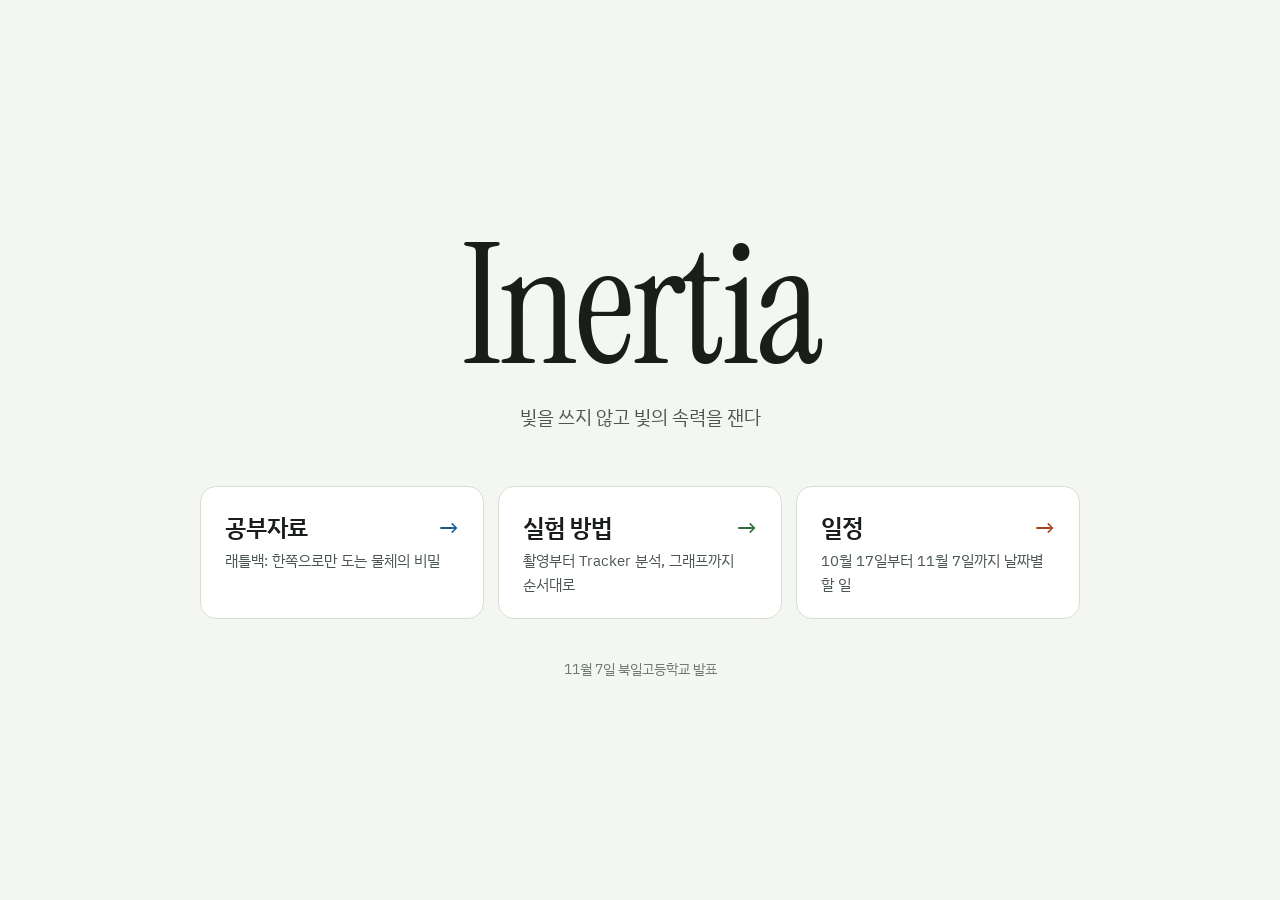
<file: index.html>
<!DOCTYPE html>
<html lang="ko">
<head>
<meta charset="utf-8">
<meta name="viewport" content="width=device-width,initial-scale=1,viewport-fit=cover">
<title>Inertia</title>
<meta name="description" content="빛을 쓰지 않고 빛의 속력을 잰다. Inertia의 학술교류 포럼 공부자료와 준비 일정.">
<meta property="og:title" content="Inertia">
<meta property="og:description" content="빛을 쓰지 않고 빛의 속력을 잰다. 공부자료와 준비 일정.">
<meta property="og:type" content="website">
<meta name="theme-color" content="#F4F6F1" media="(prefers-color-scheme: light)">
<meta name="theme-color" content="#111510" media="(prefers-color-scheme: dark)">
<link rel="icon" href="favicon.svg" type="image/svg+xml">
<link rel="preconnect" href="https://fonts.googleapis.com">
<link rel="preconnect" href="https://fonts.gstatic.com" crossorigin>
<link rel="stylesheet" href="https://fonts.googleapis.com/css2?family=Instrument+Serif&family=IBM+Plex+Sans+KR:wght@300;400;500;600&display=swap">
<script>
  // 다른 페이지에서 고른 화면 모드(라이트/다크)를 그대로 따른다
  try { var m = localStorage.getItem('inertia-theme'); if (m) document.documentElement.setAttribute('data-theme', m); } catch (e) {}
</script>
<style>
/* 이 페이지는 다른 파일 없이 혼자 그려진다. 배경색과 글자색을 한곳에서 정한다. */
:root{
  --bg:#F4F6F1; --card:#FFFFFF; --ink:#191E1A; --ink2:#4B564F; --ink3:#6F7A72; --rule:#D9DED5;
  --blue:#1B5A8B; --rust:#A6411B; --green:#2F6B3A;
  --sans:'IBM Plex Sans KR',system-ui,-apple-system,'Apple SD Gothic Neo','Malgun Gothic',sans-serif;
  --display:'Instrument Serif','Times New Roman',serif;
}
@media (prefers-color-scheme:dark){
  :root:not([data-theme="light"]){
    --bg:#111510; --card:#191E1A; --ink:#ECEFE9; --ink2:#B4BDB6; --ink3:#8E978F; --rule:#2E352F;
    --blue:#7DBBE8; --rust:#EE9A76; --green:#8FCB95;
  }
}
:root[data-theme="dark"]{
  --bg:#111510; --card:#191E1A; --ink:#ECEFE9; --ink2:#B4BDB6; --ink3:#8E978F; --rule:#2E352F;
  --blue:#7DBBE8; --rust:#EE9A76; --green:#8FCB95;
}
*{box-sizing:border-box}
html,body{margin:0;background:var(--bg);color:var(--ink)}
body{font-family:var(--sans);font-weight:400;-webkit-text-size-adjust:100%;word-break:keep-all}

.home{min-height:100vh;min-height:100svh;display:flex;flex-direction:column;align-items:center;justify-content:center;text-align:center;padding:48px 20px}
.wordmark{font-family:var(--display);font-weight:400;font-size:clamp(84px,17vw,168px);line-height:1;letter-spacing:-.02em;margin:0;color:var(--ink)}
.tag{margin:14px 0 0;font-size:clamp(16px,2.4vw,19px);color:var(--ink2)}

.choices{display:grid;grid-template-columns:repeat(3,minmax(0,1fr));gap:14px;width:100%;max-width:880px;margin-top:clamp(36px,7vh,56px)}
.choice{
  --ac:var(--blue);
  display:flex;flex-direction:column;align-items:flex-start;gap:6px;
  padding:24px 24px 22px;text-align:left;
  background:var(--card);border:1px solid var(--rule);border-radius:16px;
  color:var(--ink);text-decoration:none;
  transition:border-color .2s ease,transform .2s ease;
}
.choice.plan{--ac:var(--rust)}
.choice.exp{--ac:var(--green)}
.choice:hover,.choice:focus-visible{border-color:var(--ac);transform:translateY(-2px)}
.choice:focus-visible{outline:2px solid var(--ac);outline-offset:3px}
.choice .t{display:flex;align-items:center;justify-content:space-between;width:100%;font-size:24px;font-weight:600;letter-spacing:-.01em}
.choice .t::after{content:"\2192";font-weight:400;color:var(--ac);transition:transform .2s ease}
.choice:hover .t::after,.choice:focus-visible .t::after{transform:translateX(4px)}
.choice .d{font-size:15px;line-height:1.55;color:var(--ink2)}

.meta{margin:clamp(28px,5vh,40px) 0 0;font-size:14px;color:var(--ink3)}
.meta b{font-weight:600;color:var(--ink)}

.home>*{animation:in .6s ease both}
.home>.tag{animation-delay:.08s}
.home>.choices{animation-delay:.16s}
.home>.meta{animation-delay:.24s}
@keyframes in{from{opacity:0;transform:translateY(8px)}to{opacity:1;transform:none}}
@media (prefers-reduced-motion:reduce){.home>*{animation:none}.choice,.choice .t::after{transition:none}}
@media (max-width:760px){
  .choices{grid-template-columns:1fr;max-width:600px}
}
@media (max-width:520px){
  .choices{grid-template-columns:1fr}
  .choice{padding:20px}
}
</style>
</head>
<body>
<main class="home">
  <h1 class="wordmark">Inertia</h1>
  <p class="tag">빛을 쓰지 않고 빛의 속력을 잰다</p>

  <nav class="choices" aria-label="보고 싶은 자료 고르기">
    <a class="choice study" href="study.html">
      <span class="t">공부자료</span>
      <span class="d">래틀백: 한쪽으로만 도는 물체의 비밀</span>
    </a>
    <a class="choice exp" href="experiment.html">
      <span class="t">실험 방법</span>
      <span class="d">촬영부터 Tracker 분석, 그래프까지 순서대로</span>
    </a>
    <a class="choice plan" href="schedule.html">
      <span class="t">일정</span>
      <span class="d">10월 17일부터 11월 7일까지 날짜별 할 일</span>
    </a>
  </nav>

  <p class="meta">11월 7일 북일고등학교 발표 <b id="dday"></b></p>
</main>
<script>
  (function () {
    var t = new Date(), a = Date.UTC(t.getFullYear(), t.getMonth(), t.getDate()), b = Date.UTC(2026, 10, 7);
    var n = Math.round((b - a) / 864e5);
    document.getElementById('dday').textContent = n > 0 ? '· D-' + n : (n === 0 ? '· 오늘' : '');
  })();
</script>
</body>
</html>
</file>
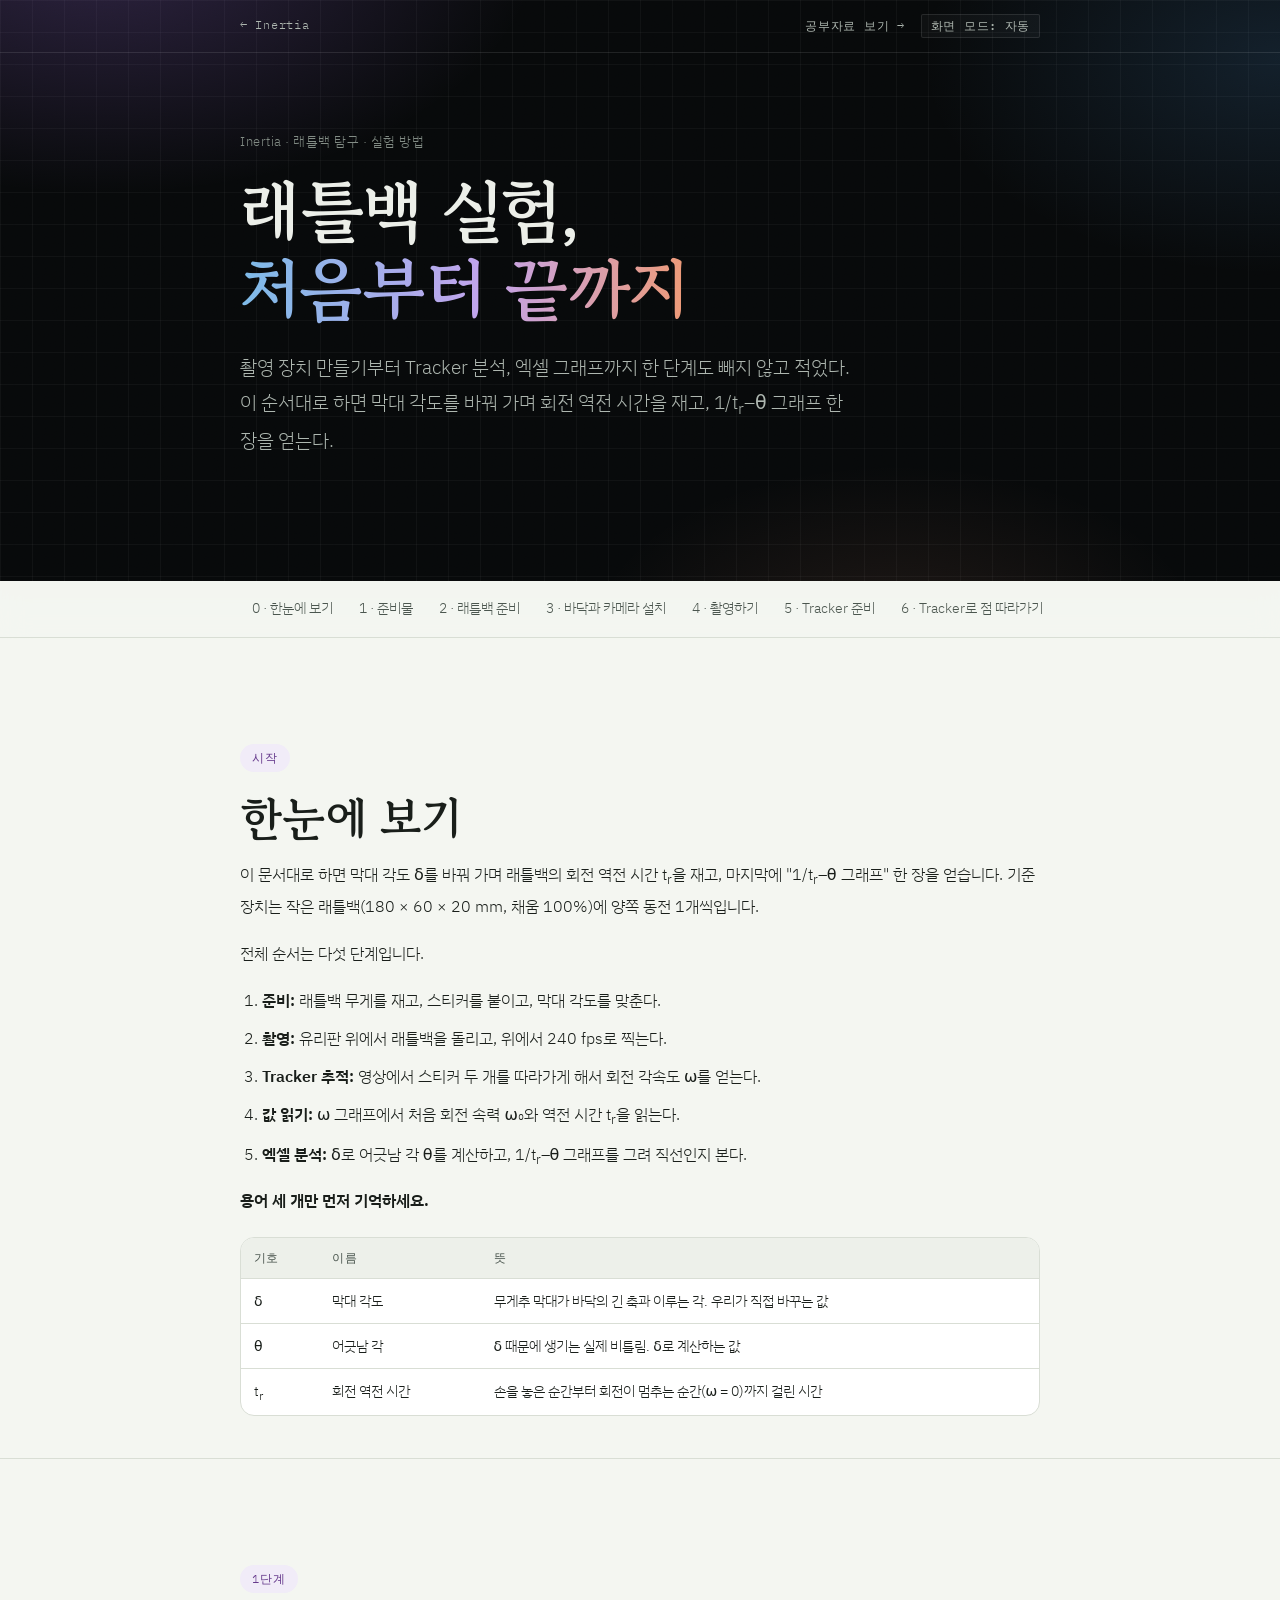
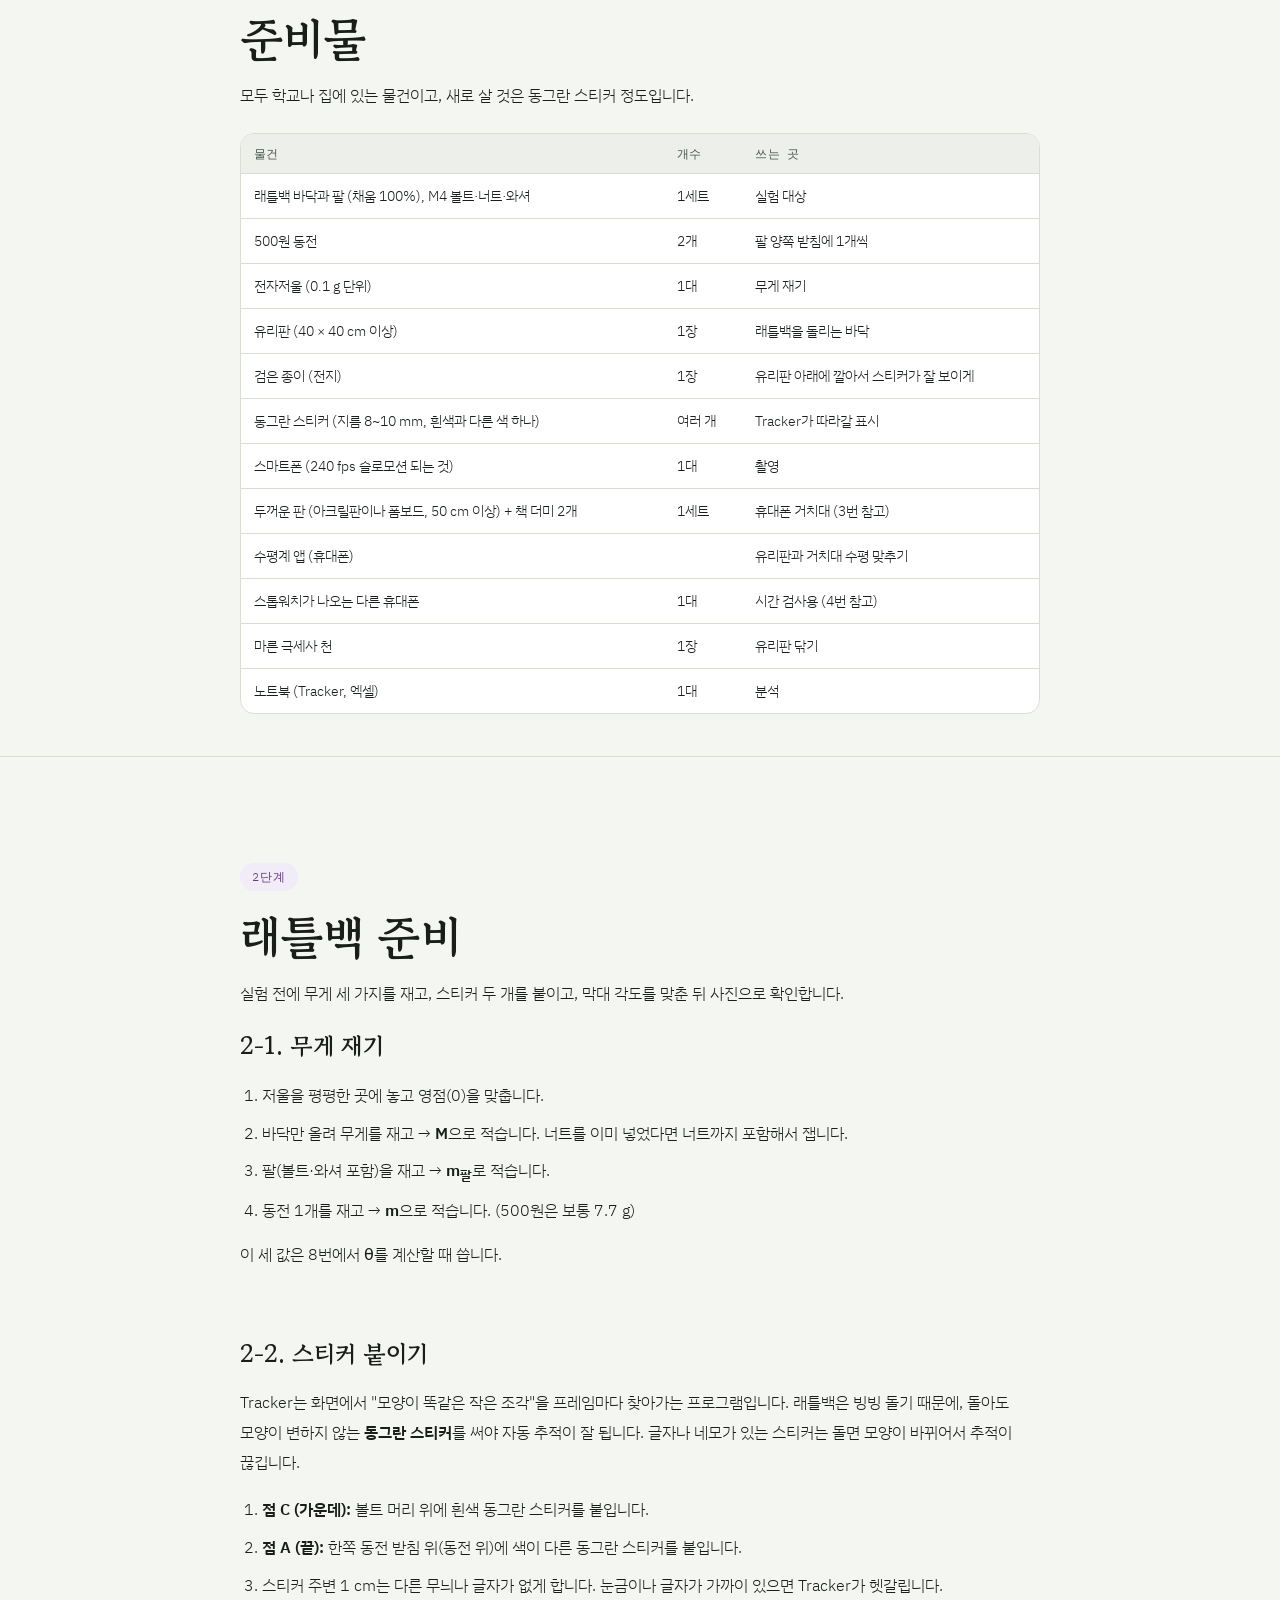
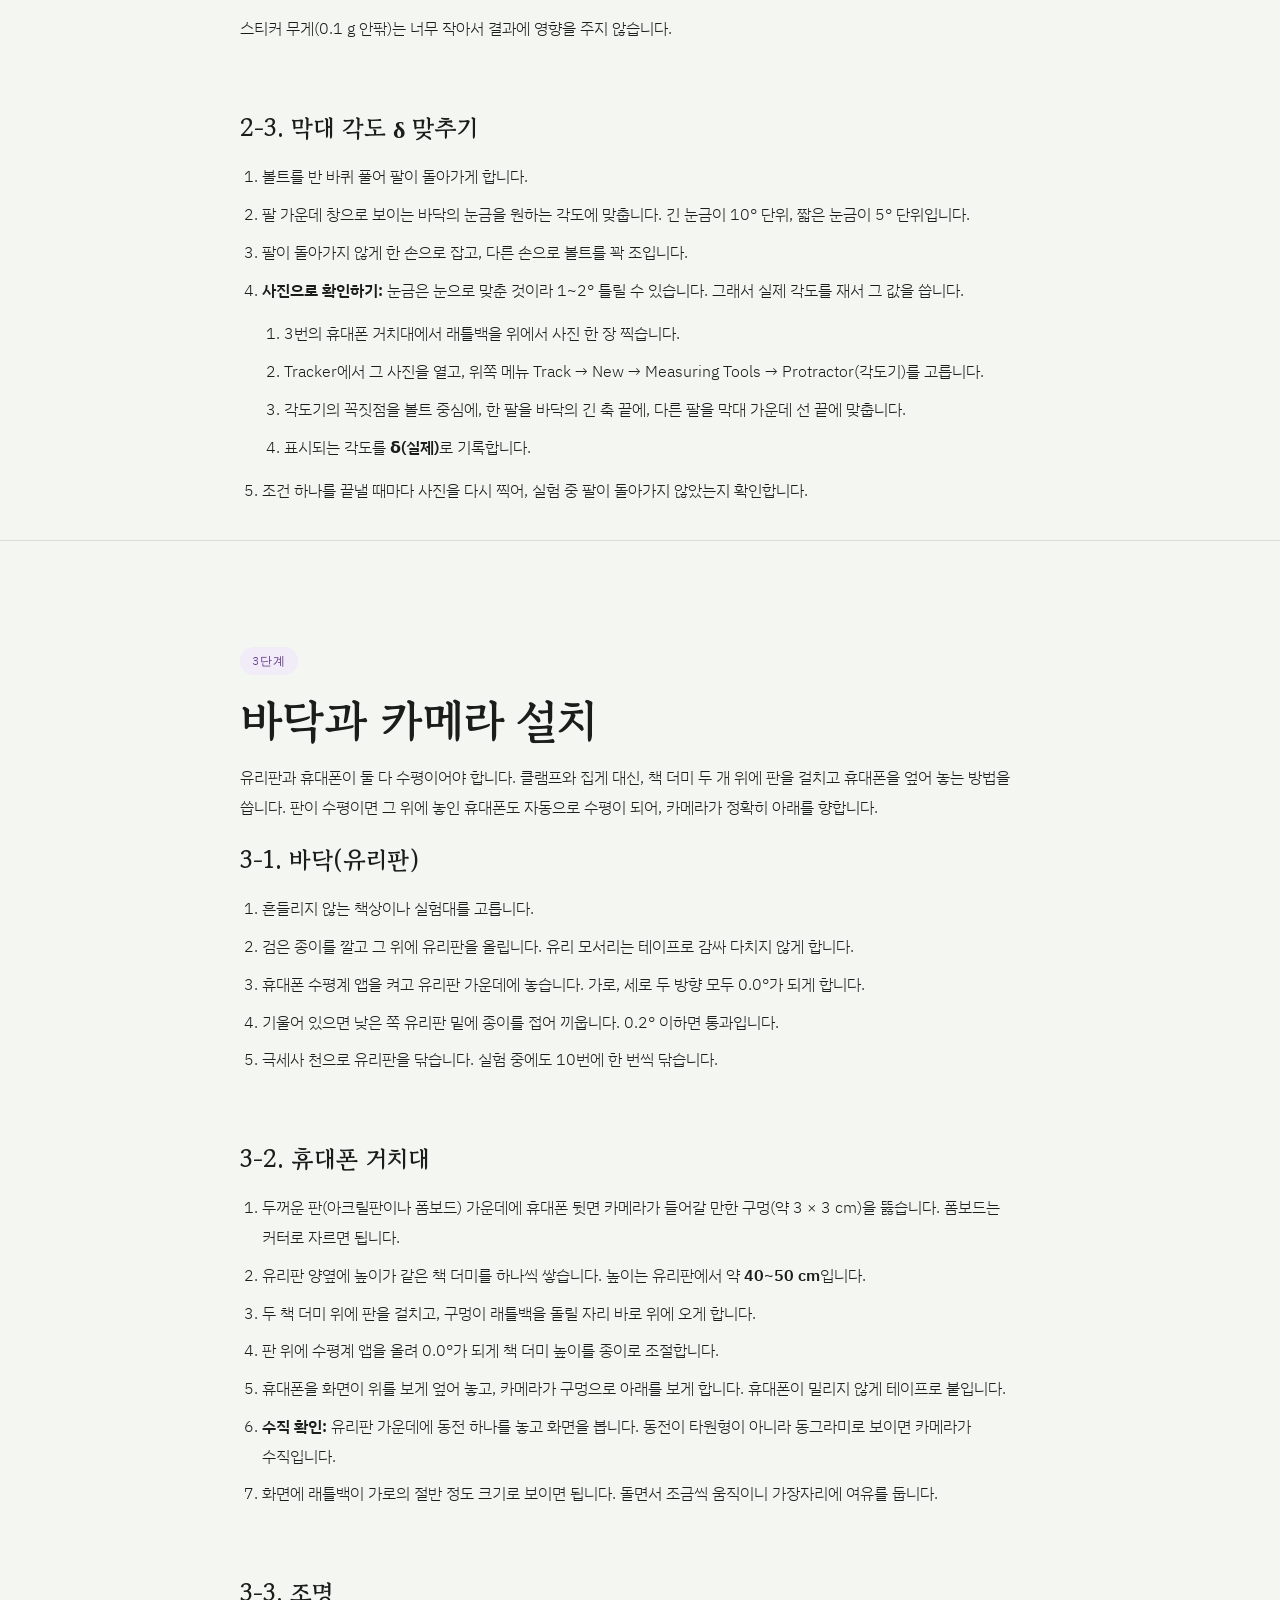
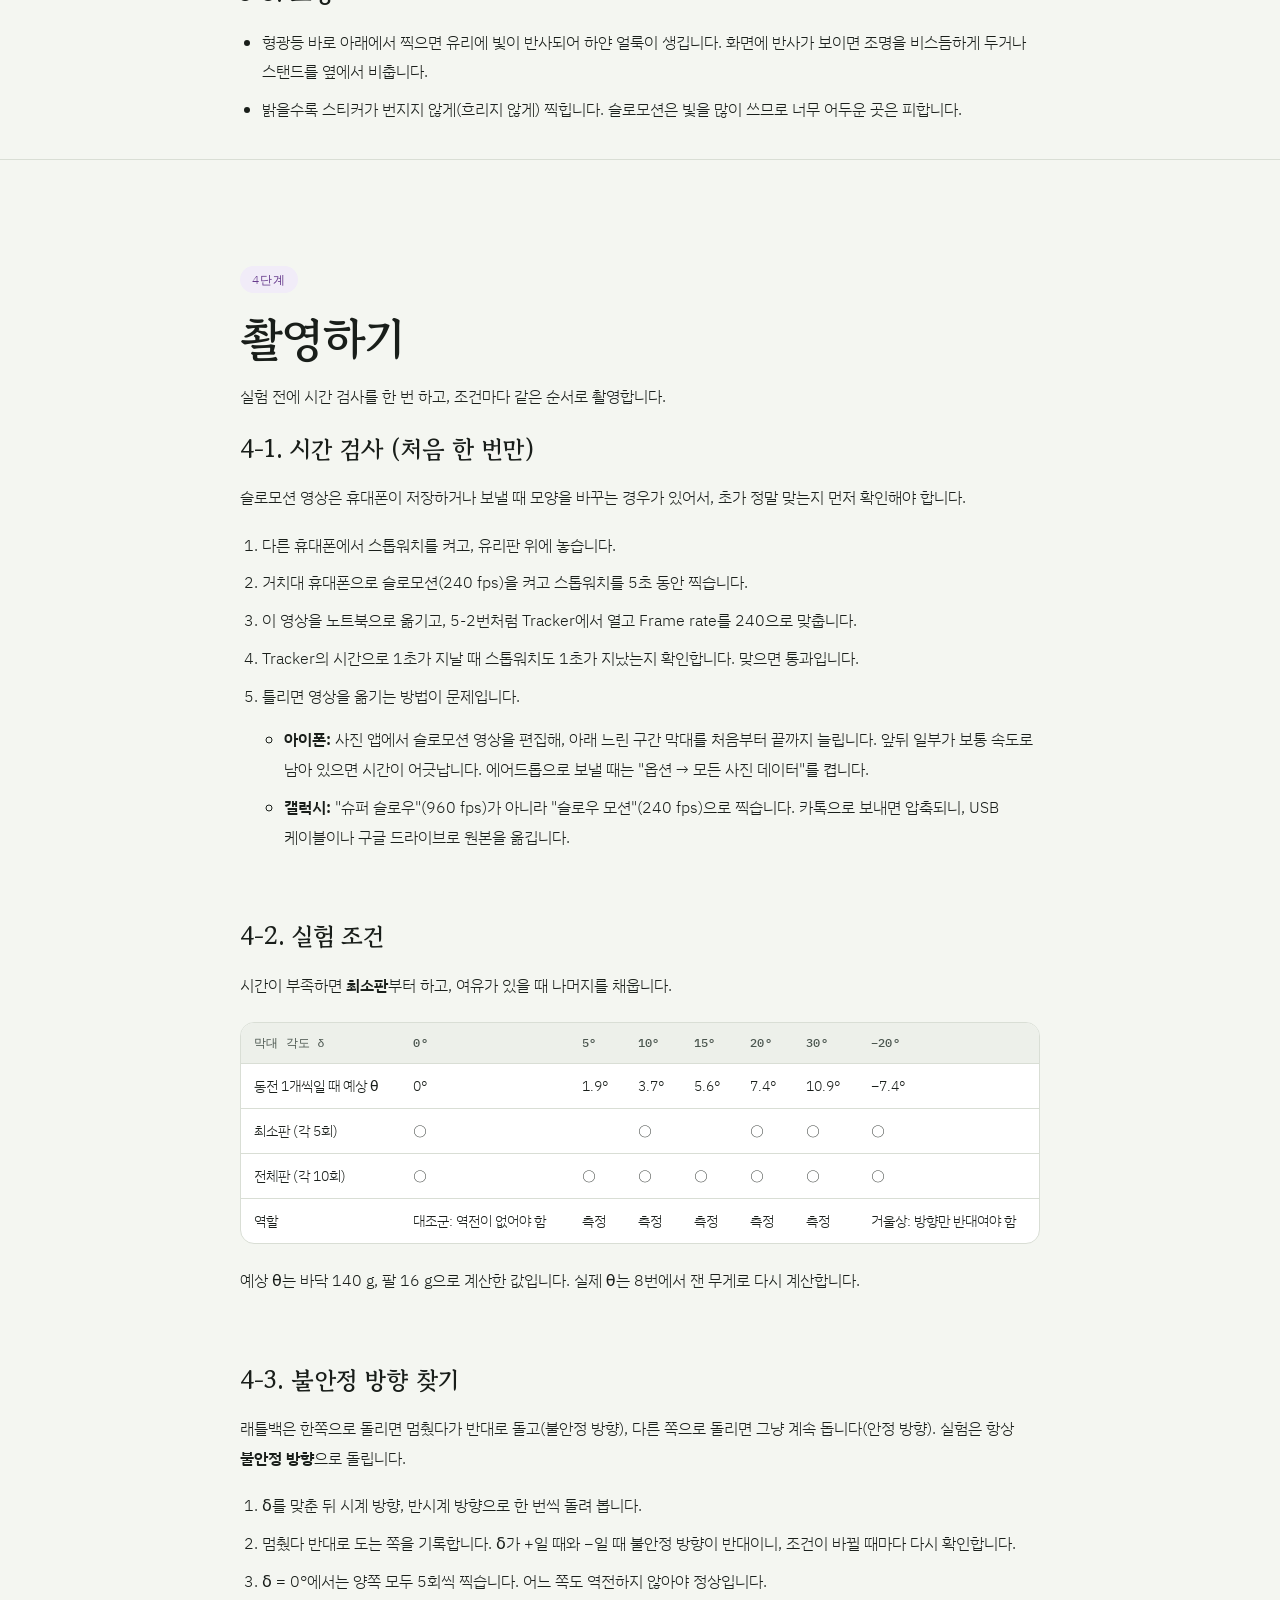
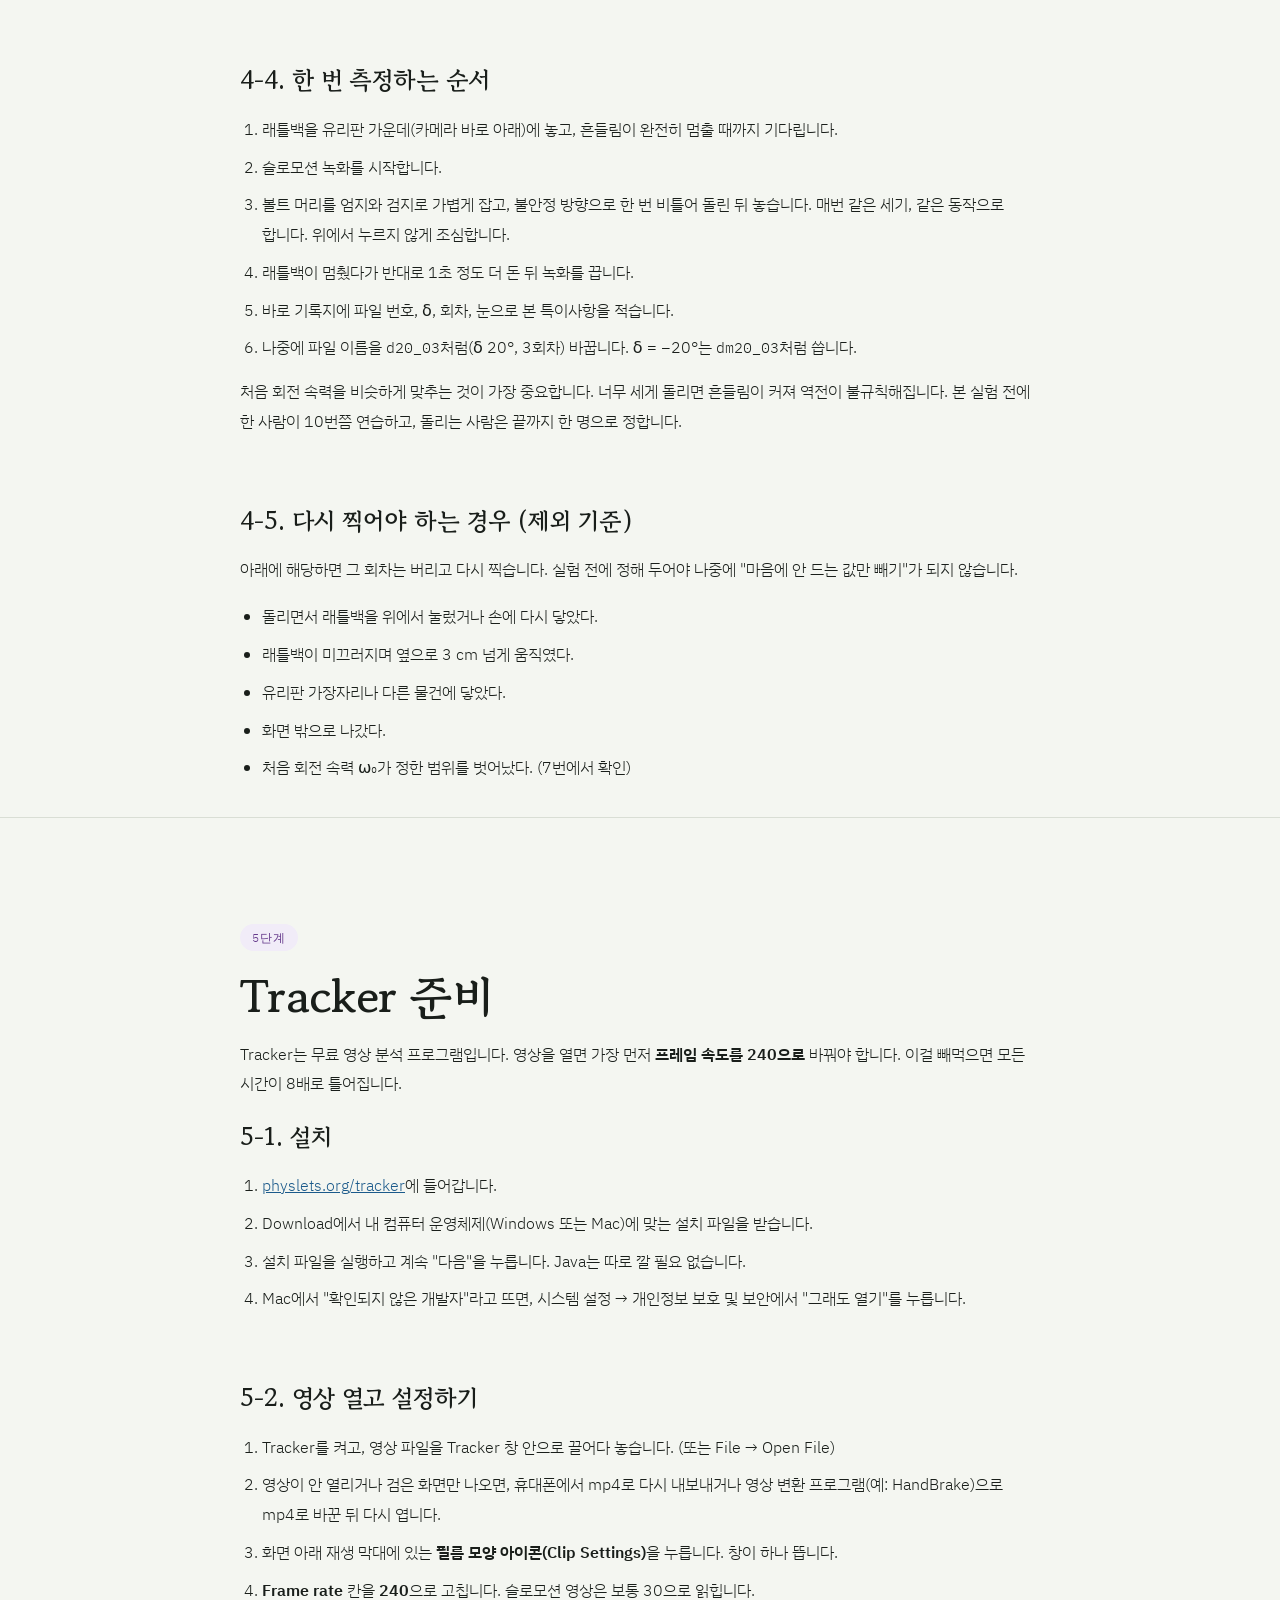
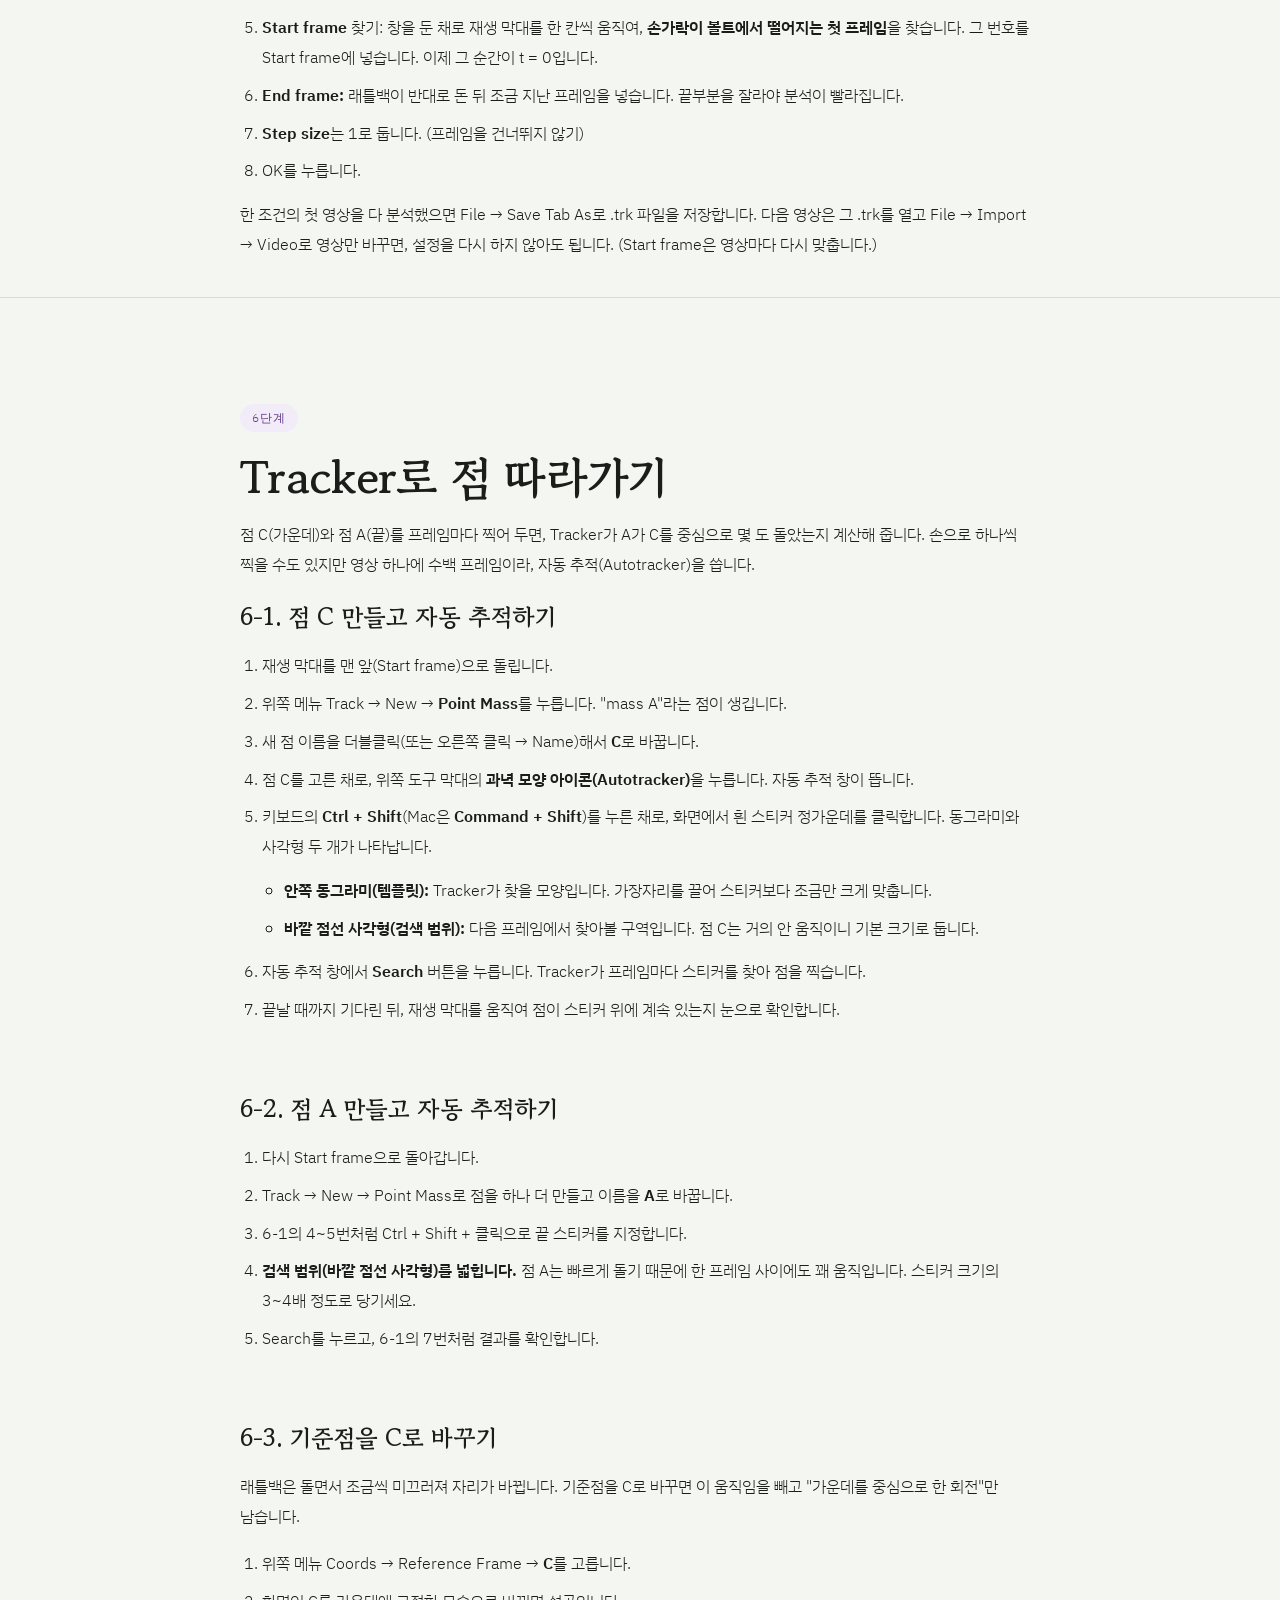
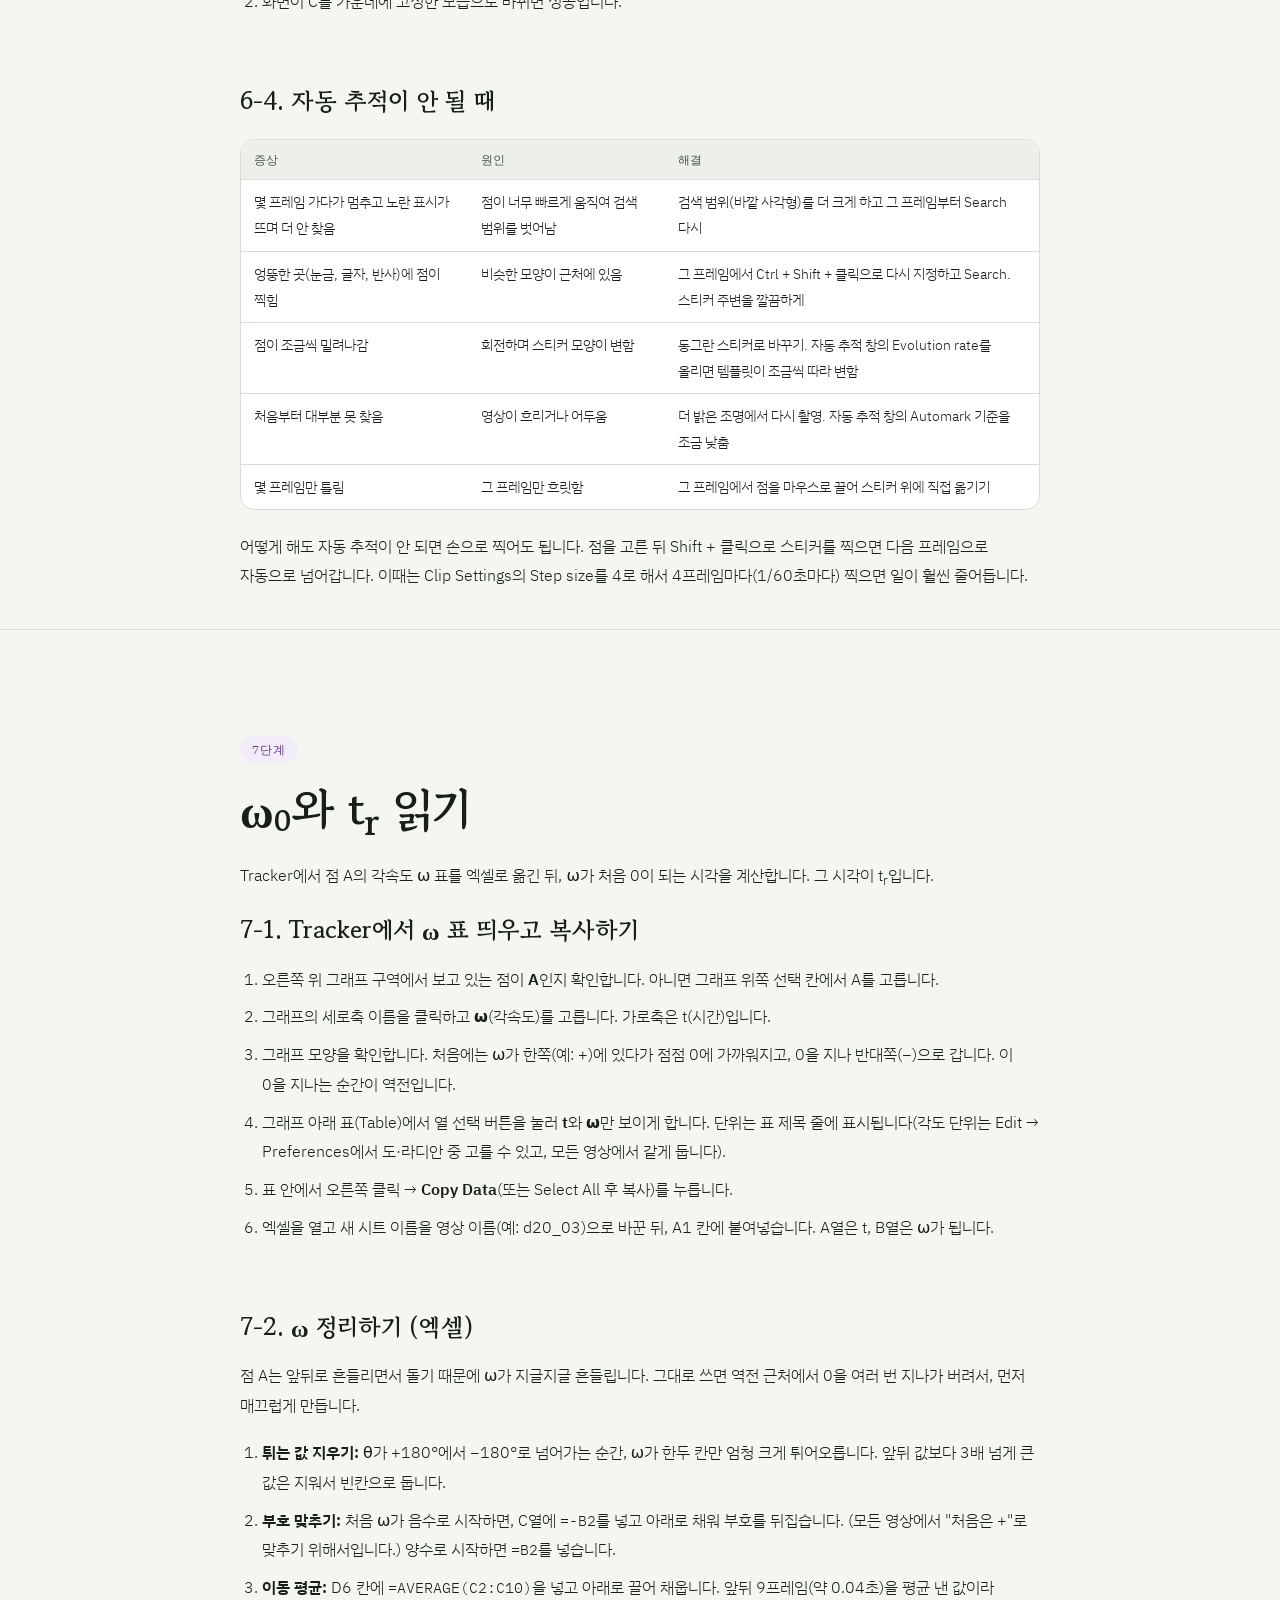
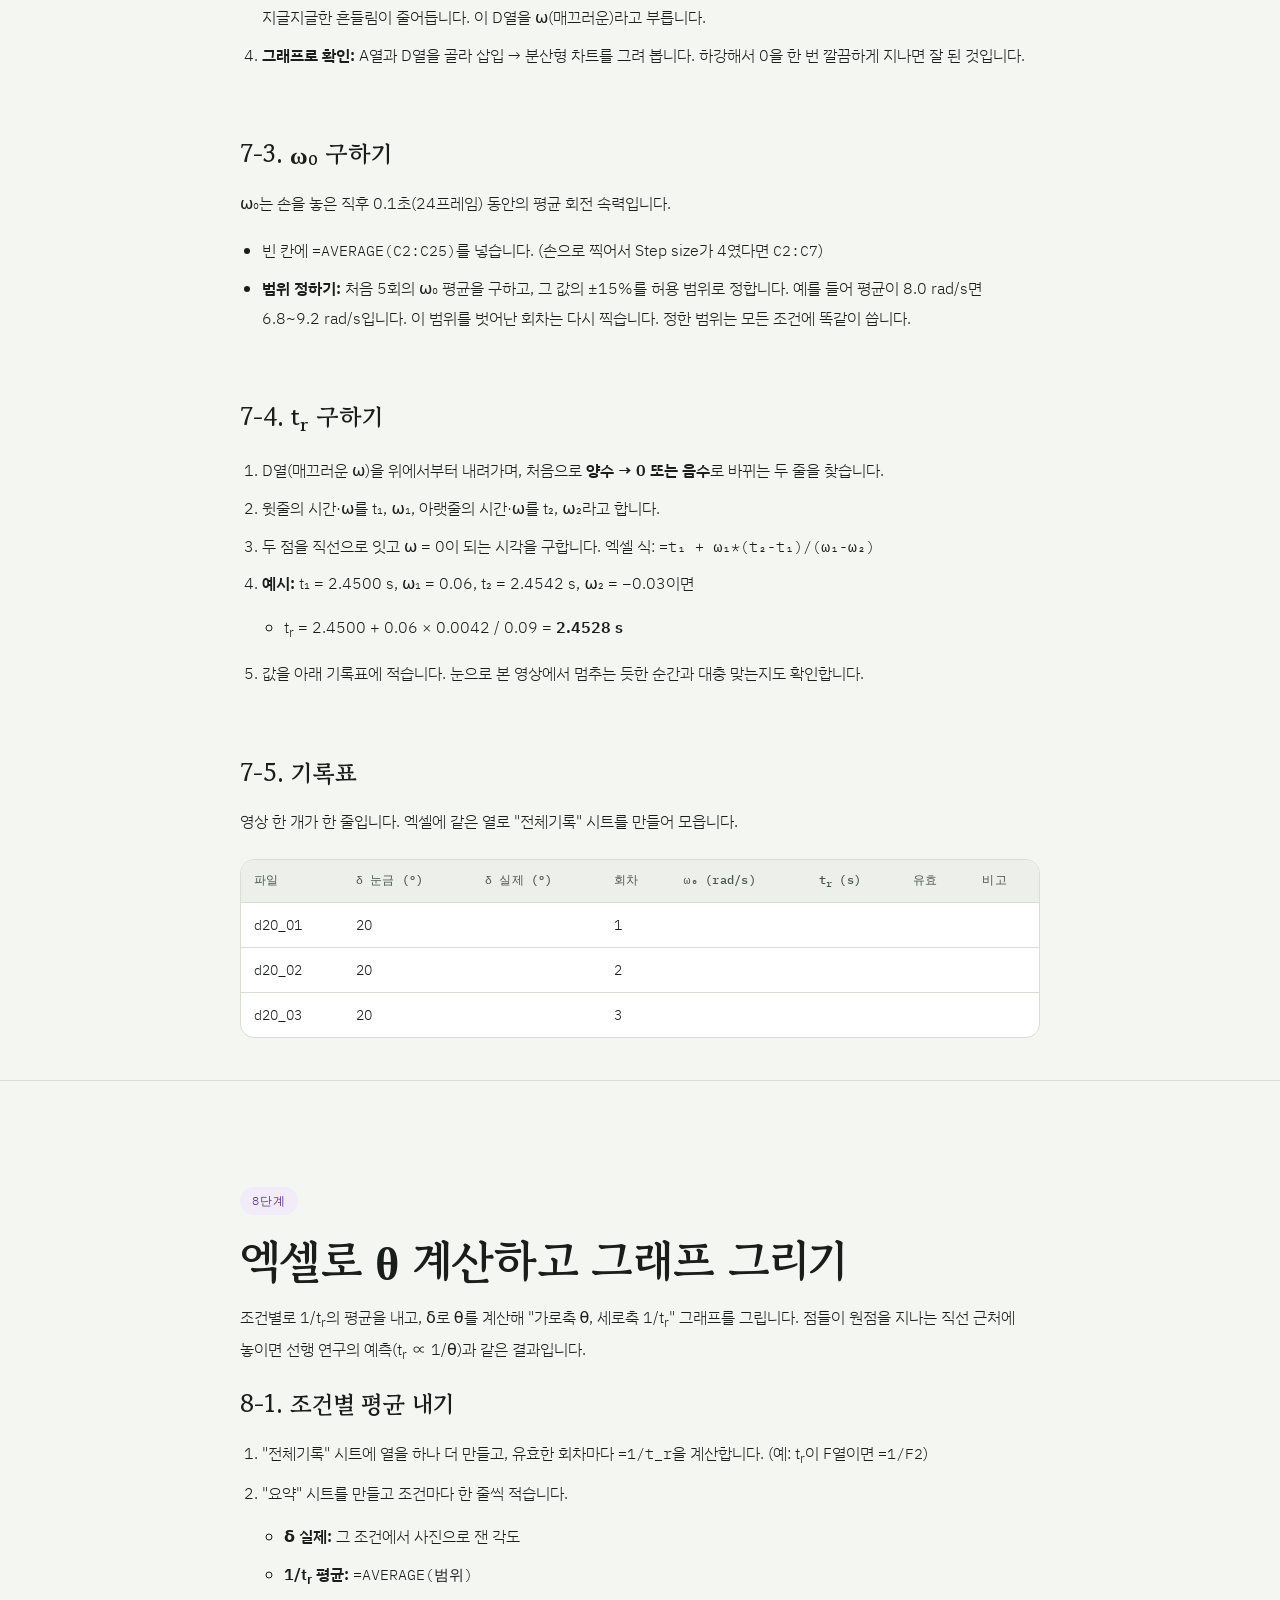
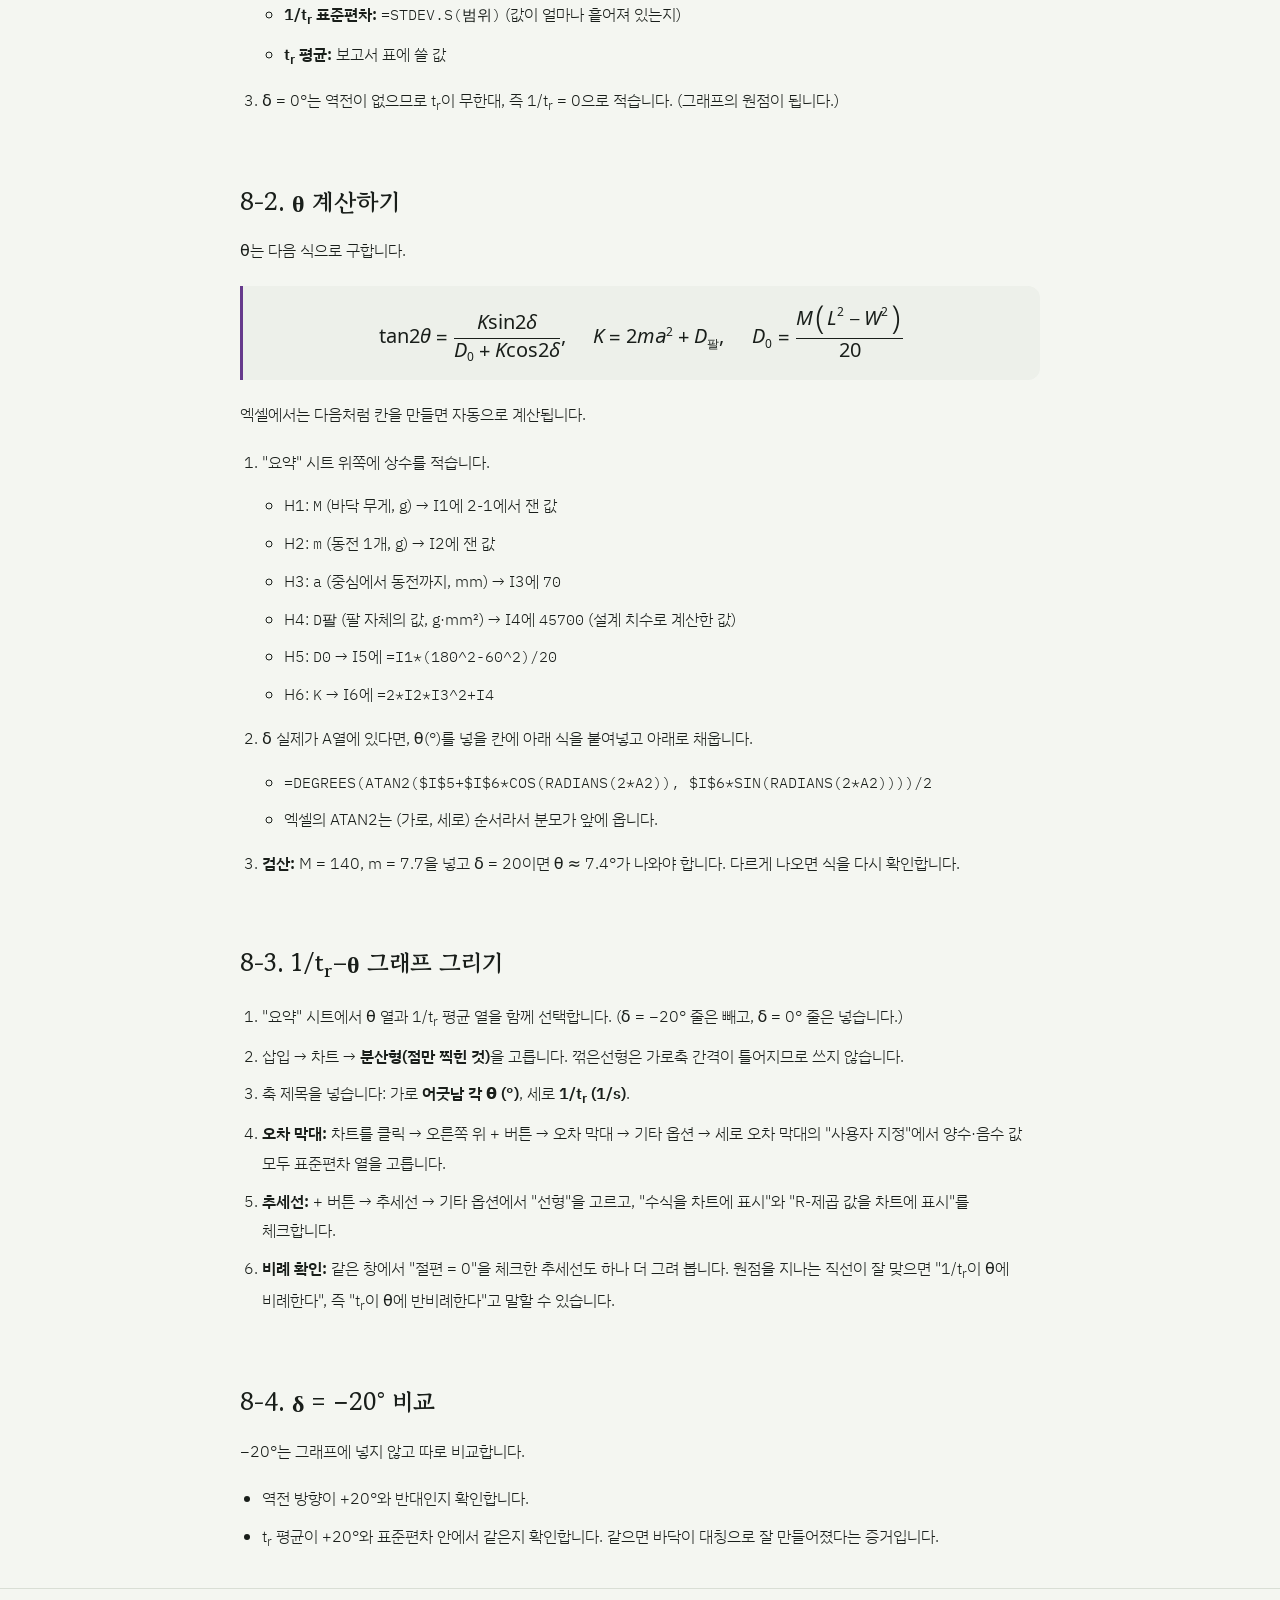
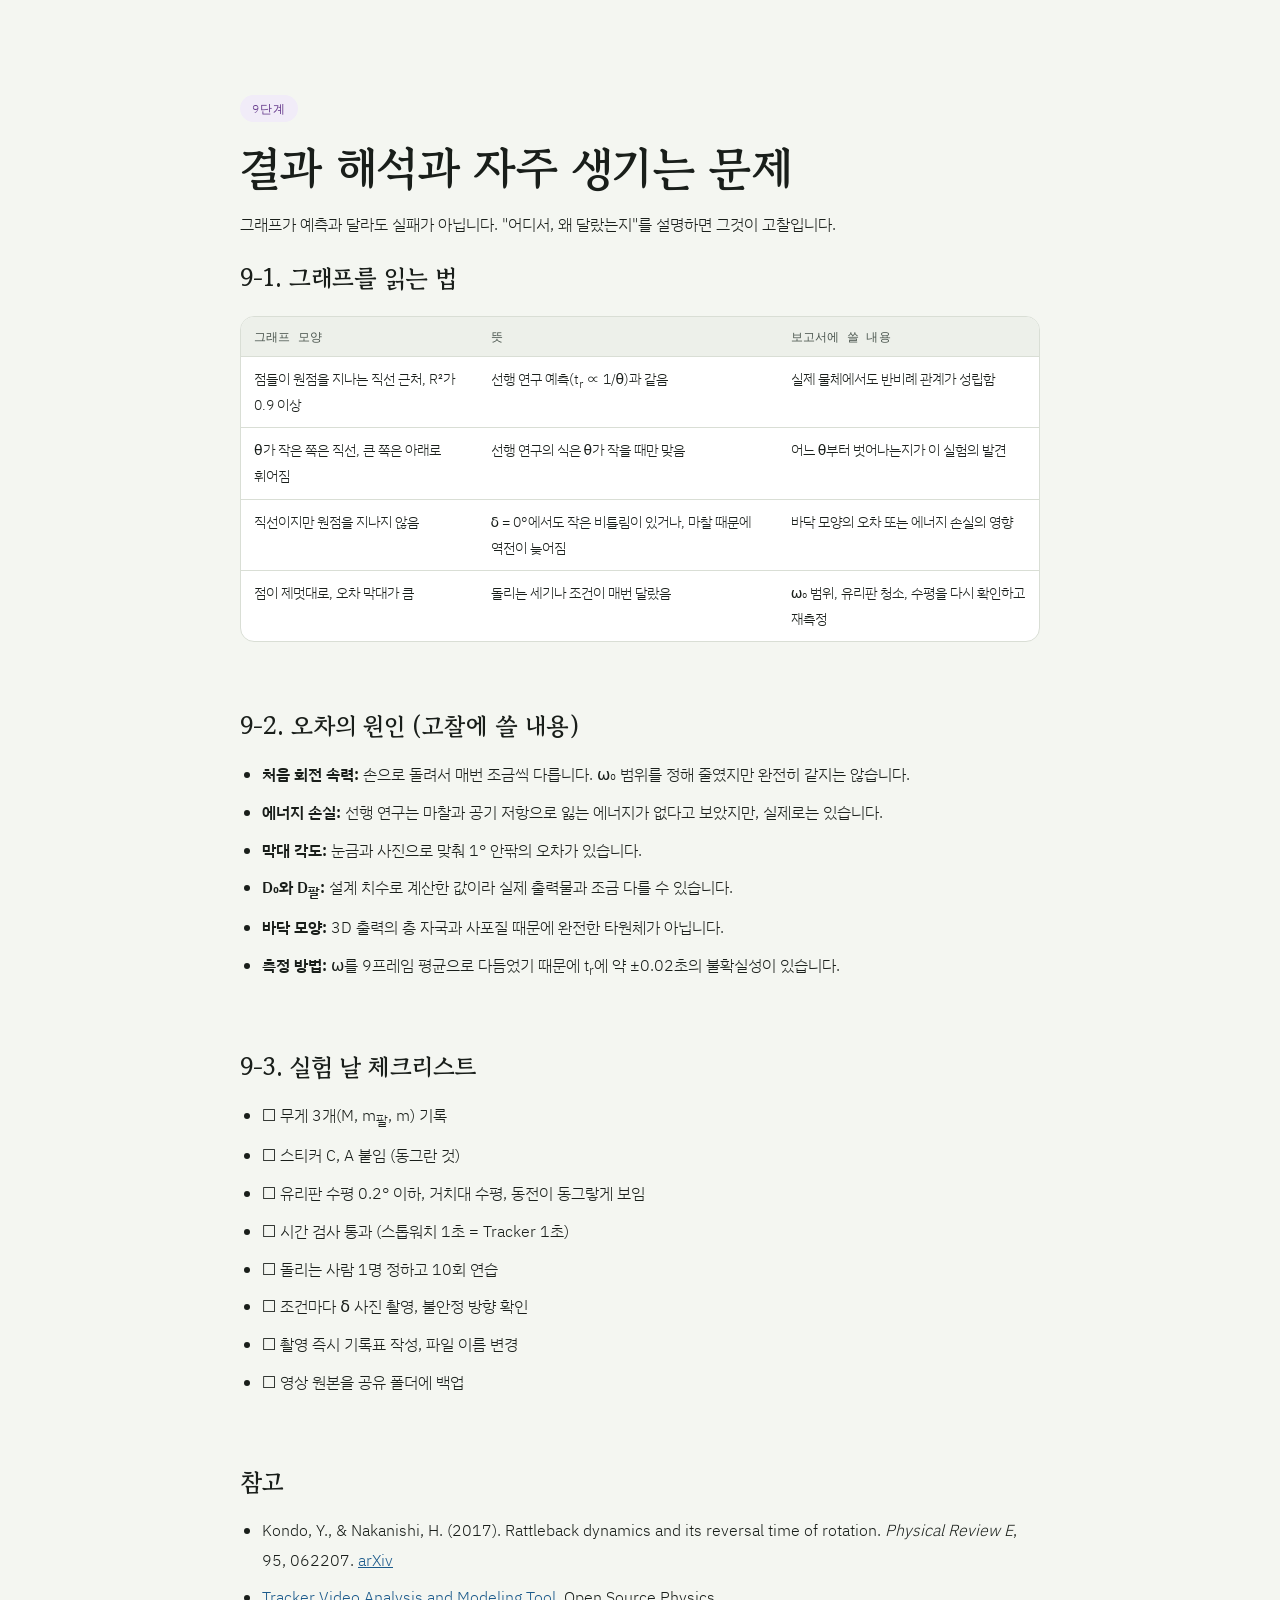
<file: experiment.html>
<!DOCTYPE html>
<html lang="ko">
<head>
<meta charset="utf-8">
<meta name="viewport" content="width=device-width,initial-scale=1">
<link rel="icon" href="favicon.svg" type="image/svg+xml">
<script src="site.js?v=20261001b"></script>
<title>실험 방법 · Inertia</title>
<meta name="theme-color" content="#07090A">
<link rel="preconnect" href="https://fonts.googleapis.com">
<link rel="preconnect" href="https://fonts.gstatic.com" crossorigin>
<link rel="stylesheet" href="https://fonts.googleapis.com/css2?family=Instrument+Serif&family=Noto+Sans+Math&family=Gowun+Batang:wght@400;700&family=IBM+Plex+Sans+KR:wght@300;400;500;600&family=IBM+Plex+Mono:wght@400;500&display=swap">
<link rel="stylesheet" href="site.css?v=20261001b">
<style>
*{box-sizing:border-box}
:root{
  --paper:#F4F6F1; --card:#FFFFFF; --sunk:#EDF0EA;
  --ink:#191E1A; --ink2:#4B564F; --ink3:#7E8880;
  --rule:#D9DED5; --grid:#E4E9DF;
  --elec:#1B5A8B; --mag:#A6411B; --light:#663A8C;
  --elecw:#E9F1F7; --magw:#FAEEE8; --lightw:#F1ECF8;
  --warn:#7E5806; --warnw:#FAF3E0;
  --sans:'IBM Plex Sans KR',system-ui,-apple-system,'Apple SD Gothic Neo','Malgun Gothic',sans-serif;
  --serif:'Gowun Batang','Apple SD Gothic Neo',serif;
  --mono:'IBM Plex Mono',SFMono-Regular,Consolas,monospace;
}
@media (prefers-color-scheme:dark){
  :root:not([data-theme="light"]){
    color-scheme:dark;
    --paper:#111510; --card:#191E1A; --sunk:#141813;
    --ink:#E9ECE6; --ink2:#A7B1A9; --ink3:#78827B;
    --rule:#2A312B; --grid:#1D231D;
    --elec:#78B6E3; --mag:#E79471; --light:#B998DF;
    --elecw:#15232E; --magw:#2B1C14; --lightw:#221B2F;
    --warn:#D6A63C; --warnw:#28210F;
  }
}
:root[data-theme="dark"]{
  color-scheme:dark;
  --paper:#111510; --card:#191E1A; --sunk:#141813;
  --ink:#E9ECE6; --ink2:#A7B1A9; --ink3:#78827B;
  --rule:#2A312B; --grid:#1D231D;
  --elec:#78B6E3; --mag:#E79471; --light:#B998DF;
  --elecw:#15232E; --magw:#2B1C14; --lightw:#221B2F;
  --warn:#D6A63C; --warnw:#28210F;
}
body{margin:0;background:var(--paper);color:var(--ink);font-family:var(--sans);font-weight:300;font-size:16px;line-height:1.78;-webkit-text-size-adjust:100%}
.wrap{max-width:840px;margin:0 auto;padding-inline:20px}
p{margin:0 0 1em}
a{color:var(--elec)}
strong{font-weight:600}
h1,h2,h3,h4{font-family:var(--serif);font-weight:700;text-wrap:balance;line-height:1.35;margin:0}
code,.num{font-family:var(--mono);font-size:.92em;font-variant-numeric:tabular-nums}

/* ---------- hero ---------- */
.hero{padding-block:0 clamp(52px,8vw,88px)}
.eyebrow{font-family:var(--mono);font-size:11.5px;letter-spacing:.16em;text-transform:uppercase;color:var(--ink3);margin:0 0 14px}
.hero h1{font-size:clamp(28px,6.4vw,46px);letter-spacing:-.01em;margin-bottom:16px}
.hero .lede{font-size:clamp(16px,2.6vw,18.5px);color:var(--ink2);max-width:36em;margin-bottom:26px}
.formula-hero{display:inline-block;font-family:var(--mono);font-size:clamp(17px,4.2vw,25px);color:var(--light);border:1px solid var(--light);border-radius:2px;padding:11px 20px;background:var(--lightw)}
.howto{margin-top:30px;border-top:1px solid var(--rule);padding-top:22px;display:grid;gap:14px;grid-template-columns:repeat(auto-fit,minmax(210px,1fr))}
.howto div{font-size:14px;color:var(--ink2)}
.howto b{display:block;font-family:var(--mono);font-size:11.5px;letter-spacing:.1em;color:var(--ink);text-transform:uppercase;margin-bottom:3px;font-weight:500}

/* ---------- nav ---------- */
nav{position:sticky;top:env(safe-area-inset-top,0px);z-index:20;background:var(--paper);border-bottom:1px solid var(--rule)}
nav .wrap{display:flex;gap:2px;overflow-x:auto;scrollbar-width:none;padding-block:0}
nav .wrap::-webkit-scrollbar{display:none}
nav a{flex:0 0 auto;padding:12px 11px;font-size:13px;color:var(--ink2);text-decoration:none;border-bottom:2px solid transparent;white-space:nowrap}
nav a:hover{color:var(--ink);border-bottom-color:var(--rule)}

/* ---------- sections ---------- */
section{padding-block:52px 8px;border-bottom:1px solid var(--rule)}
section:last-of-type{border-bottom:none}
.part{font-family:var(--mono);font-size:11.5px;letter-spacing:.16em;color:var(--ink3);text-transform:uppercase;margin-bottom:10px}
section>.wrap>h2{font-size:clamp(23px,4.6vw,31px);margin-bottom:8px}
.sub{color:var(--ink2);font-size:15px;margin-bottom:34px;max-width:38em}
h3{font-size:clamp(18px,3.4vw,21px);margin:42px 0 14px;padding-top:4px}
h3:first-of-type{margin-top:0}
h4{font-size:16px;font-family:var(--sans);font-weight:600;margin:26px 0 8px}

/* ---------- blocks ---------- */
.eq{font-family:var(--mono);font-size:clamp(14px,3.4vw,17px);background:var(--sunk);border-left:2px solid var(--ink3);padding:15px 18px;margin:20px 0;overflow-x:auto;line-height:1.9}
.eq .c{color:var(--ink3);font-size:.85em}
.chain{margin:22px 0;padding:0;list-style:none;counter-reset:st}
.chain li{position:relative;padding:0 0 16px 40px;border-left:1px solid var(--rule);margin-left:11px}
.chain li:last-child{border-left-color:transparent;padding-bottom:0}
.chain li::before{counter-increment:st;content:counter(st);position:absolute;left:-11px;top:1px;width:22px;height:22px;border-radius:50%;background:var(--card);border:1px solid var(--rule);font-family:var(--mono);font-size:11px;display:grid;place-items:center;color:var(--ink2)}
.chain li>.eqi{font-family:var(--mono);font-size:14.5px;display:block;margin-top:3px;color:var(--ink)}
.note{border:1px solid var(--rule);border-radius:2px;background:var(--card);padding:16px 18px;margin:22px 0;font-size:14.5px;color:var(--ink2)}
.note b{color:var(--ink)}
.note.w{background:var(--warnw);border-color:var(--warn)}
.note.w b{color:var(--warn)}
.note.e{background:var(--elecw);border-color:var(--elec)}
.note.e b{color:var(--elec)}
.note.m{background:var(--magw);border-color:var(--mag)}
.note.m b{color:var(--mag)}
.tagline{font-family:var(--mono);font-size:11px;letter-spacing:.1em;text-transform:uppercase;display:block;margin-bottom:6px}
ul.plain,ol.plain{margin:14px 0;padding-left:22px}
ul.plain li,ol.plain li{margin-bottom:8px}
.kv{display:grid;grid-template-columns:auto 1fr;gap:6px 16px;font-size:14.5px;margin:18px 0}
.kv dt{font-family:var(--mono);color:var(--ink2);white-space:nowrap}
.kv dd{margin:0}

/* ---------- table ---------- */
.tw{overflow-x:auto;margin:22px 0;border:1px solid var(--rule);border-radius:2px;background:var(--card)}
table{border-collapse:collapse;width:100%;font-size:14px;min-width:min(100%,420px)}
th,td{text-align:left;padding:9px 13px;border-bottom:1px solid var(--rule);vertical-align:top}
thead th{font-family:var(--mono);font-size:11.5px;letter-spacing:.06em;text-transform:uppercase;color:var(--ink2);font-weight:500;background:var(--sunk);white-space:nowrap}
tbody tr:last-child td{border-bottom:none}
td.n,th.n{font-family:var(--mono);font-variant-numeric:tabular-nums;text-align:right}

/* ---------- figures ---------- */
figure{margin:30px 0;padding:0}
figure svg{display:block;width:100%;max-width:100%;height:auto;
  background-color:var(--card);
  background-image:linear-gradient(var(--grid) 1px,transparent 1px),linear-gradient(90deg,var(--grid) 1px,transparent 1px);
  background-size:22px 22px;
  border:1px solid var(--rule);border-radius:2px}
figcaption{font-size:13.5px;color:var(--ink3);margin-top:9px;line-height:1.65}
figcaption b{color:var(--ink2);font-family:var(--mono);font-size:11.5px;letter-spacing:.06em;margin-right:6px}
svg text{fill:var(--ink);font-family:var(--mono);font-size:12px}
svg .sm{font-size:10.5px;fill:var(--ink3)}
svg .lb{font-size:12.5px}
svg .bg{fill:var(--card);stroke:var(--rule)}
svg .sunk{fill:var(--sunk);stroke:var(--rule)}
svg .k{stroke:var(--ink);fill:none;stroke-width:1.4}
svg .kt{stroke:var(--ink2);fill:none;stroke-width:1}
svg .kd{stroke:var(--ink3);fill:none;stroke-width:1;stroke-dasharray:4 3}
svg .fk{fill:var(--ink)}
svg .E{stroke:var(--elec);fill:none;stroke-width:1.6}
svg .Ef{fill:var(--elec)}
svg .Eb{fill:var(--elecw);stroke:var(--elec);stroke-width:1.2}
svg .M{stroke:var(--mag);fill:none;stroke-width:1.6}
svg .Mf{fill:var(--mag)}
svg .Mb{fill:var(--magw);stroke:var(--mag);stroke-width:1.2}
svg .L{stroke:var(--light);fill:none;stroke-width:1.6}
svg .Lf{fill:var(--light)}
svg .Lb{fill:var(--lightw);stroke:var(--light);stroke-width:1.2}

/* ---------- qa ---------- */
.qa{border-top:1px solid var(--rule);padding:18px 0}
.qa:last-child{border-bottom:1px solid var(--rule)}
.qa .q{font-weight:500;font-size:15.5px;display:flex;gap:11px;align-items:baseline}
.qa .q i{font-family:var(--mono);font-style:normal;font-size:12px;color:var(--ink3);flex:0 0 auto}
.qa .a{font-size:14.5px;color:var(--ink2);margin:8px 0 0 27px}
.lvl{font-family:var(--mono);font-size:11px;letter-spacing:.14em;text-transform:uppercase;color:var(--ink3);margin:34px 0 4px;padding-bottom:6px}

/* ---------- checklist ---------- */
.days{display:grid;gap:0;margin:22px 0;border:1px solid var(--rule);border-radius:2px;background:var(--card)}
.day{display:grid;grid-template-columns:76px 1fr;gap:0;border-bottom:1px solid var(--rule)}
.day:last-child{border-bottom:none}
.day>b{font-family:var(--mono);font-size:12px;font-weight:500;color:var(--ink2);background:var(--sunk);padding:13px 12px;border-right:1px solid var(--rule)}
.day>div{padding:13px 15px;font-size:14.5px}
.day em{font-style:normal;color:var(--ink3);font-size:13px;display:block;margin-top:3px}

pre{font-family:var(--mono);font-size:12.5px;line-height:1.66;background:var(--sunk);border:1px solid var(--rule);border-radius:2px;padding:15px 17px;overflow-x:auto;margin:20px 0;white-space:pre;color:var(--ink);tab-size:2}
pre .cm{color:var(--ink3)}
footer{padding-block:40px 60px;color:var(--ink3);font-size:13.5px;border-top:1px solid var(--rule)}
@media (max-width:560px){
  body{font-size:15.5px}
  .day{grid-template-columns:1fr}
  .day>b{border-right:none;border-bottom:1px solid var(--rule)}
}

/* ---------- 개정판 추가 ---------- */
.new{display:inline-block;font-family:var(--mono);font-size:10.5px;letter-spacing:.06em;line-height:1.5;color:var(--light);border:1px solid var(--light);border-radius:2px;padding:0 6px;margin-left:8px;vertical-align:.2em;font-weight:500;white-space:nowrap;text-transform:none}
.note.l{background:var(--lightw);border-color:var(--light)}
.note.l b{color:var(--light)}
.formulas{display:flex;flex-wrap:wrap;gap:12px;align-items:stretch}
.formulas .formula-hero{min-width:0;max-width:100%}
.formula-hero small{display:block;font-family:var(--sans);font-size:12.5px;color:var(--ink2);margin-top:5px;letter-spacing:0}
.question{font-family:var(--serif);font-weight:700;font-size:clamp(19px,3.8vw,24px);line-height:1.5;color:var(--light);border-top:1px solid var(--light);border-bottom:1px solid var(--light);padding:18px 0;margin:22px 0;text-wrap:balance}
table.mx td:not(:first-child),table.mx th:not(:first-child){text-align:center}
table.mx td.gone{color:var(--light);font-weight:500}
table.mx td.none{color:var(--ink3)}
.qa .q>span{min-width:0}
.day{grid-template-columns:96px 1fr}
thead th{text-transform:none;letter-spacing:.02em}

/* ---------- 사이트 상단 바 ---------- */
.sitebar{background:var(--paper);border-bottom:1px solid var(--rule);font-family:var(--mono);font-size:12px;letter-spacing:.06em}
.sitebar .wrap{display:flex;justify-content:space-between;gap:16px;padding-block:10px}
.sitebar a{color:var(--ink2);text-decoration:none}
.sitebar a:hover,.sitebar a:focus-visible{color:var(--ink);text-decoration:underline}
.sitebar .r{display:flex;align-items:center;gap:16px}
.tbtn{font:500 11.5px var(--mono);letter-spacing:.06em;color:var(--ink2);background:transparent;border:1px solid var(--rule);border-radius:2px;padding:3px 9px;cursor:pointer}
.tbtn:hover{color:var(--ink);border-color:var(--ink3)}

/* ---------- 2026.10 디자인 손질 ---------- */
body{line-height:1.86;word-break:keep-all;overflow-wrap:break-word}
p{margin:0 0 1.1em}
::selection{background:var(--lightw)}

/* 머리 */
.hero .wave{top:var(--wt,40%);height:var(--wh,200px);opacity:.75}
.hero .sitebar{background:transparent;border-bottom:1px solid var(--rule);margin-bottom:clamp(40px,7vw,76px)}
.hero .sitebar .wrap{padding-block:14px}
.hero .eyebrow{letter-spacing:.08em;text-transform:none;margin-bottom:18px}
.hero h1{font-size:clamp(36px,7.2vw,68px);line-height:1.14;letter-spacing:-.02em;margin-bottom:24px}
.hero h1 .accent{background:linear-gradient(92deg,var(--elec),var(--light) 55%,var(--mag));-webkit-background-clip:text;background-clip:text;color:transparent}
.hero .lede{font-size:clamp(16px,2.2vw,19px);line-height:1.85;color:var(--ink2);max-width:33em;margin-bottom:34px}
.hero .formulas{gap:14px}
.hero .formula-hero{background:rgba(195,164,236,.07);border:1px solid rgba(195,164,236,.34);border-radius:16px;padding:16px 22px 14px;-webkit-backdrop-filter:blur(10px);backdrop-filter:blur(10px);box-shadow:0 22px 50px -26px rgba(195,164,236,.6)}
.hero .formula-hero small{color:var(--ink2)}
.hero .howto{border-top:0;padding-top:0;margin-top:34px;gap:12px;grid-template-columns:repeat(auto-fit,minmax(230px,1fr))}
.hero .howto div{background:rgba(255,255,255,.03);border:1px solid var(--rule);border-radius:14px;padding:14px 16px;line-height:1.65;color:var(--ink2)}
.hero .howto b{font:600 14px var(--sans);letter-spacing:0;text-transform:none;color:var(--ink);margin-bottom:4px}

/* 목차 막대 */
nav{background:var(--paper);background:color-mix(in srgb,var(--paper) 84%,transparent);-webkit-backdrop-filter:saturate(1.5) blur(14px);backdrop-filter:saturate(1.5) blur(14px)}
nav a{font-size:13.5px;padding:14px 12px 12px;transition:color .2s ease,border-color .2s ease}
nav a.on{color:var(--ink);font-weight:500;border-bottom-color:var(--light)}

/* 부와 절 */
section{padding-block:clamp(60px,9vw,104px) 20px;scroll-margin-top:40px}
.part{display:inline-flex;align-items:center;gap:8px;letter-spacing:.1em;color:var(--light);background:var(--lightw);border-radius:999px;padding:3px 12px;margin-bottom:18px}
.part .new{margin-left:0}
section>.wrap>h2{font-size:clamp(29px,5.6vw,46px);line-height:1.18;letter-spacing:-.015em;margin-bottom:16px}
.sub{font-size:16.5px;line-height:1.8;margin-bottom:44px;max-width:36em}
h3{font-size:clamp(19.5px,3.4vw,24px);margin:64px 0 18px;scroll-margin-top:64px;position:relative}
h3 .no{display:inline-block;min-width:2.6em;margin-right:.35em;font:500 .74em var(--mono);color:var(--light);vertical-align:.08em}
h3 .anchor{margin-left:.4em;font:400 .8em var(--mono);color:var(--ink3);text-decoration:none;opacity:0;transition:opacity .2s ease}
h3:hover .anchor,h3 .anchor:focus-visible{opacity:1}
h4{font-size:16.5px}

/* 상자들 */
.eq{border-left:3px solid var(--light);border-radius:0 12px 12px 0;padding:16px 20px}
.note{border:1px solid transparent;border-left:3px solid var(--ink3);border-radius:0 14px 14px 0;background:var(--sunk);padding:18px 20px;line-height:1.75}
.note.w{border-color:transparent;border-left-color:var(--warn)}
.note.e{border-color:transparent;border-left-color:var(--elec)}
.note.m{border-color:transparent;border-left-color:var(--mag)}
.note.l{border-color:transparent;border-left-color:var(--light)}
.tagline{letter-spacing:.06em;margin-bottom:8px}
.question{font-size:clamp(22px,4.4vw,32px);line-height:1.45;border:0;padding:8px 0 8px 22px;margin:28px 0;border-left:3px solid var(--light);background:linear-gradient(90deg,var(--lightw),transparent 70%)}
.tw{border-radius:14px}
thead th{background:var(--sunk)}
tbody tr:hover td{background:var(--sunk)}
figure svg{border-radius:16px}
figcaption{margin-top:12px}
.days{border-radius:14px;overflow:hidden}
pre{border-radius:12px}
.chain li::before{background:var(--paper);border-color:var(--light);color:var(--light)}

/* 예상 질문: 눌러서 답 보기 */
.qa-tools{position:sticky;top:46px;z-index:5;display:flex;flex-wrap:wrap;gap:10px;align-items:center;padding:12px 0;margin:0 0 8px;background:var(--paper)}
.qa-tools input{flex:1 1 240px;min-width:0;padding:10px 14px;border:1px solid var(--rule);border-radius:12px;background:var(--card);color:var(--ink);font:400 15px var(--sans)}
.qa-tools input::placeholder{color:var(--ink3)}
.qa-tools button{padding:9px 14px;border:1px solid var(--rule);border-radius:12px;background:var(--card);color:var(--ink);font:400 14px var(--sans);cursor:pointer}
.qa-tools button:hover{border-color:var(--ink3)}
.qa-tools .cnt{font:400 13px var(--sans);color:var(--ink3)}
.qa{padding:0}
.qa .q{padding:16px 40px 16px 0;position:relative;line-height:1.6}
.js-qa .qa .q{cursor:pointer}
.js-qa .qa .q:hover{color:var(--light)}
.js-qa .qa .q::after{content:"";position:absolute;right:8px;top:23px;width:8px;height:8px;border-right:1.5px solid var(--ink3);border-bottom:1.5px solid var(--ink3);transform:rotate(45deg);transition:transform .25s ease}
.js-qa .qa.open .q::after{transform:rotate(-135deg);top:27px}
.js-qa .qa:not(.open) .a{display:none}
.qa .a{margin:0 0 18px 27px;padding:14px 18px;background:var(--sunk);border-radius:12px;line-height:1.8}
.qa.hit .q{color:var(--ink)}
.lvl{color:var(--light);font:500 13px var(--sans);letter-spacing:.02em;text-transform:none}
.tagline{font:600 12.5px var(--sans);letter-spacing:.02em;text-transform:none}
.hero .eyebrow{font-family:var(--sans);font-size:13px;letter-spacing:.04em}

/* 옆 목차 (넓은 화면) */
.toc{display:none}
@media (min-width:1320px){
  .toc{display:block;position:fixed;z-index:10;top:110px;left:max(20px,calc(50% - 420px - 260px));width:230px;max-height:calc(100vh - 150px);overflow:auto;scrollbar-width:none;font-size:13px;line-height:1.5;opacity:0;transform:translateX(-8px);transition:opacity .3s ease,transform .3s ease;pointer-events:none}
  .toc.on{opacity:1;transform:none;pointer-events:auto}
}
.toc .th{font:500 12px var(--sans);letter-spacing:.02em;color:var(--light);margin:0 0 10px}
.toc a .n{display:inline-block;min-width:2.4em;font:500 11.5px var(--mono);color:var(--ink3)}
.toc a.on .n{color:var(--light)}
.toc .th b{display:block;font:700 15px var(--serif);letter-spacing:0;color:var(--ink);margin-top:3px}
.toc ol{list-style:none;margin:0;padding:0;border-left:1px solid var(--rule)}
.toc a{display:block;padding:5px 0 5px 14px;margin-left:-1px;border-left:2px solid transparent;color:var(--ink3);text-decoration:none}
.toc a:hover{color:var(--ink)}
.toc a.on{color:var(--ink);border-left-color:var(--light)}

footer .fnav{display:flex;justify-content:space-between;gap:16px;flex-wrap:wrap;margin-bottom:22px;font:500 13px var(--mono);letter-spacing:.04em}
footer .fnav a{color:var(--ink2);text-decoration:none}
footer .fnav a:hover{color:var(--ink)}
@media print{.toc,.qa-tools,.hero .wave,.sitebar{display:none!important}.js-qa .qa .a{display:block!important}.hero{background:#fff!important}}
@media (max-width:560px){
  .hero .formula-hero{width:100%}
  .qa .a{margin-left:0}
  .qa-tools{top:44px}
}

/* ---------- 수식 (MathML) ---------- */
math{font-family:'Noto Sans Math','STIX Two Math','Cambria Math','Latin Modern Math',math;font-size:1.1em;math-style:normal;color:inherit}
math.d{font-size:1.18em}
math annotation{display:none}
.eq{font-family:var(--sans);line-height:2.1}
.eq math.d{margin:.15em 0}
.eq .c math{font-size:1em}
.chain li>.eqi{font-family:var(--sans);margin-top:6px}
.formula-hero math.d{font-size:1.25em}
td math,th math{font-size:1em}
.qa math{font-size:1.05em}
figure foreignObject>div{height:100%;display:flex;align-items:center;white-space:nowrap;font-family:var(--mono);line-height:1.15;color:var(--ink)}
figure foreignObject math{font-size:1.12em;math-style:compact}
figure foreignObject math.d{math-style:normal}
</style>
</head>
<body>
<a class="skip" href="#s0">본문으로 건너뛰기</a>
<header class="hero night">
  <div class="sitebar"><div class="wrap"><a href="./">&larr; Inertia</a><span class="r"><a href="study.html">공부자료 보기 &rarr;</a><button class="tbtn" type="button" data-theme-toggle></button></span></div></div>
  <div class="wrap">
    <p class="eyebrow">Inertia · 래틀백 탐구 · 실험 방법</p>
    <h1>래틀백 실험,<br><span class="accent">처음부터 끝까지</span></h1>
    <p class="lede">촬영 장치 만들기부터 Tracker 분석, 엑셀 그래프까지 한 단계도 빼지 않고 적었다. 이 순서대로 하면 막대 각도를 바꿔 가며 회전 역전 시간을 재고, 1/t<sub>r</sub>–θ 그래프 한 장을 얻는다.</p>
  </div>
</header>
<nav>
  <div class="wrap">
    <a href="#s0">0 · 한눈에 보기</a>
    <a href="#s1">1 · 준비물</a>
    <a href="#s2">2 · 래틀백 준비</a>
    <a href="#s3">3 · 바닥과 카메라 설치</a>
    <a href="#s4">4 · 촬영하기</a>
    <a href="#s5">5 · Tracker 준비</a>
    <a href="#s6">6 · Tracker로 점 따라가기</a>
    <a href="#s7">7 · ω₀와 t<sub>r</sub> 읽기</a>
    <a href="#s8">8 · 엑셀로 θ 계산하고 그래프 그리기</a>
    <a href="#s9">9 · 결과 해석과 자주 생기는 문제</a>
  </div>
</nav>
<section id="s0">
  <div class="wrap">
    <p class="part">시작</p>
    <h2>한눈에 보기</h2>
<p>이 문서대로 하면 막대 각도 δ를 바꿔 가며 래틀백의 회전 역전 시간 t<sub>r</sub>을 재고, 마지막에 "1/t<sub>r</sub>–θ 그래프" 한 장을 얻습니다. 기준 장치는 작은 래틀백(180 × 60 × 20 mm, 채움 100%)에 양쪽 동전 1개씩입니다.</p>
<p>전체 순서는 다섯 단계입니다.</p>
<ol class="plain">
<li><strong>준비:</strong> 래틀백 무게를 재고, 스티커를 붙이고, 막대 각도를 맞춘다.</li>
<li><strong>촬영:</strong> 유리판 위에서 래틀백을 돌리고, 위에서 240 fps로 찍는다.</li>
<li><strong>Tracker 추적:</strong> 영상에서 스티커 두 개를 따라가게 해서 회전 각속도 ω를 얻는다.</li>
<li><strong>값 읽기:</strong> ω 그래프에서 처음 회전 속력 ω₀와 역전 시간 t<sub>r</sub>을 읽는다.</li>
<li><strong>엑셀 분석:</strong> δ로 어긋남 각 θ를 계산하고, 1/t<sub>r</sub>–θ 그래프를 그려 직선인지 본다.</li>
</ol>
<p><strong>용어 세 개만 먼저 기억하세요.</strong></p>
<div class="tw"><table>
<thead>
<tr>
<th>기호</th>
<th>이름</th>
<th>뜻</th>
</tr>
</thead>
<tbody>
<tr>
<td>δ</td>
<td>막대 각도</td>
<td>무게추 막대가 바닥의 긴 축과 이루는 각. 우리가 직접 바꾸는 값</td>
</tr>
<tr>
<td>θ</td>
<td>어긋남 각</td>
<td>δ 때문에 생기는 실제 비틀림. δ로 계산하는 값</td>
</tr>
<tr>
<td>t<sub>r</sub></td>
<td>회전 역전 시간</td>
<td>손을 놓은 순간부터 회전이 멈추는 순간(ω = 0)까지 걸린 시간</td>
</tr>
</tbody>
</table></div>
  </div>
</section>
<section id="s1">
  <div class="wrap">
    <p class="part">1단계</p>
    <h2>준비물</h2>
<p>모두 학교나 집에 있는 물건이고, 새로 살 것은 동그란 스티커 정도입니다.</p>
<div class="tw"><table>
<thead>
<tr>
<th>물건</th>
<th>개수</th>
<th>쓰는 곳</th>
</tr>
</thead>
<tbody>
<tr>
<td>래틀백 바닥과 팔 (채움 100%), M4 볼트·너트·와셔</td>
<td>1세트</td>
<td>실험 대상</td>
</tr>
<tr>
<td>500원 동전</td>
<td>2개</td>
<td>팔 양쪽 받침에 1개씩</td>
</tr>
<tr>
<td>전자저울 (0.1 g 단위)</td>
<td>1대</td>
<td>무게 재기</td>
</tr>
<tr>
<td>유리판 (40 × 40 cm 이상)</td>
<td>1장</td>
<td>래틀백을 돌리는 바닥</td>
</tr>
<tr>
<td>검은 종이 (전지)</td>
<td>1장</td>
<td>유리판 아래에 깔아서 스티커가 잘 보이게</td>
</tr>
<tr>
<td>동그란 스티커 (지름 8~10 mm, 흰색과 다른 색 하나)</td>
<td>여러 개</td>
<td>Tracker가 따라갈 표시</td>
</tr>
<tr>
<td>스마트폰 (240 fps 슬로모션 되는 것)</td>
<td>1대</td>
<td>촬영</td>
</tr>
<tr>
<td>두꺼운 판 (아크릴판이나 폼보드, 50 cm 이상) + 책 더미 2개</td>
<td>1세트</td>
<td>휴대폰 거치대 (3번 참고)</td>
</tr>
<tr>
<td>수평계 앱 (휴대폰)</td>
<td></td>
<td>유리판과 거치대 수평 맞추기</td>
</tr>
<tr>
<td>스톱워치가 나오는 다른 휴대폰</td>
<td>1대</td>
<td>시간 검사용 (4번 참고)</td>
</tr>
<tr>
<td>마른 극세사 천</td>
<td>1장</td>
<td>유리판 닦기</td>
</tr>
<tr>
<td>노트북 (Tracker, 엑셀)</td>
<td>1대</td>
<td>분석</td>
</tr>
</tbody>
</table></div>
  </div>
</section>
<section id="s2">
  <div class="wrap">
    <p class="part">2단계</p>
    <h2>래틀백 준비</h2>
<p>실험 전에 무게 세 가지를 재고, 스티커 두 개를 붙이고, 막대 각도를 맞춘 뒤 사진으로 확인합니다.</p>
<h3>2-1. 무게 재기</h3>
<ol class="plain">
<li>저울을 평평한 곳에 놓고 영점(0)을 맞춥니다.</li>
<li>바닥만 올려 무게를 재고 → <strong>M</strong>으로 적습니다. 너트를 이미 넣었다면 너트까지 포함해서 잽니다.</li>
<li>팔(볼트·와셔 포함)을 재고 → <strong>m<sub>팔</sub></strong>로 적습니다.</li>
<li>동전 1개를 재고 → <strong>m</strong>으로 적습니다. (500원은 보통 7.7 g)</li>
</ol>
<p>이 세 값은 8번에서 θ를 계산할 때 씁니다.</p>
<h3>2-2. 스티커 붙이기</h3>
<p>Tracker는 화면에서 "모양이 똑같은 작은 조각"을 프레임마다 찾아가는 프로그램입니다. 래틀백은 빙빙 돌기 때문에, 돌아도 모양이 변하지 않는 <strong>동그란 스티커</strong>를 써야 자동 추적이 잘 됩니다. 글자나 네모가 있는 스티커는 돌면 모양이 바뀌어서 추적이 끊깁니다.</p>
<ol class="plain">
<li><strong>점 C (가운데):</strong> 볼트 머리 위에 흰색 동그란 스티커를 붙입니다.</li>
<li><strong>점 A (끝):</strong> 한쪽 동전 받침 위(동전 위)에 색이 다른 동그란 스티커를 붙입니다.</li>
<li>스티커 주변 1 cm는 다른 무늬나 글자가 없게 합니다. 눈금이나 글자가 가까이 있으면 Tracker가 헷갈립니다.</li>
</ol>
<p>스티커 무게(0.1 g 안팎)는 너무 작아서 결과에 영향을 주지 않습니다.</p>
<h3>2-3. 막대 각도 δ 맞추기</h3>
<ol class="plain">
<li>볼트를 반 바퀴 풀어 팔이 돌아가게 합니다.</li>
<li>팔 가운데 창으로 보이는 바닥의 눈금을 원하는 각도에 맞춥니다. 긴 눈금이 10° 단위, 짧은 눈금이 5° 단위입니다.</li>
<li>팔이 돌아가지 않게 한 손으로 잡고, 다른 손으로 볼트를 꽉 조입니다.</li>
<li><strong>사진으로 확인하기:</strong> 눈금은 눈으로 맞춘 것이라 1~2° 틀릴 수 있습니다. 그래서 실제 각도를 재서 그 값을 씁니다.<ol class="plain">
<li>3번의 휴대폰 거치대에서 래틀백을 위에서 사진 한 장 찍습니다.</li>
<li>Tracker에서 그 사진을 열고, 위쪽 메뉴 Track → New → Measuring Tools → Protractor(각도기)를 고릅니다.</li>
<li>각도기의 꼭짓점을 볼트 중심에, 한 팔을 바닥의 긴 축 끝에, 다른 팔을 막대 가운데 선 끝에 맞춥니다.</li>
<li>표시되는 각도를 <strong>δ(실제)</strong>로 기록합니다.</li>
</ol>
</li>
<li>조건 하나를 끝낼 때마다 사진을 다시 찍어, 실험 중 팔이 돌아가지 않았는지 확인합니다.</li>
</ol>
  </div>
</section>
<section id="s3">
  <div class="wrap">
    <p class="part">3단계</p>
    <h2>바닥과 카메라 설치</h2>
<p>유리판과 휴대폰이 둘 다 수평이어야 합니다. 클램프와 집게 대신, 책 더미 두 개 위에 판을 걸치고 휴대폰을 엎어 놓는 방법을 씁니다. 판이 수평이면 그 위에 놓인 휴대폰도 자동으로 수평이 되어, 카메라가 정확히 아래를 향합니다.</p>
<h3>3-1. 바닥(유리판)</h3>
<ol class="plain">
<li>흔들리지 않는 책상이나 실험대를 고릅니다.</li>
<li>검은 종이를 깔고 그 위에 유리판을 올립니다. 유리 모서리는 테이프로 감싸 다치지 않게 합니다.</li>
<li>휴대폰 수평계 앱을 켜고 유리판 가운데에 놓습니다. 가로, 세로 두 방향 모두 0.0°가 되게 합니다.</li>
<li>기울어 있으면 낮은 쪽 유리판 밑에 종이를 접어 끼웁니다. 0.2° 이하면 통과입니다.</li>
<li>극세사 천으로 유리판을 닦습니다. 실험 중에도 10번에 한 번씩 닦습니다.</li>
</ol>
<h3>3-2. 휴대폰 거치대</h3>
<ol class="plain">
<li>두꺼운 판(아크릴판이나 폼보드) 가운데에 휴대폰 뒷면 카메라가 들어갈 만한 구멍(약 3 × 3 cm)을 뚫습니다. 폼보드는 커터로 자르면 됩니다.</li>
<li>유리판 양옆에 높이가 같은 책 더미를 하나씩 쌓습니다. 높이는 유리판에서 약 <strong>40~50 cm</strong>입니다.</li>
<li>두 책 더미 위에 판을 걸치고, 구멍이 래틀백을 돌릴 자리 바로 위에 오게 합니다.</li>
<li>판 위에 수평계 앱을 올려 0.0°가 되게 책 더미 높이를 종이로 조절합니다.</li>
<li>휴대폰을 화면이 위를 보게 엎어 놓고, 카메라가 구멍으로 아래를 보게 합니다. 휴대폰이 밀리지 않게 테이프로 붙입니다.</li>
<li><strong>수직 확인:</strong> 유리판 가운데에 동전 하나를 놓고 화면을 봅니다. 동전이 타원형이 아니라 동그라미로 보이면 카메라가 수직입니다.</li>
<li>화면에 래틀백이 가로의 절반 정도 크기로 보이면 됩니다. 돌면서 조금씩 움직이니 가장자리에 여유를 둡니다.</li>
</ol>
<h3>3-3. 조명</h3>
<ul class="plain">
<li>형광등 바로 아래에서 찍으면 유리에 빛이 반사되어 하얀 얼룩이 생깁니다. 화면에 반사가 보이면 조명을 비스듬하게 두거나 스탠드를 옆에서 비춥니다.</li>
<li>밝을수록 스티커가 번지지 않게(흐리지 않게) 찍힙니다. 슬로모션은 빛을 많이 쓰므로 너무 어두운 곳은 피합니다.</li>
</ul>
  </div>
</section>
<section id="s4">
  <div class="wrap">
    <p class="part">4단계</p>
    <h2>촬영하기</h2>
<p>실험 전에 시간 검사를 한 번 하고, 조건마다 같은 순서로 촬영합니다.</p>
<h3>4-1. 시간 검사 (처음 한 번만)</h3>
<p>슬로모션 영상은 휴대폰이 저장하거나 보낼 때 모양을 바꾸는 경우가 있어서, 초가 정말 맞는지 먼저 확인해야 합니다.</p>
<ol class="plain">
<li>다른 휴대폰에서 스톱워치를 켜고, 유리판 위에 놓습니다.</li>
<li>거치대 휴대폰으로 슬로모션(240 fps)을 켜고 스톱워치를 5초 동안 찍습니다.</li>
<li>이 영상을 노트북으로 옮기고, 5-2번처럼 Tracker에서 열고 Frame rate를 240으로 맞춥니다.</li>
<li>Tracker의 시간으로 1초가 지날 때 스톱워치도 1초가 지났는지 확인합니다. 맞으면 통과입니다.</li>
<li>틀리면 영상을 옮기는 방법이 문제입니다.<ul class="plain">
<li><strong>아이폰:</strong> 사진 앱에서 슬로모션 영상을 편집해, 아래 느린 구간 막대를 처음부터 끝까지 늘립니다. 앞뒤 일부가 보통 속도로 남아 있으면 시간이 어긋납니다. 에어드롭으로 보낼 때는 "옵션 → 모든 사진 데이터"를 켭니다.</li>
<li><strong>갤럭시:</strong> "슈퍼 슬로우"(960 fps)가 아니라 "슬로우 모션"(240 fps)으로 찍습니다. 카톡으로 보내면 압축되니, USB 케이블이나 구글 드라이브로 원본을 옮깁니다.</li>
</ul>
</li>
</ol>
<h3>4-2. 실험 조건</h3>
<p>시간이 부족하면 <strong>최소판</strong>부터 하고, 여유가 있을 때 나머지를 채웁니다.</p>
<div class="tw"><table>
<thead>
<tr>
<th>막대 각도 δ</th>
<th>0°</th>
<th>5°</th>
<th>10°</th>
<th>15°</th>
<th>20°</th>
<th>30°</th>
<th>−20°</th>
</tr>
</thead>
<tbody>
<tr>
<td>동전 1개씩일 때 예상 θ</td>
<td>0°</td>
<td>1.9°</td>
<td>3.7°</td>
<td>5.6°</td>
<td>7.4°</td>
<td>10.9°</td>
<td>−7.4°</td>
</tr>
<tr>
<td>최소판 (각 5회)</td>
<td>○</td>
<td></td>
<td>○</td>
<td></td>
<td>○</td>
<td>○</td>
<td>○</td>
</tr>
<tr>
<td>전체판 (각 10회)</td>
<td>○</td>
<td>○</td>
<td>○</td>
<td>○</td>
<td>○</td>
<td>○</td>
<td>○</td>
</tr>
<tr>
<td>역할</td>
<td>대조군: 역전이 없어야 함</td>
<td>측정</td>
<td>측정</td>
<td>측정</td>
<td>측정</td>
<td>측정</td>
<td>거울상: 방향만 반대여야 함</td>
</tr>
</tbody>
</table></div>
<p>예상 θ는 바닥 140 g, 팔 16 g으로 계산한 값입니다. 실제 θ는 8번에서 잰 무게로 다시 계산합니다.</p>
<h3>4-3. 불안정 방향 찾기</h3>
<p>래틀백은 한쪽으로 돌리면 멈췄다가 반대로 돌고(불안정 방향), 다른 쪽으로 돌리면 그냥 계속 돕니다(안정 방향). 실험은 항상 <strong>불안정 방향</strong>으로 돌립니다.</p>
<ol class="plain">
<li>δ를 맞춘 뒤 시계 방향, 반시계 방향으로 한 번씩 돌려 봅니다.</li>
<li>멈췄다 반대로 도는 쪽을 기록합니다. δ가 +일 때와 −일 때 불안정 방향이 반대이니, 조건이 바뀔 때마다 다시 확인합니다.</li>
<li>δ = 0°에서는 양쪽 모두 5회씩 찍습니다. 어느 쪽도 역전하지 않아야 정상입니다.</li>
</ol>
<h3>4-4. 한 번 측정하는 순서</h3>
<ol class="plain">
<li>래틀백을 유리판 가운데(카메라 바로 아래)에 놓고, 흔들림이 완전히 멈출 때까지 기다립니다.</li>
<li>슬로모션 녹화를 시작합니다.</li>
<li>볼트 머리를 엄지와 검지로 가볍게 잡고, 불안정 방향으로 한 번 비틀어 돌린 뒤 놓습니다. 매번 같은 세기, 같은 동작으로 합니다. 위에서 누르지 않게 조심합니다.</li>
<li>래틀백이 멈췄다가 반대로 1초 정도 더 돈 뒤 녹화를 끕니다.</li>
<li>바로 기록지에 파일 번호, δ, 회차, 눈으로 본 특이사항을 적습니다.</li>
<li>나중에 파일 이름을 <code>d20_03</code>처럼(δ 20°, 3회차) 바꿉니다. δ = −20°는 <code>dm20_03</code>처럼 씁니다.</li>
</ol>
<p>처음 회전 속력을 비슷하게 맞추는 것이 가장 중요합니다. 너무 세게 돌리면 흔들림이 커져 역전이 불규칙해집니다. 본 실험 전에 한 사람이 10번쯤 연습하고, 돌리는 사람은 끝까지 한 명으로 정합니다.</p>
<h3>4-5. 다시 찍어야 하는 경우 (제외 기준)</h3>
<p>아래에 해당하면 그 회차는 버리고 다시 찍습니다. 실험 전에 정해 두어야 나중에 "마음에 안 드는 값만 빼기"가 되지 않습니다.</p>
<ul class="plain">
<li>돌리면서 래틀백을 위에서 눌렀거나 손에 다시 닿았다.</li>
<li>래틀백이 미끄러지며 옆으로 3 cm 넘게 움직였다.</li>
<li>유리판 가장자리나 다른 물건에 닿았다.</li>
<li>화면 밖으로 나갔다.</li>
<li>처음 회전 속력 ω₀가 정한 범위를 벗어났다. (7번에서 확인)</li>
</ul>
  </div>
</section>
<section id="s5">
  <div class="wrap">
    <p class="part">5단계</p>
    <h2>Tracker 준비</h2>
<p>Tracker는 무료 영상 분석 프로그램입니다. 영상을 열면 가장 먼저 <strong>프레임 속도를 240으로</strong> 바꿔야 합니다. 이걸 빼먹으면 모든 시간이 8배로 틀어집니다.</p>
<h3>5-1. 설치</h3>
<ol class="plain">
<li><a href="https://physlets.org/tracker/" target="_blank" rel="noopener">physlets.org/tracker</a>에 들어갑니다.</li>
<li>Download에서 내 컴퓨터 운영체제(Windows 또는 Mac)에 맞는 설치 파일을 받습니다.</li>
<li>설치 파일을 실행하고 계속 "다음"을 누릅니다. Java는 따로 깔 필요 없습니다.</li>
<li>Mac에서 "확인되지 않은 개발자"라고 뜨면, 시스템 설정 → 개인정보 보호 및 보안에서 "그래도 열기"를 누릅니다.</li>
</ol>
<h3>5-2. 영상 열고 설정하기</h3>
<ol class="plain">
<li>Tracker를 켜고, 영상 파일을 Tracker 창 안으로 끌어다 놓습니다. (또는 File → Open File)</li>
<li>영상이 안 열리거나 검은 화면만 나오면, 휴대폰에서 mp4로 다시 내보내거나 영상 변환 프로그램(예: HandBrake)으로 mp4로 바꾼 뒤 다시 엽니다.</li>
<li>화면 아래 재생 막대에 있는 <strong>필름 모양 아이콘(Clip Settings)</strong>을 누릅니다. 창이 하나 뜹니다.</li>
<li><strong>Frame rate</strong> 칸을 <strong>240</strong>으로 고칩니다. 슬로모션 영상은 보통 30으로 읽힙니다.</li>
<li><strong>Start frame</strong> 찾기: 창을 둔 채로 재생 막대를 한 칸씩 움직여, <strong>손가락이 볼트에서 떨어지는 첫 프레임</strong>을 찾습니다. 그 번호를 Start frame에 넣습니다. 이제 그 순간이 t = 0입니다.</li>
<li><strong>End frame:</strong> 래틀백이 반대로 돈 뒤 조금 지난 프레임을 넣습니다. 끝부분을 잘라야 분석이 빨라집니다.</li>
<li><strong>Step size</strong>는 1로 둡니다. (프레임을 건너뛰지 않기)</li>
<li>OK를 누릅니다.</li>
</ol>
<p>한 조건의 첫 영상을 다 분석했으면 File → Save Tab As로 .trk 파일을 저장합니다. 다음 영상은 그 .trk를 열고 File → Import → Video로 영상만 바꾸면, 설정을 다시 하지 않아도 됩니다. (Start frame은 영상마다 다시 맞춥니다.)</p>
  </div>
</section>
<section id="s6">
  <div class="wrap">
    <p class="part">6단계</p>
    <h2>Tracker로 점 따라가기</h2>
<p>점 C(가운데)와 점 A(끝)를 프레임마다 찍어 두면, Tracker가 A가 C를 중심으로 몇 도 돌았는지 계산해 줍니다. 손으로 하나씩 찍을 수도 있지만 영상 하나에 수백 프레임이라, 자동 추적(Autotracker)을 씁니다.</p>
<h3>6-1. 점 C 만들고 자동 추적하기</h3>
<ol class="plain">
<li>재생 막대를 맨 앞(Start frame)으로 돌립니다.</li>
<li>위쪽 메뉴 Track → New → <strong>Point Mass</strong>를 누릅니다. "mass A"라는 점이 생깁니다.</li>
<li>새 점 이름을 더블클릭(또는 오른쪽 클릭 → Name)해서 <strong>C</strong>로 바꿉니다.</li>
<li>점 C를 고른 채로, 위쪽 도구 막대의 <strong>과녁 모양 아이콘(Autotracker)</strong>을 누릅니다. 자동 추적 창이 뜹니다.</li>
<li>키보드의 <strong>Ctrl + Shift</strong>(Mac은 <strong>Command + Shift</strong>)를 누른 채로, 화면에서 흰 스티커 정가운데를 클릭합니다. 동그라미와 사각형 두 개가 나타납니다.<ul class="plain">
<li><strong>안쪽 동그라미(템플릿):</strong> Tracker가 찾을 모양입니다. 가장자리를 끌어 스티커보다 조금만 크게 맞춥니다.</li>
<li><strong>바깥 점선 사각형(검색 범위):</strong> 다음 프레임에서 찾아볼 구역입니다. 점 C는 거의 안 움직이니 기본 크기로 둡니다.</li>
</ul>
</li>
<li>자동 추적 창에서 <strong>Search</strong> 버튼을 누릅니다. Tracker가 프레임마다 스티커를 찾아 점을 찍습니다.</li>
<li>끝날 때까지 기다린 뒤, 재생 막대를 움직여 점이 스티커 위에 계속 있는지 눈으로 확인합니다.</li>
</ol>
<h3>6-2. 점 A 만들고 자동 추적하기</h3>
<ol class="plain">
<li>다시 Start frame으로 돌아갑니다.</li>
<li>Track → New → Point Mass로 점을 하나 더 만들고 이름을 <strong>A</strong>로 바꿉니다.</li>
<li>6-1의 4~5번처럼 Ctrl + Shift + 클릭으로 끝 스티커를 지정합니다.</li>
<li><strong>검색 범위(바깥 점선 사각형)를 넓힙니다.</strong> 점 A는 빠르게 돌기 때문에 한 프레임 사이에도 꽤 움직입니다. 스티커 크기의 3~4배 정도로 당기세요.</li>
<li>Search를 누르고, 6-1의 7번처럼 결과를 확인합니다.</li>
</ol>
<h3>6-3. 기준점을 C로 바꾸기</h3>
<p>래틀백은 돌면서 조금씩 미끄러져 자리가 바뀝니다. 기준점을 C로 바꾸면 이 움직임을 빼고 "가운데를 중심으로 한 회전"만 남습니다.</p>
<ol class="plain">
<li>위쪽 메뉴 Coords → Reference Frame → <strong>C</strong>를 고릅니다.</li>
<li>화면이 C를 가운데에 고정한 모습으로 바뀌면 성공입니다.</li>
</ol>
<h3>6-4. 자동 추적이 안 될 때</h3>
<div class="tw"><table>
<thead>
<tr>
<th>증상</th>
<th>원인</th>
<th>해결</th>
</tr>
</thead>
<tbody>
<tr>
<td>몇 프레임 가다가 멈추고 노란 표시가 뜨며 더 안 찾음</td>
<td>점이 너무 빠르게 움직여 검색 범위를 벗어남</td>
<td>검색 범위(바깥 사각형)를 더 크게 하고 그 프레임부터 Search 다시</td>
</tr>
<tr>
<td>엉뚱한 곳(눈금, 글자, 반사)에 점이 찍힘</td>
<td>비슷한 모양이 근처에 있음</td>
<td>그 프레임에서 Ctrl + Shift + 클릭으로 다시 지정하고 Search. 스티커 주변을 깔끔하게</td>
</tr>
<tr>
<td>점이 조금씩 밀려나감</td>
<td>회전하며 스티커 모양이 변함</td>
<td>동그란 스티커로 바꾸기. 자동 추적 창의 Evolution rate를 올리면 템플릿이 조금씩 따라 변함</td>
</tr>
<tr>
<td>처음부터 대부분 못 찾음</td>
<td>영상이 흐리거나 어두움</td>
<td>더 밝은 조명에서 다시 촬영. 자동 추적 창의 Automark 기준을 조금 낮춤</td>
</tr>
<tr>
<td>몇 프레임만 틀림</td>
<td>그 프레임만 흐릿함</td>
<td>그 프레임에서 점을 마우스로 끌어 스티커 위에 직접 옮기기</td>
</tr>
</tbody>
</table></div>
<p>어떻게 해도 자동 추적이 안 되면 손으로 찍어도 됩니다. 점을 고른 뒤 Shift + 클릭으로 스티커를 찍으면 다음 프레임으로 자동으로 넘어갑니다. 이때는 Clip Settings의 Step size를 4로 해서 4프레임마다(1/60초마다) 찍으면 일이 훨씬 줄어듭니다.</p>
  </div>
</section>
<section id="s7">
  <div class="wrap">
    <p class="part">7단계</p>
    <h2>ω₀와 t<sub>r</sub> 읽기</h2>
<p>Tracker에서 점 A의 각속도 ω 표를 엑셀로 옮긴 뒤, ω가 처음 0이 되는 시각을 계산합니다. 그 시각이 t<sub>r</sub>입니다.</p>
<h3>7-1. Tracker에서 ω 표 띄우고 복사하기</h3>
<ol class="plain">
<li>오른쪽 위 그래프 구역에서 보고 있는 점이 <strong>A</strong>인지 확인합니다. 아니면 그래프 위쪽 선택 칸에서 A를 고릅니다.</li>
<li>그래프의 세로축 이름을 클릭하고 <strong>ω</strong>(각속도)를 고릅니다. 가로축은 t(시간)입니다.</li>
<li>그래프 모양을 확인합니다. 처음에는 ω가 한쪽(예: +)에 있다가 점점 0에 가까워지고, 0을 지나 반대쪽(−)으로 갑니다. 이 0을 지나는 순간이 역전입니다.</li>
<li>그래프 아래 표(Table)에서 열 선택 버튼을 눌러 <strong>t</strong>와 <strong>ω</strong>만 보이게 합니다. 단위는 표 제목 줄에 표시됩니다(각도 단위는 Edit → Preferences에서 도·라디안 중 고를 수 있고, 모든 영상에서 같게 둡니다).</li>
<li>표 안에서 오른쪽 클릭 → <strong>Copy Data</strong>(또는 Select All 후 복사)를 누릅니다.</li>
<li>엑셀을 열고 새 시트 이름을 영상 이름(예: d20_03)으로 바꾼 뒤, A1 칸에 붙여넣습니다. A열은 t, B열은 ω가 됩니다.</li>
</ol>
<h3>7-2. ω 정리하기 (엑셀)</h3>
<p>점 A는 앞뒤로 흔들리면서 돌기 때문에 ω가 지글지글 흔들립니다. 그대로 쓰면 역전 근처에서 0을 여러 번 지나가 버려서, 먼저 매끄럽게 만듭니다.</p>
<ol class="plain">
<li><strong>튀는 값 지우기:</strong> θ가 +180°에서 −180°로 넘어가는 순간, ω가 한두 칸만 엄청 크게 튀어오릅니다. 앞뒤 값보다 3배 넘게 큰 값은 지워서 빈칸으로 둡니다.</li>
<li><strong>부호 맞추기:</strong> 처음 ω가 음수로 시작하면, C열에 <code>=-B2</code>를 넣고 아래로 채워 부호를 뒤집습니다. (모든 영상에서 "처음은 +"로 맞추기 위해서입니다.) 양수로 시작하면 <code>=B2</code>를 넣습니다.</li>
<li><strong>이동 평균:</strong> D6 칸에 <code>=AVERAGE(C2:C10)</code>을 넣고 아래로 끌어 채웁니다. 앞뒤 9프레임(약 0.04초)을 평균 낸 값이라 지글지글한 흔들림이 줄어듭니다. 이 D열을 ω(매끄러운)라고 부릅니다.</li>
<li><strong>그래프로 확인:</strong> A열과 D열을 골라 삽입 → 분산형 차트를 그려 봅니다. 하강해서 0을 한 번 깔끔하게 지나면 잘 된 것입니다.</li>
</ol>
<h3>7-3. ω₀ 구하기</h3>
<p>ω₀는 손을 놓은 직후 0.1초(24프레임) 동안의 평균 회전 속력입니다.</p>
<ul class="plain">
<li>빈 칸에 <code>=AVERAGE(C2:C25)</code>를 넣습니다. (손으로 찍어서 Step size가 4였다면 <code>C2:C7</code>)</li>
<li><strong>범위 정하기:</strong> 처음 5회의 ω₀ 평균을 구하고, 그 값의 ±15%를 허용 범위로 정합니다. 예를 들어 평균이 8.0 rad/s면 6.8~9.2 rad/s입니다. 이 범위를 벗어난 회차는 다시 찍습니다. 정한 범위는 모든 조건에 똑같이 씁니다.</li>
</ul>
<h3>7-4. t<sub>r</sub> 구하기</h3>
<ol class="plain">
<li>D열(매끄러운 ω)을 위에서부터 내려가며, 처음으로 <strong>양수 → 0 또는 음수</strong>로 바뀌는 두 줄을 찾습니다.</li>
<li>윗줄의 시간·ω를 t₁, ω₁, 아랫줄의 시간·ω를 t₂, ω₂라고 합니다.</li>
<li>두 점을 직선으로 잇고 ω = 0이 되는 시각을 구합니다. 엑셀 식: <code>=t₁ + ω₁*(t₂-t₁)/(ω₁-ω₂)</code></li>
<li><strong>예시:</strong> t₁ = 2.4500 s, ω₁ = 0.06, t₂ = 2.4542 s, ω₂ = −0.03이면<ul class="plain">
<li>t<sub>r</sub> = 2.4500 + 0.06 × 0.0042 / 0.09 = <strong>2.4528 s</strong></li>
</ul>
</li>
<li>값을 아래 기록표에 적습니다. 눈으로 본 영상에서 멈추는 듯한 순간과 대충 맞는지도 확인합니다.</li>
</ol>
<h3>7-5. 기록표</h3>
<p>영상 한 개가 한 줄입니다. 엑셀에 같은 열로 "전체기록" 시트를 만들어 모읍니다.</p>
<div class="tw"><table>
<thead>
<tr>
<th>파일</th>
<th>δ 눈금 (°)</th>
<th>δ 실제 (°)</th>
<th>회차</th>
<th>ω₀ (rad/s)</th>
<th>t<sub>r</sub> (s)</th>
<th>유효</th>
<th>비고</th>
</tr>
</thead>
<tbody>
<tr>
<td>d20_01</td>
<td>20</td>
<td></td>
<td>1</td>
<td></td>
<td></td>
<td></td>
<td></td>
</tr>
<tr>
<td>d20_02</td>
<td>20</td>
<td></td>
<td>2</td>
<td></td>
<td></td>
<td></td>
<td></td>
</tr>
<tr>
<td>d20_03</td>
<td>20</td>
<td></td>
<td>3</td>
<td></td>
<td></td>
<td></td>
<td></td>
</tr>
</tbody>
</table></div>
  </div>
</section>
<section id="s8">
  <div class="wrap">
    <p class="part">8단계</p>
    <h2>엑셀로 θ 계산하고 그래프 그리기</h2>
<p>조건별로 1/t<sub>r</sub>의 평균을 내고, δ로 θ를 계산해 "가로축 θ, 세로축 1/t<sub>r</sub>" 그래프를 그립니다. 점들이 원점을 지나는 직선 근처에 놓이면 선행 연구의 예측(t<sub>r</sub> ∝ 1/θ)과 같은 결과입니다.</p>
<h3>8-1. 조건별 평균 내기</h3>
<ol class="plain">
<li>"전체기록" 시트에 열을 하나 더 만들고, 유효한 회차마다 <code>=1/t_r</code>을 계산합니다. (예: t<sub>r</sub>이 F열이면 <code>=1/F2</code>)</li>
<li>"요약" 시트를 만들고 조건마다 한 줄씩 적습니다.<ul class="plain">
<li><strong>δ 실제:</strong> 그 조건에서 사진으로 잰 각도</li>
<li><strong>1/t<sub>r</sub> 평균:</strong> <code>=AVERAGE(범위)</code></li>
<li><strong>1/t<sub>r</sub> 표준편차:</strong> <code>=STDEV.S(범위)</code> (값이 얼마나 흩어져 있는지)</li>
<li><strong>t<sub>r</sub> 평균:</strong> 보고서 표에 쓸 값</li>
</ul>
</li>
<li>δ = 0°는 역전이 없으므로 t<sub>r</sub>이 무한대, 즉 1/t<sub>r</sub> = 0으로 적습니다. (그래프의 원점이 됩니다.)</li>
</ol>
<h3>8-2. θ 계산하기</h3>
<p>θ는 다음 식으로 구합니다.</p>
<div class="eq"><math class="d" display="block"><semantics><mrow><mi>tan</mi><mo>&#x2061;</mo><mn>2</mn><mi>&#x3B8;</mi><mo>=</mo><mfrac><mrow><mi>K</mi><mi>sin</mi><mo>&#x2061;</mo><mn>2</mn><mi>&#x3B4;</mi></mrow><mrow><msub><mi>D</mi><mn>0</mn></msub><mo>+</mo><mi>K</mi><mi>cos</mi><mo>&#x2061;</mo><mn>2</mn><mi>&#x3B4;</mi></mrow></mfrac><mo>,</mo><mspace width="1.2em"></mspace><mi>K</mi><mo>=</mo><mn>2</mn><mi>m</mi><msup><mi>a</mi><mn>2</mn></msup><mo>+</mo><msub><mi>D</mi><mtext>팔</mtext></msub><mo>,</mo><mspace width="1.2em"></mspace><msub><mi>D</mi><mn>0</mn></msub><mo>=</mo><mfrac><mrow><mi>M</mi><mo>(</mo><msup><mi>L</mi><mn>2</mn></msup><mo>&#x2212;</mo><msup><mi>W</mi><mn>2</mn></msup><mo>)</mo></mrow><mn>20</mn></mfrac></mrow><annotation encoding="application/x-tex">\tan 2\theta = \frac{K\sin 2\delta}{D_0+K\cos 2\delta},\; K=2ma^2+D_{팔},\; D_0=\frac{M(L^2-W^2)}{20}</annotation></semantics></math></div>
<p>엑셀에서는 다음처럼 칸을 만들면 자동으로 계산됩니다.</p>
<ol class="plain">
<li>"요약" 시트 위쪽에 상수를 적습니다.<ul class="plain">
<li>H1: <code>M</code> (바닥 무게, g) → I1에 2-1에서 잰 값</li>
<li>H2: <code>m</code> (동전 1개, g) → I2에 잰 값</li>
<li>H3: <code>a</code> (중심에서 동전까지, mm) → I3에 <code>70</code></li>
<li>H4: <code>D팔</code> (팔 자체의 값, g·mm²) → I4에 <code>45700</code> (설계 치수로 계산한 값)</li>
<li>H5: <code>D0</code> → I5에 <code>=I1*(180^2-60^2)/20</code></li>
<li>H6: <code>K</code> → I6에 <code>=2*I2*I3^2+I4</code></li>
</ul>
</li>
<li>δ 실제가 A열에 있다면, θ(°)를 넣을 칸에 아래 식을 붙여넣고 아래로 채웁니다.<ul class="plain">
<li><code>=DEGREES(ATAN2($I$5+$I$6*COS(RADIANS(2*A2)), $I$6*SIN(RADIANS(2*A2))))/2</code></li>
<li>엑셀의 ATAN2는 (가로, 세로) 순서라서 분모가 앞에 옵니다.</li>
</ul>
</li>
<li><strong>검산:</strong> M = 140, m = 7.7을 넣고 δ = 20이면 θ ≈ 7.4°가 나와야 합니다. 다르게 나오면 식을 다시 확인합니다.</li>
</ol>
<h3>8-3. 1/t<sub>r</sub>–θ 그래프 그리기</h3>
<ol class="plain">
<li>"요약" 시트에서 θ 열과 1/t<sub>r</sub> 평균 열을 함께 선택합니다. (δ = −20° 줄은 빼고, δ = 0° 줄은 넣습니다.)</li>
<li>삽입 → 차트 → <strong>분산형(점만 찍힌 것)</strong>을 고릅니다. 꺾은선형은 가로축 간격이 틀어지므로 쓰지 않습니다.</li>
<li>축 제목을 넣습니다: 가로 <strong>어긋남 각 θ (°)</strong>, 세로 <strong>1/t<sub>r</sub> (1/s)</strong>.</li>
<li><strong>오차 막대:</strong> 차트를 클릭 → 오른쪽 위 + 버튼 → 오차 막대 → 기타 옵션 → 세로 오차 막대의 "사용자 지정"에서 양수·음수 값 모두 표준편차 열을 고릅니다.</li>
<li><strong>추세선:</strong> + 버튼 → 추세선 → 기타 옵션에서 "선형"을 고르고, "수식을 차트에 표시"와 "R-제곱 값을 차트에 표시"를 체크합니다.</li>
<li><strong>비례 확인:</strong> 같은 창에서 "절편 = 0"을 체크한 추세선도 하나 더 그려 봅니다. 원점을 지나는 직선이 잘 맞으면 "1/t<sub>r</sub>이 θ에 비례한다", 즉 "t<sub>r</sub>이 θ에 반비례한다"고 말할 수 있습니다.</li>
</ol>
<h3>8-4. δ = −20° 비교</h3>
<p>−20°는 그래프에 넣지 않고 따로 비교합니다.</p>
<ul class="plain">
<li>역전 방향이 +20°와 반대인지 확인합니다.</li>
<li>t<sub>r</sub> 평균이 +20°와 표준편차 안에서 같은지 확인합니다. 같으면 바닥이 대칭으로 잘 만들어졌다는 증거입니다.</li>
</ul>
  </div>
</section>
<section id="s9">
  <div class="wrap">
    <p class="part">9단계</p>
    <h2>결과 해석과 자주 생기는 문제</h2>
<p>그래프가 예측과 달라도 실패가 아닙니다. "어디서, 왜 달랐는지"를 설명하면 그것이 고찰입니다.</p>
<h3>9-1. 그래프를 읽는 법</h3>
<div class="tw"><table>
<thead>
<tr>
<th>그래프 모양</th>
<th>뜻</th>
<th>보고서에 쓸 내용</th>
</tr>
</thead>
<tbody>
<tr>
<td>점들이 원점을 지나는 직선 근처, R²가 0.9 이상</td>
<td>선행 연구 예측(t<sub>r</sub> ∝ 1/θ)과 같음</td>
<td>실제 물체에서도 반비례 관계가 성립함</td>
</tr>
<tr>
<td>θ가 작은 쪽은 직선, 큰 쪽은 아래로 휘어짐</td>
<td>선행 연구의 식은 θ가 작을 때만 맞음</td>
<td>어느 θ부터 벗어나는지가 이 실험의 발견</td>
</tr>
<tr>
<td>직선이지만 원점을 지나지 않음</td>
<td>δ = 0°에서도 작은 비틀림이 있거나, 마찰 때문에 역전이 늦어짐</td>
<td>바닥 모양의 오차 또는 에너지 손실의 영향</td>
</tr>
<tr>
<td>점이 제멋대로, 오차 막대가 큼</td>
<td>돌리는 세기나 조건이 매번 달랐음</td>
<td>ω₀ 범위, 유리판 청소, 수평을 다시 확인하고 재측정</td>
</tr>
</tbody>
</table></div>
<h3>9-2. 오차의 원인 (고찰에 쓸 내용)</h3>
<ul class="plain">
<li><strong>처음 회전 속력:</strong> 손으로 돌려서 매번 조금씩 다릅니다. ω₀ 범위를 정해 줄였지만 완전히 같지는 않습니다.</li>
<li><strong>에너지 손실:</strong> 선행 연구는 마찰과 공기 저항으로 잃는 에너지가 없다고 보았지만, 실제로는 있습니다.</li>
<li><strong>막대 각도:</strong> 눈금과 사진으로 맞춰 1° 안팎의 오차가 있습니다.</li>
<li><strong>D₀와 D<sub>팔</sub>:</strong> 설계 치수로 계산한 값이라 실제 출력물과 조금 다를 수 있습니다.</li>
<li><strong>바닥 모양:</strong> 3D 출력의 층 자국과 사포질 때문에 완전한 타원체가 아닙니다.</li>
<li><strong>측정 방법:</strong> ω를 9프레임 평균으로 다듬었기 때문에 t<sub>r</sub>에 약 ±0.02초의 불확실성이 있습니다.</li>
</ul>
<h3>9-3. 실험 날 체크리스트</h3>
<ul class="plain">
<li>☐ 무게 3개(M, m<sub>팔</sub>, m) 기록</li>
<li>☐ 스티커 C, A 붙임 (동그란 것)</li>
<li>☐ 유리판 수평 0.2° 이하, 거치대 수평, 동전이 동그랗게 보임</li>
<li>☐ 시간 검사 통과 (스톱워치 1초 = Tracker 1초)</li>
<li>☐ 돌리는 사람 1명 정하고 10회 연습</li>
<li>☐ 조건마다 δ 사진 촬영, 불안정 방향 확인</li>
<li>☐ 촬영 즉시 기록표 작성, 파일 이름 변경</li>
<li>☐ 영상 원본을 공유 폴더에 백업</li>
</ul>
<h3>참고</h3>
<ul class="plain">
<li>Kondo, Y., &amp; Nakanishi, H. (2017). Rattleback dynamics and its reversal time of rotation. <em>Physical Review E</em>, 95, 062207. <a href="https://arxiv.org/abs/1704.06717" target="_blank" rel="noopener">arXiv</a></li>
<li><a href="https://physlets.org/tracker/" target="_blank" rel="noopener">Tracker Video Analysis and Modeling Tool</a>, Open Source Physics</li>
</ul>
  </div>
</section>
<footer>
  <div class="wrap">
    <p class="fnav"><a href="./">&larr; 첫 화면</a><a href="#top" onclick="window.scrollTo({top:0,behavior:'smooth'});return false;">맨 위로</a><a href="study.html">공부자료 보기 &rarr;</a></p>
    <p>Inertia · 래틀백 탐구 실험 방법 · 2026년 11월</p>
    <p>예상 θ는 바닥 140 g, 팔 16 g, 500원 동전 7.7 g을 가정한 값이다. 실제 무게를 재서 다시 계산한다.</p>
  </div>
</footer>
</body>
</html>
</file>
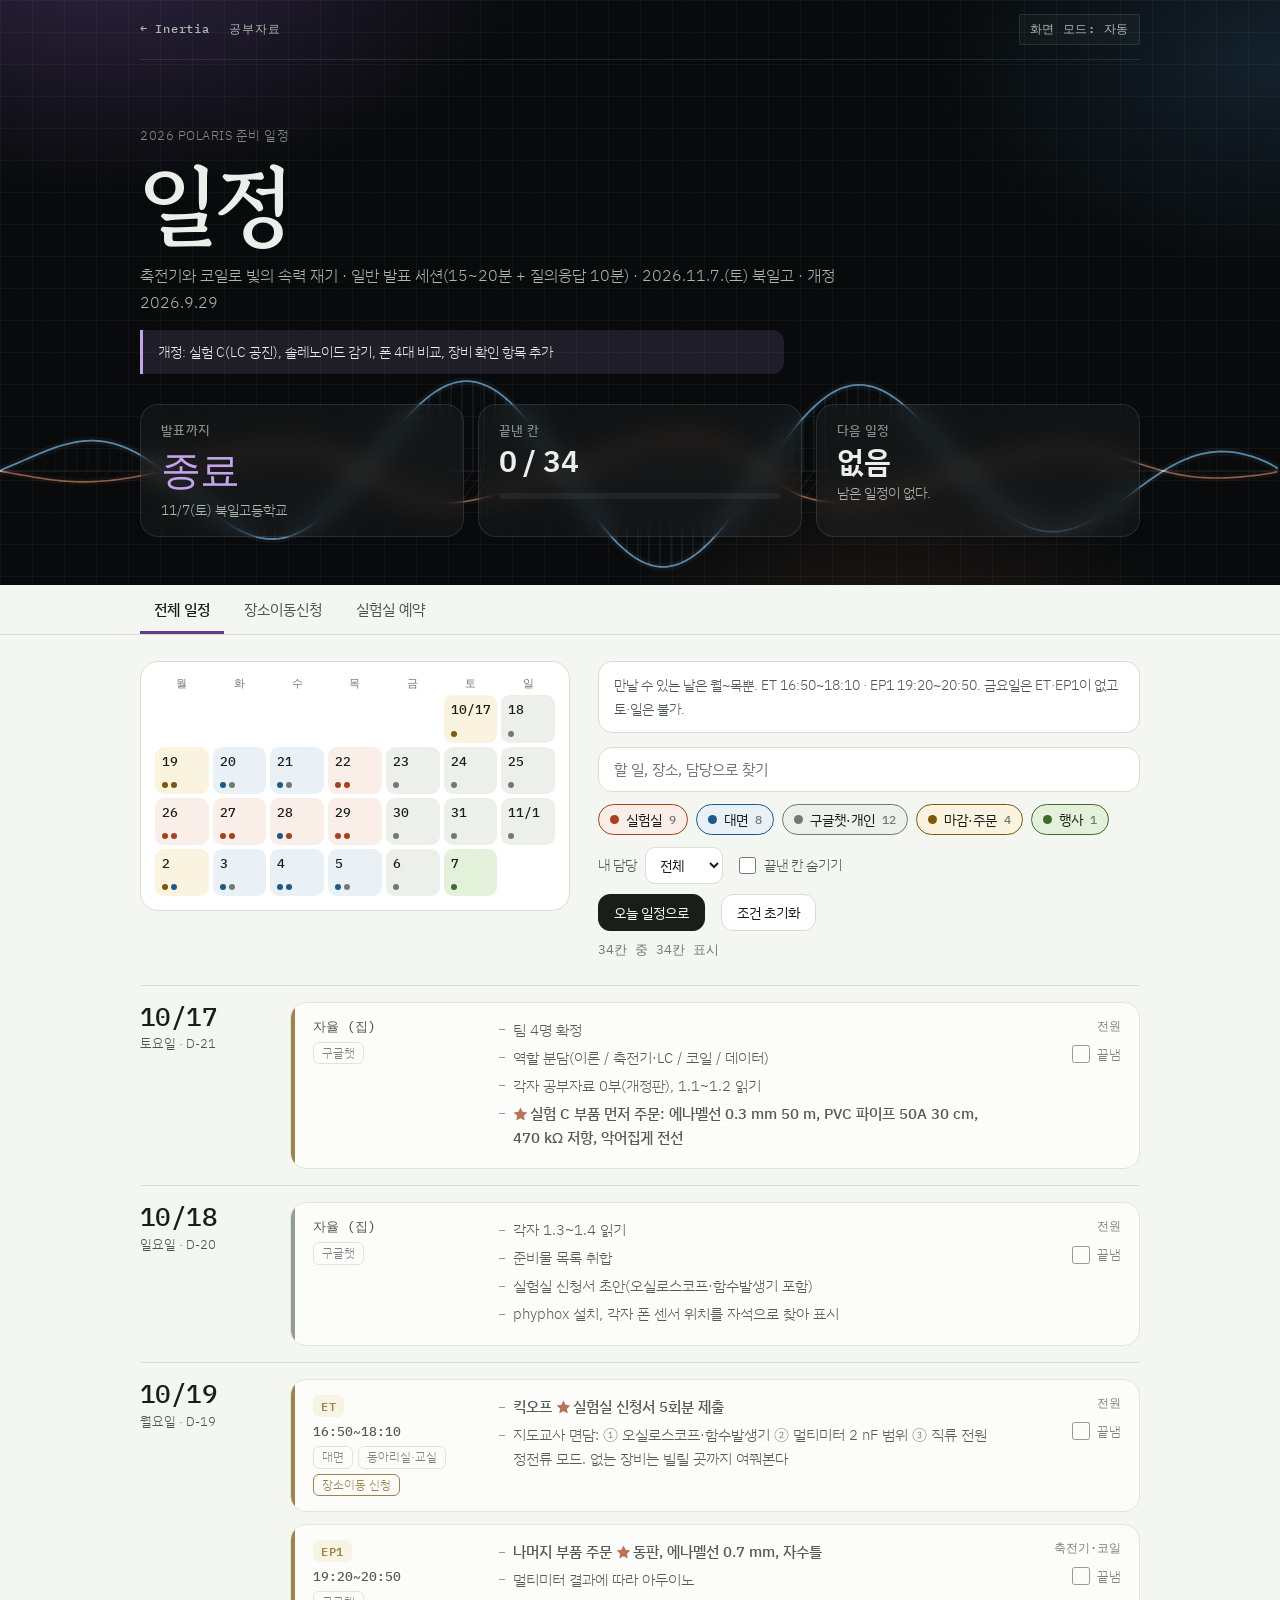
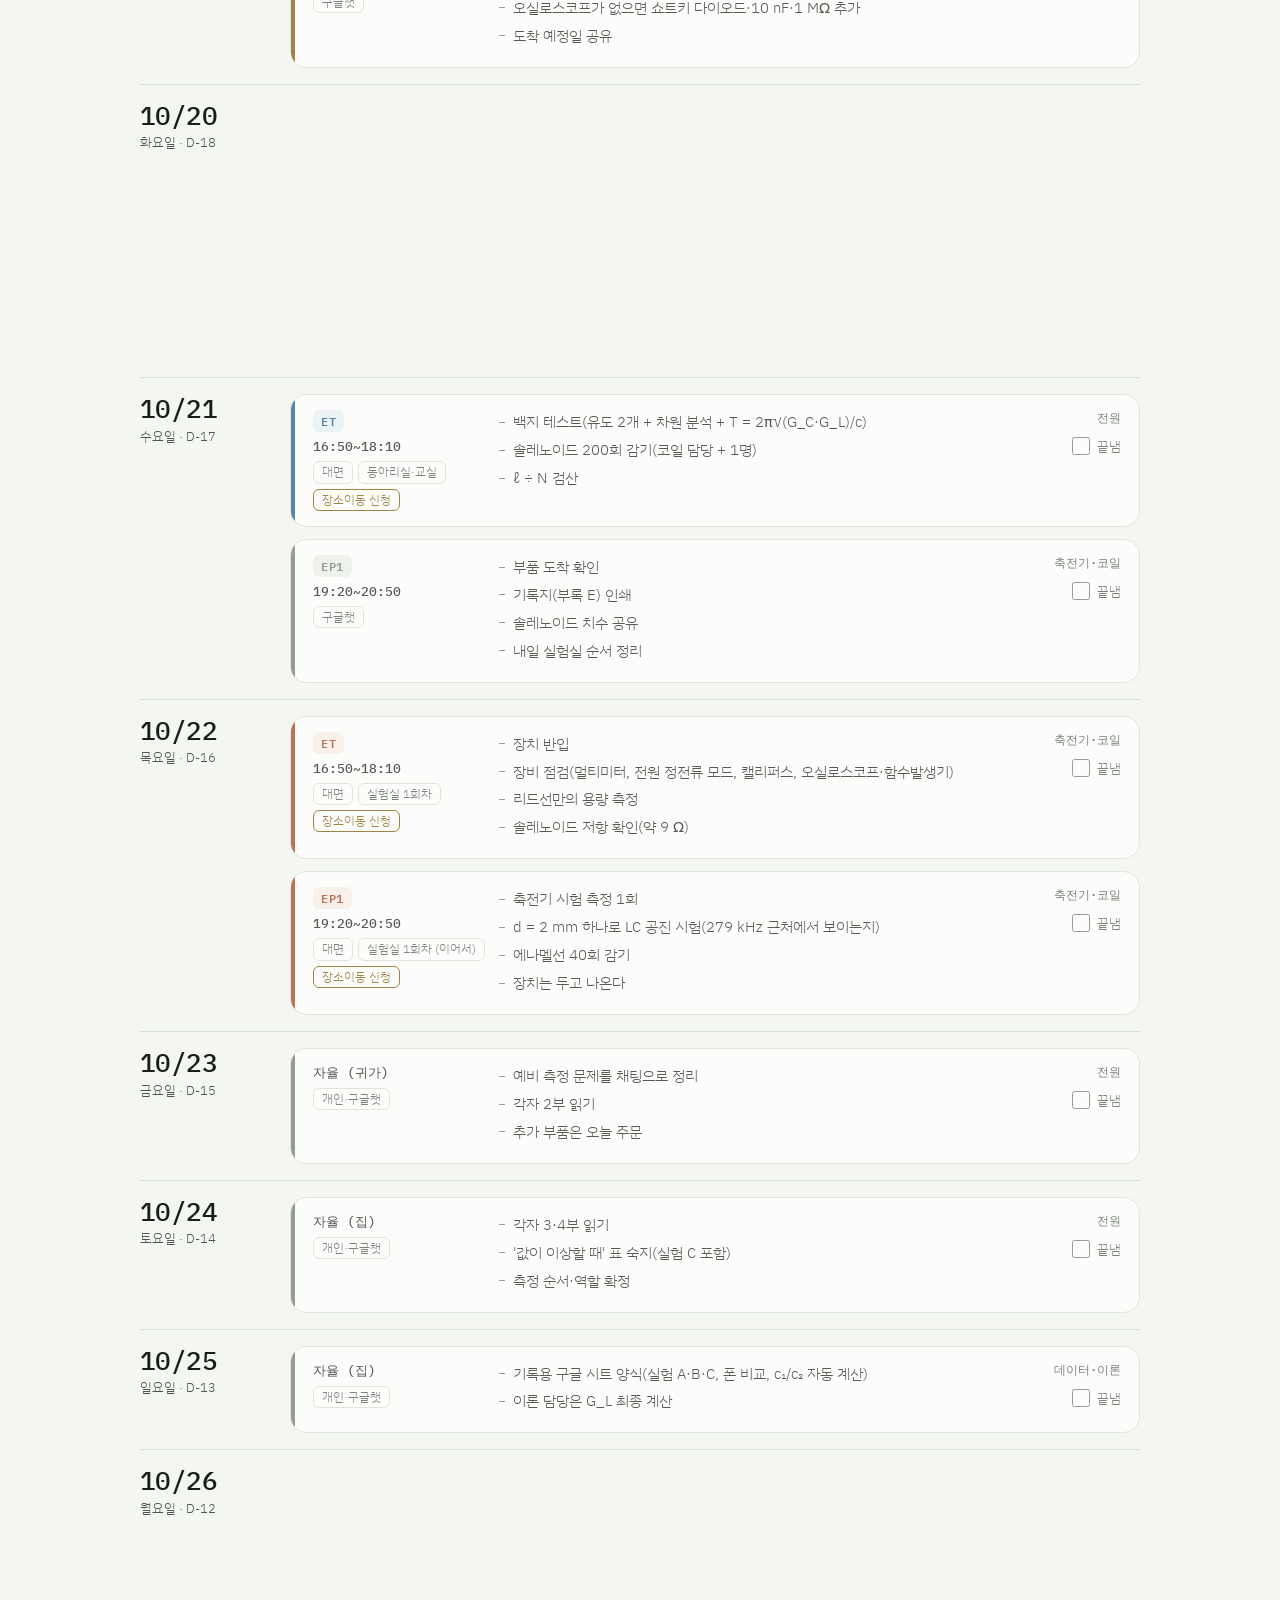
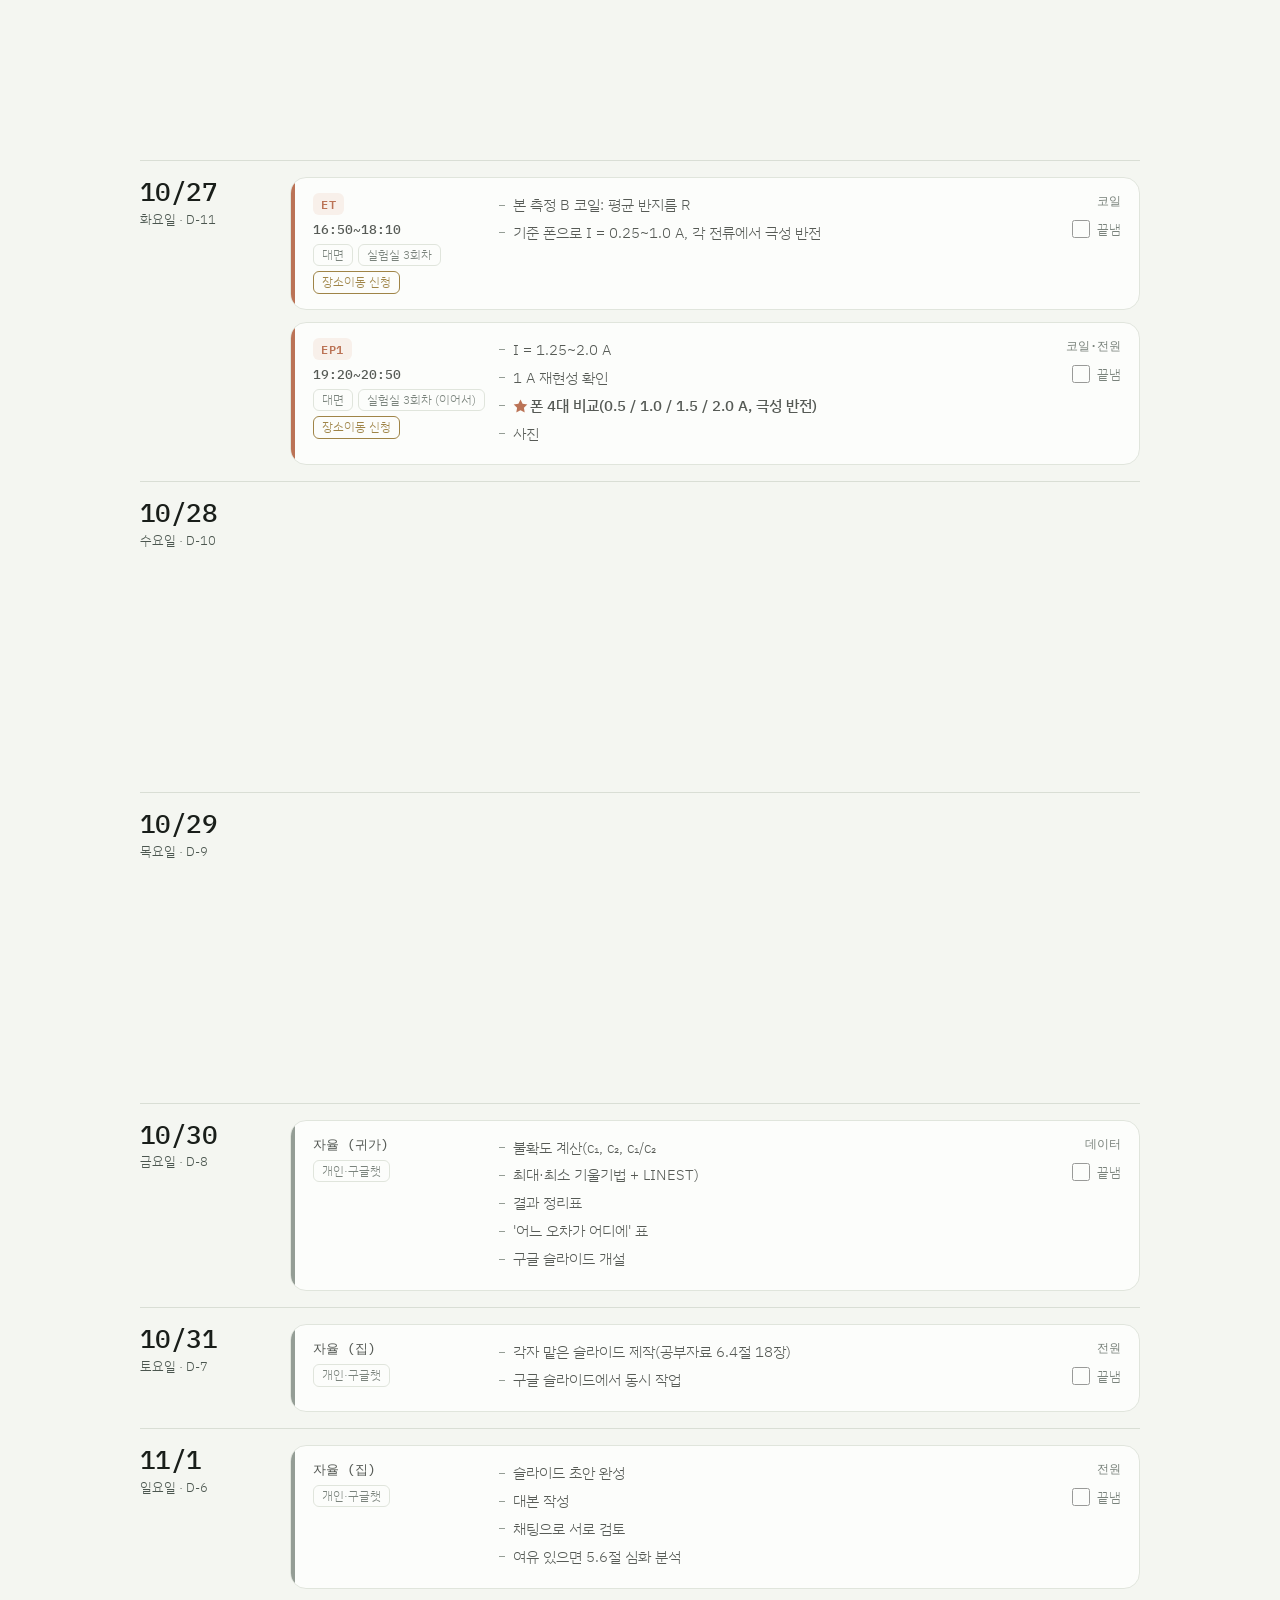
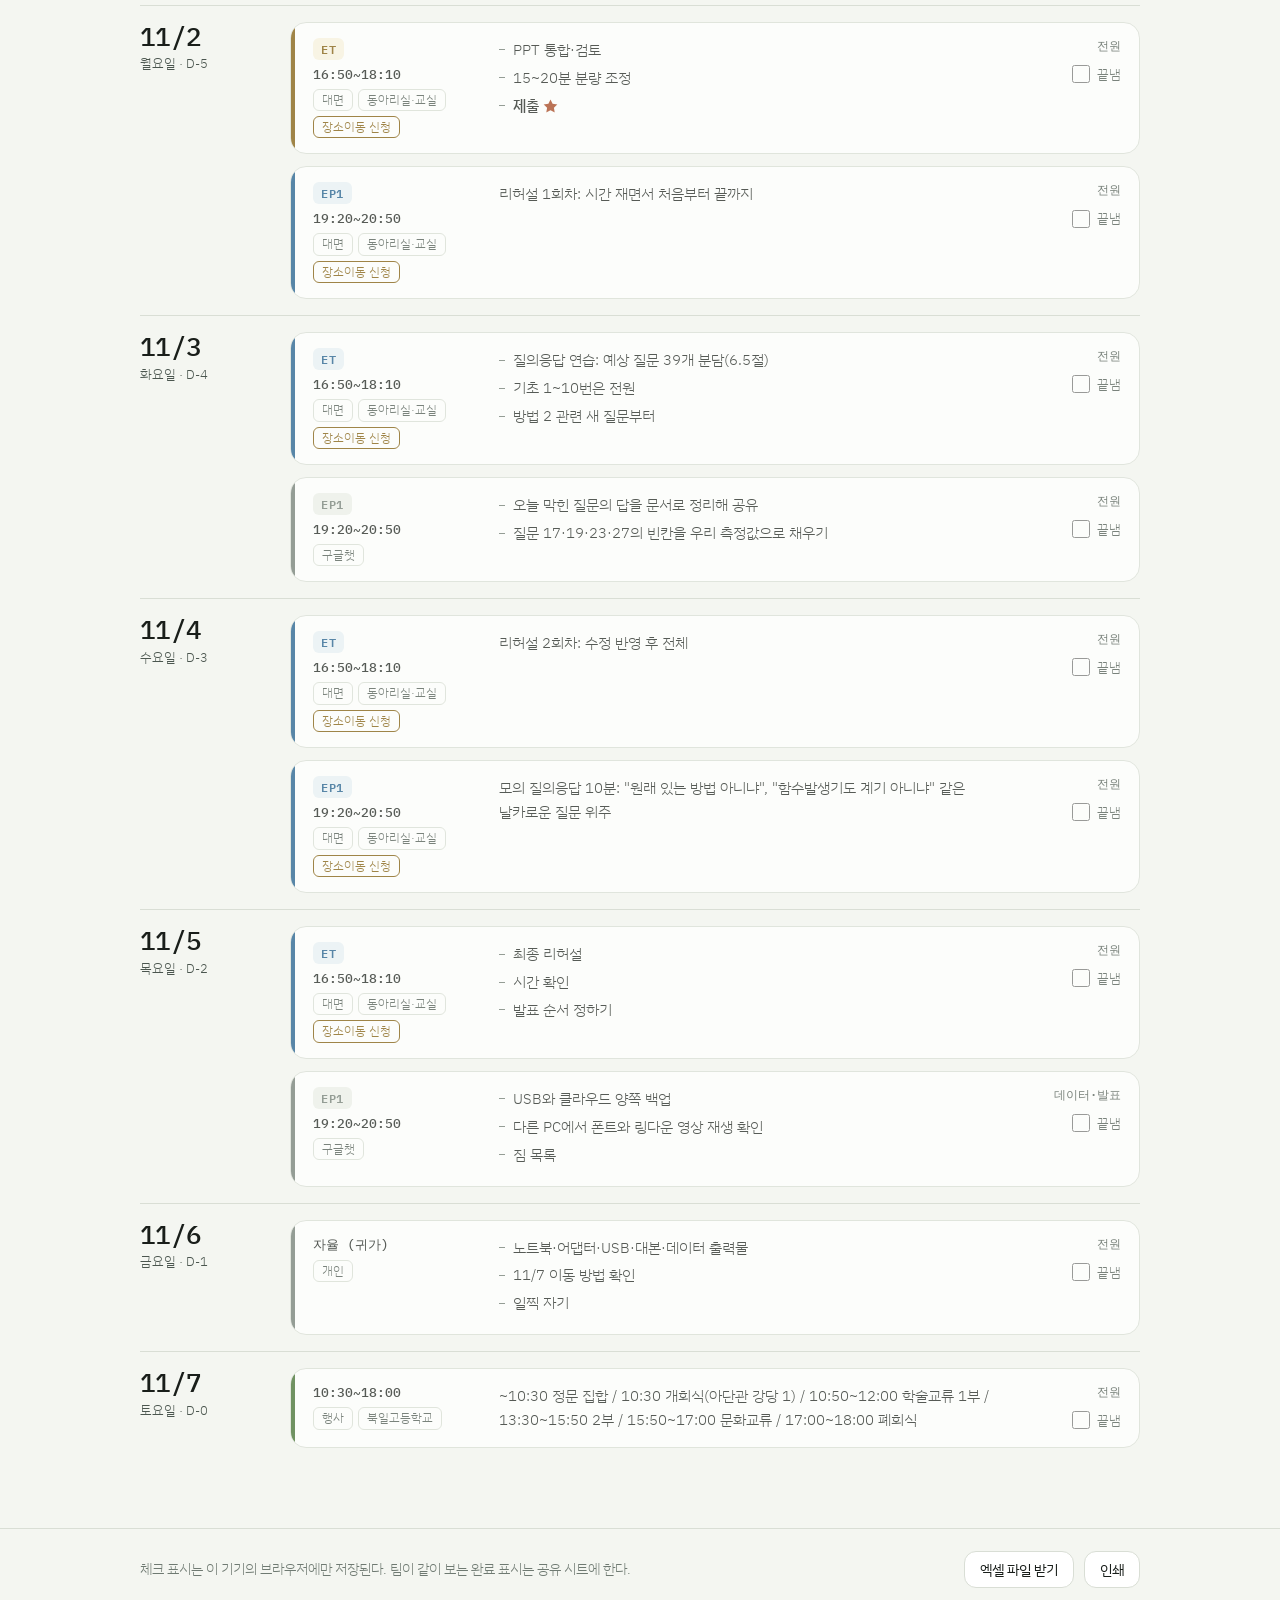
<file: schedule.html>
<!DOCTYPE html>
<html lang="ko">
<head>
<meta charset="utf-8">
<meta name="viewport" content="width=device-width,initial-scale=1">
<title>일정 · Inertia</title>
<meta name="description" content="Inertia 2026 POLARIS 준비 일정. 날짜별 할 일, 장소, 담당과 장소이동신청, 실험실 예약.">
<meta property="og:title" content="일정 · Inertia">
<meta property="og:description" content="10/17부터 11/7 발표까지의 준비 일정">
<meta name="theme-color" content="#07090A">
<link rel="icon" href="favicon.svg" type="image/svg+xml">
<link rel="preconnect" href="https://fonts.googleapis.com">
<link rel="preconnect" href="https://fonts.gstatic.com" crossorigin>
<link rel="stylesheet" href="https://fonts.googleapis.com/css2?family=Gowun+Batang:wght@400;700&family=IBM+Plex+Sans+KR:wght@200;300;400;500;600&family=IBM+Plex+Mono:wght@400;500;600&display=swap">
<link rel="stylesheet" href="site.css?v=20261001b">
<script src="site.js?v=20261001b"></script>
<style>
:root{--tabs-h:50px}
.sr{position:absolute;width:1px;height:1px;overflow:hidden;clip:rect(0 0 0 0);white-space:nowrap}
.cat-lab{--cc:var(--mag);--ccw:var(--magw)}
.cat-meet{--cc:var(--elec);--ccw:var(--elecw)}
.cat-solo{--cc:var(--ink3);--ccw:var(--sunk)}
.cat-due{--cc:var(--warn);--ccw:var(--warnw)}
.cat-event{--cc:var(--green);--ccw:var(--greenw)}

/* ---------- 머리 ---------- */
.top{padding-block:0 clamp(30px,5vw,48px)}
.top .wave{top:var(--wt,0px);height:var(--wh,240px);opacity:.7}
.crumbs{display:flex;justify-content:space-between;align-items:center;gap:12px;flex-wrap:wrap;margin:0 0 clamp(34px,6vw,64px);padding-block:14px;border-bottom:1px solid var(--rule);font:500 12px var(--mono);letter-spacing:.06em}
.crumbs .l{display:flex;gap:20px}
.crumbs a{color:var(--ink2);text-decoration:none}
.crumbs a:hover,.crumbs a:focus-visible{color:var(--ink);text-decoration:underline}
h1.title{font-family:var(--serif);font-size:clamp(48px,9vw,88px);line-height:1.02;letter-spacing:-.02em;margin:12px 0 14px}
.top .eyebrow{font-family:var(--sans);font-size:13px;letter-spacing:.04em}
.sub{max-width:46em;color:var(--ink2);margin:0 0 4px}
.revnote{max-width:46em;margin:14px 0 0;padding:10px 15px;background:var(--lightw);border-left:3px solid var(--light);border-radius:0 12px 12px 0;font-size:14px;color:var(--ink)}
.stats{display:grid;grid-template-columns:repeat(3,minmax(0,1fr));gap:14px;margin-top:30px}
.tile{display:block;min-width:0;background:var(--card);border:1px solid var(--rule);border-radius:18px;padding:16px 20px;color:inherit;text-decoration:none;-webkit-backdrop-filter:blur(12px);backdrop-filter:blur(12px);transition:border-color .25s ease,transform .25s ease}
a.tile:hover{transform:translateY(-3px)}
a.tile:hover,a.tile:focus-visible{border-color:var(--ink3)}
.tile .k{font:500 12.5px var(--sans);letter-spacing:.02em;color:var(--ink3)}
.tile .v{font:600 clamp(22px,3.4vw,30px) var(--sans);letter-spacing:-.01em;line-height:1.25;margin-top:4px}
.tile a,.stats a.tile .v{font-size:clamp(20px,2.8vw,26px)}
.tile.dd .v{font:500 clamp(28px,4.4vw,40px) var(--mono);color:var(--light);letter-spacing:-.02em}
.tile .s{font-size:13.5px;line-height:1.5;color:var(--ink2);margin-top:2px;display:-webkit-box;-webkit-line-clamp:2;-webkit-box-orient:vertical;overflow:hidden}
.meter{height:6px;border-radius:3px;background:var(--sunk);margin-top:12px;overflow:hidden}
.meter i{display:block;height:100%;width:0;border-radius:3px;background:linear-gradient(90deg,var(--elec),var(--light),var(--mag));transition:width .45s cubic-bezier(.2,.7,.2,1)}

/* ---------- 탭 ---------- */
.tabs{position:sticky;top:0;z-index:30;background:var(--paper);background:color-mix(in srgb,var(--paper) 85%,transparent);-webkit-backdrop-filter:saturate(1.5) blur(14px);backdrop-filter:saturate(1.5) blur(14px);border-bottom:1px solid var(--rule)}
.tabs .wrap{display:flex;gap:6px;overflow-x:auto;scrollbar-width:none}
.tabs .wrap::-webkit-scrollbar{display:none}
.tabs button{appearance:none;flex:none;background:none;border:0;border-bottom:3px solid transparent;padding:14px 14px 11px;font:400 15px var(--sans);color:var(--ink2);cursor:pointer;white-space:nowrap}
.tabs button:hover{color:var(--ink)}
.tabs button[aria-selected="true"]{color:var(--ink);font-weight:500;border-bottom-color:var(--light)}
main{padding-block:26px 64px}
[hidden]{display:none!important}

/* ---------- 달력 + 조건 ---------- */
.board{display:grid;grid-template-columns:minmax(300px,430px) minmax(0,1fr);gap:28px;align-items:start;margin-bottom:26px}
.cal{background:var(--card);border:1px solid var(--rule);border-radius:18px;padding:14px}
.cal .wd,.cal .grid{display:grid;grid-template-columns:repeat(7,minmax(0,1fr));gap:4px}
.cal .wd{margin-bottom:4px;font:500 11px var(--mono);color:var(--ink3);text-align:center}
.cell{position:relative;appearance:none;display:flex;flex-direction:column;justify-content:space-between;aspect-ratio:1/.88;padding:5px 6px;text-align:left;border:1px solid transparent;border-radius:9px;background:var(--ccw);color:var(--ink);font:500 12.5px var(--mono);cursor:pointer;transition:transform .15s ease,border-color .15s ease}
.cell:hover{transform:translateY(-1px)}
.cell:hover,.cell:focus-visible{border-color:var(--cc)}
.cell.empty{background:transparent;cursor:default;pointer-events:none}
.cell .dots{display:flex;gap:3px}
.cell .dots i{width:6px;height:6px;border-radius:50%;background:var(--cc)}
.cell.today{outline:2px solid var(--light);outline-offset:1px;box-shadow:0 0 18px -4px var(--light)}
.cell.alldone::after{content:"\2713";position:absolute;right:5px;top:3px;font-size:11px;color:var(--cc)}
.cell.dim{opacity:.35}
.ctl{min-width:0}
.ruleline{margin:0 0 14px;padding:11px 15px;background:var(--card);border:1px solid var(--rule);border-radius:14px;font-size:14px;color:var(--ink2)}
.search{width:100%;padding:11px 15px;border:1px solid var(--rule);border-radius:14px;background:var(--card);color:var(--ink);font:400 15px var(--sans)}
.search::placeholder{color:var(--ink3)}
.chips{display:flex;flex-wrap:wrap;gap:8px;margin:12px 0}
.chip{appearance:none;display:inline-flex;align-items:center;gap:7px;padding:5px 11px;border:1px solid var(--rule);border-radius:999px;background:var(--card);color:var(--ink2);font:400 13.5px var(--sans);cursor:pointer}
.chip i{width:9px;height:9px;border-radius:50%;background:var(--cc)}
.chip em{font:500 11.5px var(--mono);font-style:normal;color:var(--ink3)}
.chip[aria-pressed="true"]{border-color:var(--cc);background:var(--ccw);color:var(--ink)}
.chip[aria-pressed="false"]{opacity:.55}
.row{display:flex;flex-wrap:wrap;gap:10px 16px;align-items:center;margin:10px 0}
.row label{display:inline-flex;align-items:center;gap:8px;font-size:14px;color:var(--ink2)}
.row select{padding:7px 10px;border:1px solid var(--rule);border-radius:10px;background:var(--card);color:var(--ink);font:400 14px var(--sans)}
.row input[type="checkbox"]{width:17px;height:17px;accent-color:var(--mag);margin:0}
.btn{appearance:none;padding:8px 15px;border:1px solid var(--rule);border-radius:12px;background:var(--card);color:var(--ink);font:400 14px var(--sans);cursor:pointer}
.btn:hover{border-color:var(--ink3)}
.btn.main{background:var(--ink);color:var(--paper);border-color:var(--ink)}
.count{font:400 13px var(--mono);color:var(--ink3);margin:6px 0 0}

/* ---------- 날짜별 목록 ---------- */
.day{display:grid;grid-template-columns:128px minmax(0,1fr);gap:0 22px;padding-block:16px;border-top:1px solid var(--rule);scroll-margin-top:calc(var(--tabs-h) + 8px)}
.dayhead{position:sticky;top:calc(var(--tabs-h) + 14px);align-self:start}
.dnum{font:500 26px var(--mono);letter-spacing:-.02em;line-height:1.1}
.dsub{font-size:13px;color:var(--ink2);margin-top:2px}
.day.today .dnum{color:var(--light)}
.dtag{display:inline-block;margin-top:7px;padding:1px 9px;border-radius:999px;background:var(--light);color:var(--paper);font:500 11px var(--mono);letter-spacing:.06em}
.day.past .slots{opacity:.72}
.day.flash .slots{animation:flash 1.8s ease}
@keyframes flash{0%,100%{background:transparent}25%{background:var(--lightw)}}
.slots{list-style:none;margin:0;padding:0;display:grid;gap:12px;border-radius:14px}
.slot{display:grid;grid-template-columns:172px minmax(0,1fr) 116px;gap:14px;position:relative;overflow:hidden;padding:15px 18px 15px 22px;background:var(--card);border:1px solid var(--rule);border-radius:16px;transition:border-color .2s ease,box-shadow .2s ease}
.slot::before{content:"";position:absolute;left:0;top:0;bottom:0;width:4px;background:var(--cc)}
.slot:hover{border-color:color-mix(in srgb,var(--cc) 45%,var(--rule));box-shadow:0 14px 30px -24px var(--cc)}
.when{display:flex;flex-direction:column;align-items:flex-start;gap:6px;min-width:0}
.band{padding:1px 8px;border-radius:6px;background:var(--ccw);color:var(--cc);font:600 12px var(--mono);letter-spacing:.06em}
.time{font:500 13px var(--mono)}
.tag{padding:0 8px;border:1px solid var(--rule);border-radius:6px;color:var(--ink2);font-size:12px;line-height:1.7;white-space:nowrap}
.tag.need{border-color:var(--warn);color:var(--warn)}
.tags{display:flex;flex-wrap:wrap;gap:5px}
.tasks{margin:0;padding:0;list-style:none;font-size:14.5px;line-height:1.65}
ul.tasks li{position:relative;margin:0 0 4px;padding-left:14px}
ul.tasks li::before{content:"";position:absolute;left:0;top:.8em;width:6px;height:1px;background:var(--ink3)}
.hot{font-weight:500}
.star{margin-right:2px;color:var(--mag)}
.side{display:flex;flex-direction:column;align-items:flex-end;gap:8px}
.owner{font:500 12px var(--mono);color:var(--ink2);text-align:right}
.chk{display:inline-flex;align-items:center;gap:7px;font-size:13px;color:var(--ink2);cursor:pointer}
.chk input{width:18px;height:18px;margin:0;accent-color:var(--cc)}
.slot.done{opacity:.55}
.slot.done .tasks{text-decoration:line-through;text-decoration-color:var(--ink3)}
.none{padding:30px 0;color:var(--ink2);text-align:center}

/* ---------- 장소이동신청, 실험실 예약 ---------- */
.ph h2{font-family:var(--serif);font-size:clamp(24px,4vw,32px);margin:0 0 8px}
.ph p{max-width:46em;color:var(--ink2);margin:0 0 10px}
.ph h3{font:600 13.5px var(--sans);letter-spacing:.02em;color:var(--light);margin:32px 0 10px}
.tw{overflow-x:auto;border:1px solid var(--rule);border-radius:16px;background:var(--card)}
table{width:100%;border-collapse:collapse;font-size:14.5px}
th,td{padding:10px 13px;text-align:left;vertical-align:top;border-bottom:1px solid var(--rule)}
thead th{background:var(--sunk);font:500 12px var(--mono);letter-spacing:.04em;color:var(--ink2);white-space:nowrap}
tbody tr:last-child td{border-bottom:0}
tbody td:first-child{border-left:4px solid var(--cc);white-space:nowrap}
td.nw{white-space:nowrap}
.pills{display:flex;flex-wrap:wrap;gap:7px;margin:8px 0}
.pills span{padding:3px 11px;border:1px solid var(--rule);border-radius:999px;background:var(--card);font-size:13.5px}
.cards{display:grid;grid-template-columns:repeat(auto-fill,minmax(260px,1fr));gap:12px}
.lab{display:flex;flex-direction:column;gap:8px;padding:14px 16px;background:var(--card);border:1px solid var(--rule);border-top:3px solid var(--mag);border-radius:16px}
.lab.opt{border-top-color:var(--ink3)}
.lab .h{display:flex;justify-content:space-between;align-items:baseline;gap:10px}
.lab .n{font:600 13px var(--mono);letter-spacing:.06em}
.lab .d{font:500 13px var(--mono);color:var(--ink2)}
.lab .p{font-weight:500;font-size:15px;line-height:1.5}
.lab ul{margin:0;padding-left:18px;font-size:13.5px;color:var(--ink2)}
.kind{align-self:flex-start;padding:1px 9px;border-radius:2px;font:500 12px var(--mono);background:var(--magw);color:var(--mag)}
.kind.opt{background:var(--sunk);color:var(--ink2)}
.checks{list-style:none;margin:0;padding:0;display:grid;gap:10px}
.checks li{display:grid;grid-template-columns:34px minmax(0,1fr) auto;gap:4px 12px;padding:14px 16px;background:var(--card);border:1px solid var(--rule);border-radius:16px}
.checks .num{font:600 14px var(--mono);color:var(--light)}
.checks .q{font-weight:500}
.checks .why{grid-column:2;font-size:14px;color:var(--ink2)}
.checks li.done{opacity:.55}

.foot{border-top:1px solid var(--rule);padding-block:22px 40px;font-size:13.5px;color:var(--ink3)}
.foot .wrap{display:flex;flex-wrap:wrap;gap:12px 22px;align-items:center;justify-content:space-between}
.foot p{margin:0;max-width:40em}
.foot .acts{display:flex;gap:10px;flex-wrap:wrap}
.foot a.btn{text-decoration:none;display:inline-block}
#app-error{padding:40px 0;color:var(--ink2)}

@media (max-width:860px){.board{grid-template-columns:1fr}}
@media (max-width:420px){.cell{font-size:11px;padding:4px 5px}.cal{padding:10px}}
@media (max-width:720px){
  .stats{grid-template-columns:1fr 1fr;gap:10px}
  .stats>:last-child{grid-column:1/-1}
  .tile{padding:14px 16px}
  .day{grid-template-columns:1fr}
  .dayhead{position:static;display:flex;align-items:baseline;gap:10px;margin-bottom:8px}
  .dtag{margin-top:0}
  .slot{grid-template-columns:1fr;gap:10px}
  .when{flex-direction:row;flex-wrap:wrap;align-items:center}
  .side{flex-direction:row;justify-content:space-between;align-items:center}
  .checks li{grid-template-columns:28px minmax(0,1fr)}
  .checks li .chk{grid-column:2}
  .tw table,.tw thead,.tw tbody,.tw tr,.tw td{display:block}
  .tw thead{display:none}
  .tw tr{padding:10px 13px;border-bottom:1px solid var(--rule);border-left:4px solid var(--cc)}
  .tw tr:last-child{border-bottom:0}
  .tw td{padding:2px 0;border:0;white-space:normal!important}
  .tw td::before{content:attr(data-l);display:inline-block;min-width:62px;font:500 11.5px var(--mono);color:var(--ink3)}
  tbody td:first-child{border-left:0}
}
@media print{
  .top .wave,.totop,.progress,.tabs,.board .ctl .chips,.board .ctl .row,.board .ctl .search,.crumbs .tbtn,.foot .acts,.chk,.cell{display:none!important}
  .slot{break-inside:avoid}
  .dayhead{position:static}
}
</style>
</head>
<body>
<a class="skip" href="#content">본문으로 건너뛰기</a>
<div class="progress" aria-hidden="true"><i></i></div>

<header class="top night">
  <canvas class="wave" aria-hidden="true"></canvas>
  <div class="wrap">
    <div class="crumbs">
      <span class="l"><a href="./">&larr; Inertia</a><a href="study.html">공부자료</a></span>
      <button class="tbtn" type="button" data-theme-toggle></button>
    </div>
    <p class="eyebrow" id="eyebrow">2026 POLARIS 준비 일정</p>
    <h1 class="title">일정</h1>
    <p class="sub" id="sub"></p>
    <p class="revnote" id="rev" hidden></p>
    <div class="stats" id="stats"></div>
  </div>
</header>

<div class="tabs">
  <div class="wrap" role="tablist" aria-label="일정 종류">
    <button role="tab" id="t-all" aria-controls="p-all" aria-selected="true" type="button">전체 일정</button>
    <button role="tab" id="t-moves" aria-controls="p-moves" aria-selected="false" type="button">장소이동신청</button>
    <button role="tab" id="t-lab" aria-controls="p-lab" aria-selected="false" type="button">실험실 예약</button>
  </div>
</div>

<main id="content" class="wrap">
  <noscript><p class="none">일정을 보려면 자바스크립트가 필요하다.</p></noscript>
  <div id="app-error" hidden>일정 데이터를 불러오지 못했다. 새로고침해 보고, 그래도 안 되면 저장소에 schedule-data.js 파일이 올라가 있는지 확인한다.</div>

  <section id="p-all" role="tabpanel" aria-labelledby="t-all">
    <div class="board">
      <div class="cal" id="cal" aria-label="날짜 달력"></div>
      <div class="ctl">
        <p class="ruleline" id="rule"></p>
        <label class="sr" for="q">일정 검색</label>
        <input class="search" id="q" type="search" placeholder="할 일, 장소, 담당으로 찾기" autocomplete="off">
        <div class="chips" id="chips" role="group" aria-label="구분 고르기"></div>
        <div class="row">
          <label>내 담당 <select id="role"></select></label>
          <label><input type="checkbox" id="hide"> 끝낸 칸 숨기기</label>
        </div>
        <div class="row">
          <button class="btn main" id="goto" type="button">오늘 일정으로</button>
          <button class="btn" id="reset" type="button">조건 초기화</button>
        </div>
        <p class="count" id="count" aria-live="polite"></p>
      </div>
    </div>
    <div id="list"></div>
  </section>

  <section id="p-moves" role="tabpanel" aria-labelledby="t-moves" hidden class="ph"></section>
  <section id="p-lab" role="tabpanel" aria-labelledby="t-lab" hidden class="ph"></section>
</main>

<footer class="foot">
  <div class="wrap">
    <p>체크 표시는 이 기기의 브라우저에만 저장된다. 팀이 같이 보는 완료 표시는 공유 시트에 한다.</p>
    <div class="acts">
      <a class="btn" href="schedule/일정3.xlsx" download>엑셀 파일 받기</a>
      <button class="btn" type="button" onclick="window.print()">인쇄</button>
    </div>
  </div>
</footer>

<button class="totop" type="button" aria-label="맨 위로"><svg viewBox="0 0 24 24" fill="none" stroke="currentColor" stroke-width="2" stroke-linecap="round" stroke-linejoin="round"><path d="M12 19V5M6 11l6-6 6 6"/></svg></button>
<script src="schedule-data.js?v=20261001b"></script>
<script>
(function () {
  'use strict';
  var D = window.SCHEDULE;
  if (!D || !window.Inertia) { document.getElementById('app-error').hidden = false; return; }

  var S = D.schedule, items = S.items, M = D.moves, L = D.lab;
  var CAT = { lab: '실험실', meet: '대면', solo: '구글챗·개인', due: '마감·주문', event: '행사' };
  var CAT_ORDER = ['lab', 'meet', 'solo', 'due', 'event'];
  var PRIO = { event: 5, lab: 4, due: 3, meet: 2, solo: 1 };
  var today = Inertia.todayISO();

  function $(s) { return document.querySelector(s); }
  function h(tag, attrs) {
    var n = document.createElement(tag), k, i, c;
    if (attrs) for (k in attrs) {
      var v = attrs[k];
      if (v == null || v === false) continue;
      if (k === 'class') n.className = v;
      else if (k === 'text') n.textContent = v;
      else if (k.slice(0, 2) === 'on') n.addEventListener(k.slice(2), v);
      else n.setAttribute(k, v === true ? '' : v);
    }
    for (i = 2; i < arguments.length; i++) {
      c = arguments[i];
      if (c == null || c === false) continue;
      n.appendChild(typeof c === 'string' ? document.createTextNode(c) : c);
    }
    return n;
  }
  function clear(n) { while (n.firstChild) n.removeChild(n.firstChild); return n; }
  function splitRev(t) {
    var i = t.indexOf('개정:');
    return i < 0 ? [t.trim(), ''] : [t.slice(0, i).trim(), t.slice(i).trim()];
  }
  function splitTop(s, sep) { // 괄호 안의 쉼표는 자르지 않는다
    var out = [], depth = 0, cur = '', i, ch;
    for (i = 0; i < s.length; i++) {
      ch = s[i];
      if (ch === '(') depth++;
      if (ch === ')') depth--;
      if (ch === sep && depth === 0) { out.push(cur.trim()); cur = ''; } else cur += ch;
    }
    if (cur.trim()) out.push(cur.trim());
    return out;
  }

  /* ---------- 완료 표시 (이 기기에만 저장) ---------- */
  var DONE_KEY = 'inertia-done-v1';
  function loadDone() { try { return JSON.parse(localStorage.getItem(DONE_KEY) || '{}') || {}; } catch (e) { return {}; } }
  var done = loadDone();
  function setDone(key, on) {
    if (on) done[key] = 1; else delete done[key];
    try { localStorage.setItem(DONE_KEY, JSON.stringify(done)); } catch (e) {}
  }

  /* ---------- 머리 ---------- */
  var tidy = Inertia.tidy || function (t) { return String(t || '').trim(); };
  $('#sub').textContent = tidy(S.subtitle);
  $('#rule').textContent = tidy(S.rule);
  var legendParts = S.legend.split('|');
  if (legendParts[1]) { var rv = $('#rev'); rv.textContent = tidy(legendParts[1]); rv.hidden = false; }

  var nextIt = Inertia.nextItem(items);
  var left = Inertia.daysBetween(today, D.event.date);
  var evP = D.event.date.split('-');
  var evLabel = (+evP[1]) + '/' + (+evP[2]) + '(' + Inertia.weekday(D.event.date) + ') ' + D.event.place;
  var stats = $('#stats');
  var doneCount = function () { var n = 0; items.forEach(function (i) { if (done[i.key]) n++; }); return n; };
  var meter = h('i');
  var prog = h('div', { class: 'v' });
  function paintProgress() {
    var n = doneCount();
    prog.textContent = n + ' / ' + items.length;
    meter.style.width = (n / items.length * 100) + '%';
  }
  stats.appendChild(h('div', { class: 'tile dd' },
    h('div', { class: 'k', text: '발표까지' }),
    h('div', { class: 'v', text: left < 0 ? '종료' : Inertia.ddayLabel(left) }),
    h('div', { class: 's', text: evLabel })));
  stats.appendChild(h('div', { class: 'tile' },
    h('div', { class: 'k', text: '끝낸 칸' }), prog,
    h('div', { class: 'meter' }, meter)));
  if (nextIt) {
    var when = nextIt.date === today ? '오늘' : nextIt.md + '(' + nextIt.wd + ')';
    stats.appendChild(h('a', { class: 'tile', href: '#' + nextIt.date, onclick: function (e) { e.preventDefault(); goDay(nextIt.date); } },
      h('div', { class: 'k', text: '다음 일정' }),
      h('div', { class: 'v', text: when + ' ' + nextIt.slot }),
      h('div', { class: 's', text: Inertia.firstChunk(nextIt.task) })));
  } else {
    stats.appendChild(h('div', { class: 'tile' },
      h('div', { class: 'k', text: '다음 일정' }),
      h('div', { class: 'v', text: '없음' }),
      h('div', { class: 's', text: '남은 일정이 없다.' })));
  }

  /* ---------- 상태 ---------- */
  var state = { cats: {}, role: '', q: '', hide: false };
  CAT_ORDER.forEach(function (c) { state.cats[c] = true; });

  var roles = [];
  items.forEach(function (i) {
    i.owner.split('·').forEach(function (t) {
      t = t.trim();
      if (t && t !== '전원' && roles.indexOf(t) < 0) roles.push(t);
    });
    i._hay = [i.md, i.wd, i.slot, i.form, i.place, i.task, i.owner, CAT[i.cat]].join(' ').toLowerCase();
  });
  function roleOk(i) {
    if (!state.role || i.owner === '전원') return true;
    return i.owner.split('·').map(function (t) { return t.trim(); }).indexOf(state.role) >= 0;
  }
  function visible(i) {
    if (!state.cats[i.cat]) return false;
    if (!roleOk(i)) return false;
    if (state.hide && done[i.key]) return false;
    if (state.q && i._hay.indexOf(state.q) < 0) return false;
    return true;
  }

  /* ---------- 조건 입력 ---------- */
  var chips = $('#chips');
  CAT_ORDER.forEach(function (c) {
    var n = items.filter(function (i) { return i.cat === c; }).length;
    chips.appendChild(h('button', {
      class: 'chip cat-' + c, type: 'button', 'aria-pressed': 'true', 'data-cat': c,
      onclick: function () {
        state.cats[c] = !state.cats[c];
        this.setAttribute('aria-pressed', state.cats[c] ? 'true' : 'false');
        renderList();
      }
    }, h('i'), CAT[c], ' ', h('em', { text: String(n) })));
  });
  var roleSel = $('#role');
  roleSel.appendChild(h('option', { value: '', text: '전체' }));
  roles.forEach(function (r) { roleSel.appendChild(h('option', { value: r, text: r })); });
  roleSel.addEventListener('change', function () { state.role = roleSel.value; renderList(); });
  $('#q').addEventListener('input', function () { state.q = this.value.trim().toLowerCase(); renderList(); });
  $('#hide').addEventListener('change', function () { state.hide = this.checked; renderList(); });
  $('#goto').addEventListener('click', function () {
    var t = nextIt ? nextIt.date : items[items.length - 1].date;
    goDay(t);
  });
  $('#reset').addEventListener('click', resetFilters);
  function resetFilters() {
    CAT_ORDER.forEach(function (c) { state.cats[c] = true; });
    state.role = ''; state.q = ''; state.hide = false;
    roleSel.value = ''; $('#q').value = ''; $('#hide').checked = false;
    Array.prototype.forEach.call(chips.children, function (b) { b.setAttribute('aria-pressed', 'true'); });
    renderList();
  }

  /* ---------- 할 일 문장 ---------- */
  function fillStars(node, text) {
    var bits = text.split('★');
    bits.forEach(function (b, i) {
      if (i > 0) node.appendChild(h('span', { class: 'star', text: '★', 'aria-label': '중요' }));
      if (b) node.appendChild(document.createTextNode(i > 0 ? b.replace(/^\s+/, '') : b));
    });
    if (bits.length > 1) node.classList.add('hot');
  }
  function taskBlock(task) {
    var parts = task.split(' · ').map(function (s) { return tidy(s); }).filter(Boolean);
    if (parts.length < 2) { var p = h('p', { class: 'tasks' }); fillStars(p, tidy(task)); return p; }
    var ul = h('ul', { class: 'tasks' });
    parts.forEach(function (t) { var li = h('li'); fillStars(li, t); ul.appendChild(li); });
    return ul;
  }

  /* ---------- 날짜별 목록 ---------- */
  var listEl = $('#list');
  function slotEl(i, idx) {
    var id = 'c' + idx;
    var input = h('input', { type: 'checkbox', id: id });
    input.checked = !!done[i.key];
    var li = h('li', { class: 'slot cat-' + i.cat + (input.checked ? ' done' : '') });
    input.addEventListener('change', function () {
      setDone(i.key, input.checked);
      li.classList.toggle('done', input.checked);
      paintProgress(); paintCal();
      if (state.hide) renderList();
    });
    var m = /^(ET|EP1)\s+(.+)$/.exec(i.slot);
    var when = h('div', { class: 'when' },
      m ? h('span', { class: 'band', text: m[1] }) : null,
      h('span', { class: 'time', text: m ? m[2] : i.slot }),
      h('div', { class: 'tags' },
        h('span', { class: 'tag', text: i.form }),
        i.place && i.place !== '—' ? h('span', { class: 'tag', text: i.place }) : null,
        i.move === '필요' ? h('span', { class: 'tag need', text: '장소이동 신청' }) : null));
    li.appendChild(when);
    li.appendChild(taskBlock(i.task));
    li.appendChild(h('div', { class: 'side' },
      h('span', { class: 'owner', text: i.owner }),
      h('label', { class: 'chk', for: id }, input, '끝냄')));
    return li;
  }
  function renderList() {
    clear(listEl);
    var groups = [], byDate = {}, shown = 0;
    items.forEach(function (i, idx) {
      if (!visible(i)) return;
      shown++;
      if (!byDate[i.date]) { byDate[i.date] = { date: i.date, md: i.md, wd: i.wd, dday: i.dday, rows: [] }; groups.push(byDate[i.date]); }
      byDate[i.date].rows.push([i, idx]);
    });
    groups.forEach(function (g) {
      var head = h('div', { class: 'dayhead' },
        h('div', { class: 'dnum', text: g.md }),
        h('div', { class: 'dsub', text: g.wd + '요일 · ' + g.dday }),
        g.date === today ? h('span', { class: 'dtag', text: '오늘' }) : null);
      var ul = h('ul', { class: 'slots' });
      g.rows.forEach(function (r) { ul.appendChild(slotEl(r[0], r[1])); });
      listEl.appendChild(h('section', { class: 'day' + (g.date < today ? ' past' : '') + (g.date === today ? ' today' : ''), id: 'd-' + g.date }, head, ul));
    });
    $('#count').textContent = items.length + '칸 중 ' + shown + '칸 표시';
    if (!shown) {
      listEl.appendChild(h('div', { class: 'none' },
        h('p', { text: '조건에 맞는 일정이 없다.' }),
        h('button', { class: 'btn', type: 'button', text: '조건 초기화', onclick: resetFilters })));
    }
  }

  /* ---------- 달력 ---------- */
  var cal = $('#cal');
  var cellByDate = {};
  function buildCal() {
    var dates = [], byDate = {};
    items.forEach(function (i) { if (!byDate[i.date]) { byDate[i.date] = []; dates.push(i.date); } byDate[i.date].push(i); });
    var first = new Date(dates[0] + 'T00:00:00'), lastD = new Date(dates[dates.length - 1] + 'T00:00:00');
    var start = new Date(first); start.setDate(start.getDate() - ((start.getDay() + 6) % 7)); // 월요일부터
    var wd = h('div', { class: 'wd', 'aria-hidden': 'true' });
    ['월', '화', '수', '목', '금', '토', '일'].forEach(function (w) { wd.appendChild(h('span', { text: w })); });
    var grid = h('div', { class: 'grid' });
    for (var d = new Date(start); d <= lastD || ((d.getDay() + 6) % 7) !== 0; d.setDate(d.getDate() + 1)) {
      var iso = Inertia.todayISO(d), its = byDate[iso];
      if (!its) { grid.appendChild(h('span', { class: 'cell empty', 'aria-hidden': 'true' })); continue; }
      var top = its.slice().sort(function (a, b) { return PRIO[b.cat] - PRIO[a.cat]; })[0].cat;
      var label = (d.getMonth() + 1) + '/' + d.getDate();
      var dots = h('span', { class: 'dots' });
      its.forEach(function (x) { dots.appendChild(h('i', { class: 'cat-' + x.cat })); });
      var cell = h('button', {
        class: 'cell cat-' + top + (iso === today ? ' today' : ''), type: 'button',
        'aria-label': label + ' ' + its[0].wd + '요일, ' + its.length + '칸: ' + its.map(function (x) { return CAT[x.cat]; }).join(', '),
        onclick: (function (t) { return function () { goDay(t); }; })(iso)
      }, h('span', { text: String(d.getDate() === 1 || iso === dates[0] ? label : d.getDate()) }), dots);
      cellByDate[iso] = { el: cell, items: its };
      grid.appendChild(cell);
    }
    cal.appendChild(wd); cal.appendChild(grid);
  }
  function paintCal() {
    Object.keys(cellByDate).forEach(function (iso) {
      var c = cellByDate[iso];
      c.el.classList.toggle('alldone', c.items.every(function (x) { return done[x.key]; }));
    });
  }

  /* ---------- 이동 ---------- */
  function goDay(iso) {
    showTab('all');
    var el = document.getElementById('d-' + iso);
    if (!el) { // 조건 때문에 안 보이면 조건을 풀고 다시 그린다
      resetFilters();
      el = document.getElementById('d-' + iso);
    }
    if (!el) return;
    el.scrollIntoView({ behavior: 'smooth', block: 'start' });
    el.classList.remove('flash'); void el.offsetWidth; el.classList.add('flash');
    if (history.replaceState) history.replaceState(null, '', '#' + iso);
  }

  /* ---------- 장소이동신청 ---------- */
  function buildMoves() {
    var p = $('#p-moves'), sp = splitRev(tidy(M.note));
    p.appendChild(h('h2', { text: tidy(M.title) }));
    if (sp[0]) p.appendChild(h('p', { text: sp[0] }));
    if (sp[1]) p.appendChild(h('p', { class: 'revnote', text: sp[1] }));
    var weeks = [], byW = {};
    M.rows.forEach(function (r) { if (!byW[r.week]) { byW[r.week] = []; weeks.push(r.week); } byW[r.week].push(r); });
    weeks.forEach(function (w) {
      p.appendChild(h('h3', { text: w }));
      var tb = h('tbody');
      byW[w].forEach(function (r) {
        var key = 'mv|' + r.md + '|' + r.slot, id = 'mv' + tb.children.length + w;
        var inp = h('input', { type: 'checkbox', id: id }); inp.checked = !!done[key];
        var tr = h('tr', { class: 'cat-' + r.cat });
        inp.addEventListener('change', function () { setDone(key, inp.checked); tr.style.opacity = inp.checked ? '.55' : ''; });
        tr.style.opacity = inp.checked ? '.55' : '';
        tr.appendChild(h('td', { 'data-l': '날짜', class: 'nw', text: r.md + '(' + r.wd + ')' }));
        tr.appendChild(h('td', { 'data-l': '시간대', class: 'nw', text: r.slot }));
        tr.appendChild(h('td', { 'data-l': '장소', text: r.place }));
        tr.appendChild(h('td', { 'data-l': '내용', text: tidy(r.what) }));
        tr.appendChild(h('td', { 'data-l': '제출', class: 'nw', text: r.due }));
        tr.appendChild(h('td', { 'data-l': '신청함' }, h('label', { class: 'chk', for: id }, inp, '신청함')));
        tb.appendChild(tr);
      });
      var th = h('tr'); ['날짜', '시간대', '장소', '내용', '제출 시점', ''].forEach(function (t) { th.appendChild(h('th', { text: t })); });
      p.appendChild(h('div', { class: 'tw' }, h('table', null, h('thead', null, th), tb)));
    });
    p.appendChild(h('h3', { text: M.noneTitle }));
    var none = M.noneText, count = /\s+[—-]\s+(총\s*\d+칸)\s*$/.exec(none);
    if (count) none = none.replace(count[0], '');
    var pills = h('div', { class: 'pills' });
    none.split(' · ').forEach(function (t) { if (t.trim()) pills.appendChild(h('span', { text: t.trim() })); });
    p.appendChild(pills);
    if (count) p.appendChild(h('p', { text: count[1] }));
    if (M.footnote) p.appendChild(h('p', { text: M.footnote }));
  }

  /* ---------- 실험실 예약 ---------- */
  function buildLab() {
    var p = $('#p-lab'), sp = splitRev(tidy(L.note));
    p.appendChild(h('h2', { text: tidy(L.title) }));
    if (sp[0]) p.appendChild(h('p', { text: sp[0] }));
    if (sp[1]) p.appendChild(h('p', { class: 'revnote', text: sp[1] }));
    p.appendChild(h('h3', { text: '회차별 준비' }));
    var cards = h('div', { class: 'cards' });
    L.sessions.forEach(function (s) {
      var opt = s.kind !== '필수', ul = h('ul');
      splitTop(s.equip, ',').forEach(function (e) { ul.appendChild(h('li', { text: e })); });
      cards.appendChild(h('article', { class: 'lab' + (opt ? ' opt' : '') },
        h('div', { class: 'h' }, h('span', { class: 'n', text: s.n + '회차' }), h('span', { class: 'd', text: s.md + '(' + s.wd + ') ' + s.slot })),
        h('div', { class: 'p', text: tidy(s.purpose) }), ul,
        h('span', { class: 'kind' + (opt ? ' opt' : ''), text: s.kind })));
    });
    p.appendChild(cards);
    p.appendChild(h('h3', { text: L.checksTitle }));
    var ol = h('ol', { class: 'checks' });
    L.checks.forEach(function (c) {
      var key = 'ck|' + c.item, id = 'ck' + c.n;
      var inp = h('input', { type: 'checkbox', id: id }); inp.checked = !!done[key];
      var li = h('li', { class: inp.checked ? 'done' : '' },
        h('span', { class: 'num', text: c.n }),
        h('span', { class: 'q', text: tidy(c.item) }),
        h('label', { class: 'chk', for: id }, inp, '여쭤봄'),
        h('span', { class: 'why', text: tidy(c.why) }));
      inp.addEventListener('change', function () { setDone(key, inp.checked); li.classList.toggle('done', inp.checked); });
      ol.appendChild(li);
    });
    p.appendChild(ol);
  }

  /* ---------- 탭 ---------- */
  var TABS = ['all', 'moves', 'lab'];
  function showTab(name) {
    TABS.forEach(function (t) {
      var on = t === name;
      $('#p-' + t).hidden = !on;
      $('#t-' + t).setAttribute('aria-selected', on ? 'true' : 'false');
      $('#t-' + t).tabIndex = on ? 0 : -1;
    });
  }
  TABS.forEach(function (t, i) {
    var b = $('#t-' + t);
    b.addEventListener('click', function () {
      showTab(t);
      if (history.replaceState) history.replaceState(null, '', t === 'all' ? location.pathname : '#' + t);
      window.scrollTo({ top: $('.top').offsetHeight, behavior: 'smooth' });
    });
    b.addEventListener('keydown', function (e) {
      var d = e.key === 'ArrowRight' ? 1 : e.key === 'ArrowLeft' ? -1 : 0;
      if (!d) return;
      var n = TABS[(i + d + TABS.length) % TABS.length];
      showTab(n); $('#t-' + n).focus(); e.preventDefault();
    });
  });

  /* ---------- 시작 ---------- */
  buildCal(); buildMoves(); buildLab();
  renderList(); paintProgress(); paintCal();

  /* 머리의 파동은 숫자 상자 뒤로 지나간다 */
  var top = $('.top'), cv = $('.top .wave');
  function placeWave() {
    var r = stats.getBoundingClientRect(), tr = top.getBoundingClientRect();
    var hh = Math.max(220, Math.min(380, r.height * 2.4));
    top.style.setProperty('--wh', Math.round(hh) + 'px');
    top.style.setProperty('--wt', Math.round(r.top - tr.top + r.height / 2 - hh / 2) + 'px');
  }
  placeWave(); window.addEventListener('resize', placeWave);
  if (Inertia.wave) Inertia.wave(cv, { y: 0.5, amp: 0.3, speed: 1.2 });

  /* 진행 막대와 위로 버튼 */
  var bar = $('.progress i'), totop = $('.totop'), ticking = false;
  function onScroll() {
    ticking = false;
    var y = window.scrollY, H = document.documentElement.scrollHeight - innerHeight;
    bar.style.transform = 'scaleX(' + (H > 0 ? Math.min(1, y / H) : 0) + ')';
    totop.classList.toggle('on', y > 700);
  }
  window.addEventListener('scroll', function () { if (!ticking) { ticking = true; requestAnimationFrame(onScroll); } }, { passive: true });
  totop.addEventListener('click', function () { window.scrollTo({ top: 0, behavior: 'smooth' }); });
  onScroll();
  var hash = decodeURIComponent(location.hash.slice(1));
  if (hash === 'moves' || hash === 'lab') showTab(hash);
  else if (/^\d{4}-\d{2}-\d{2}$/.test(hash)) setTimeout(function () { goDay(hash); }, 60);
})();
</script>
</body>
</html>
</file>
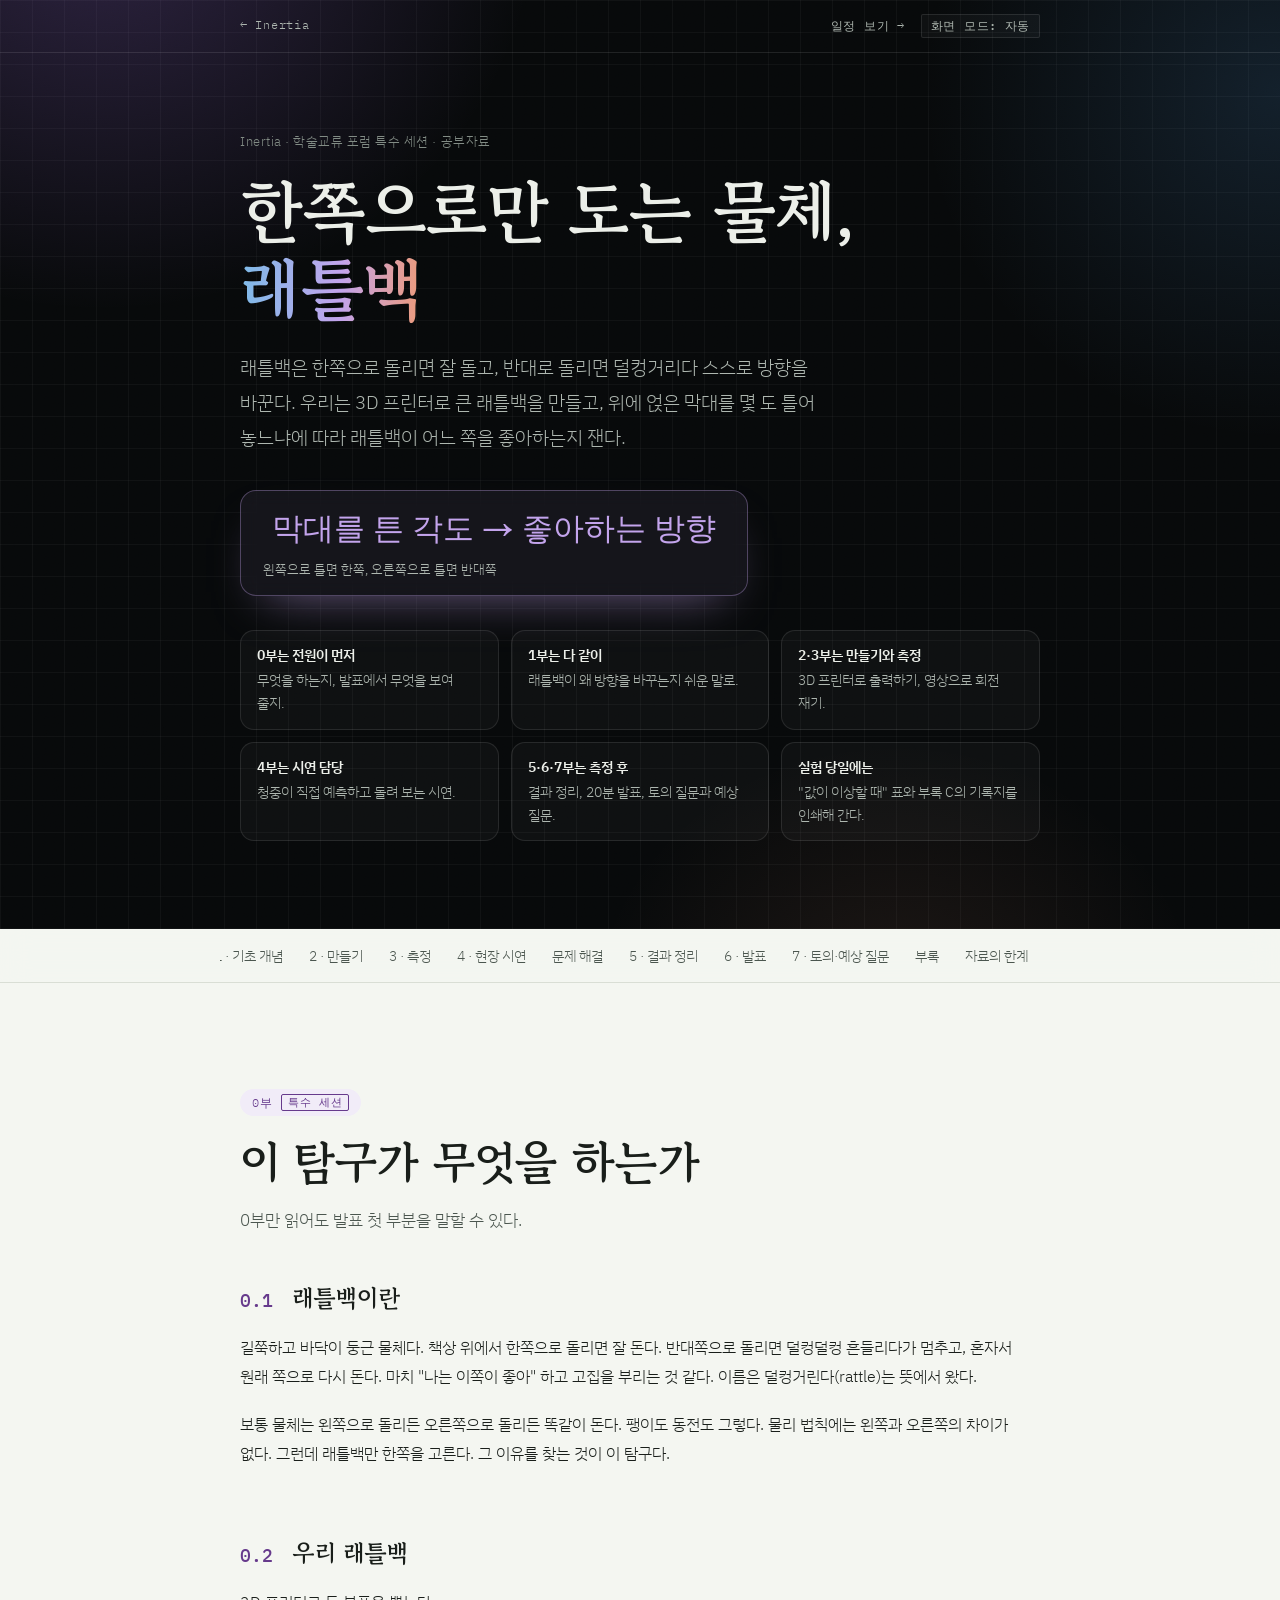
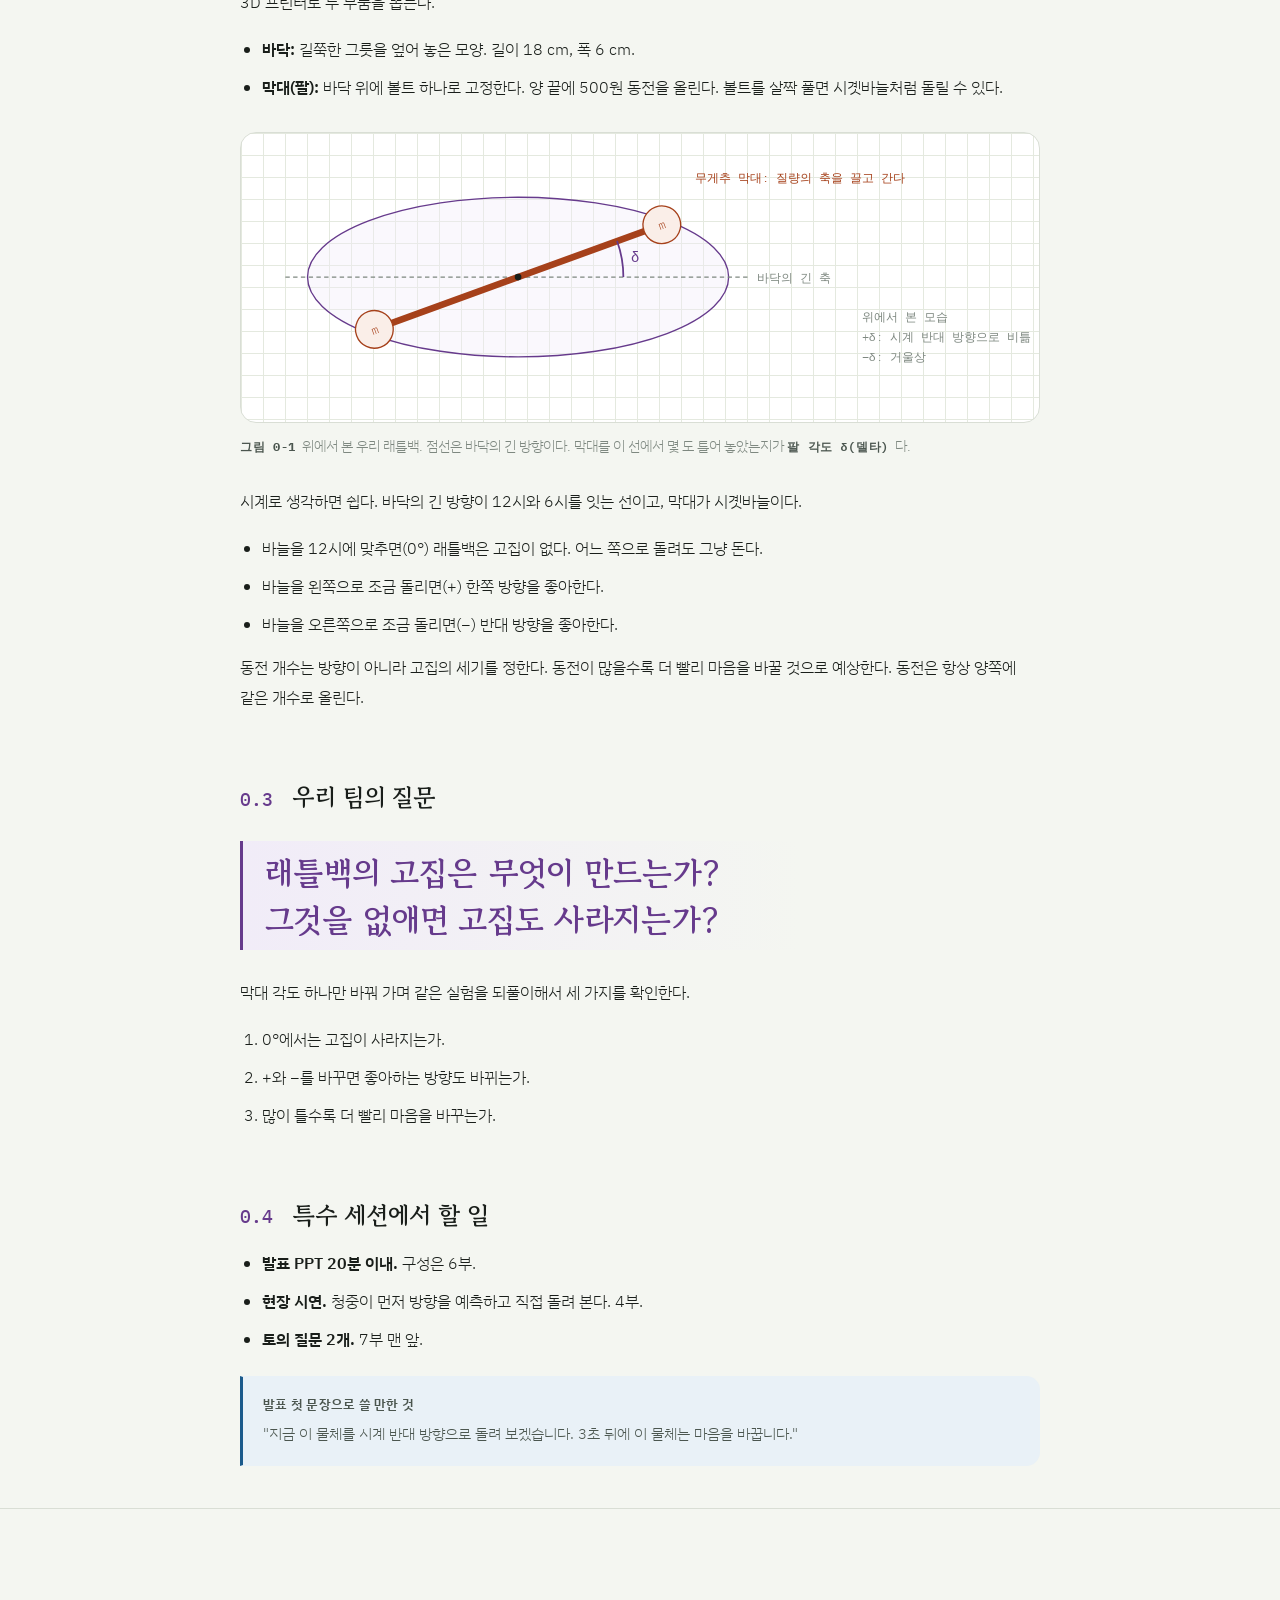
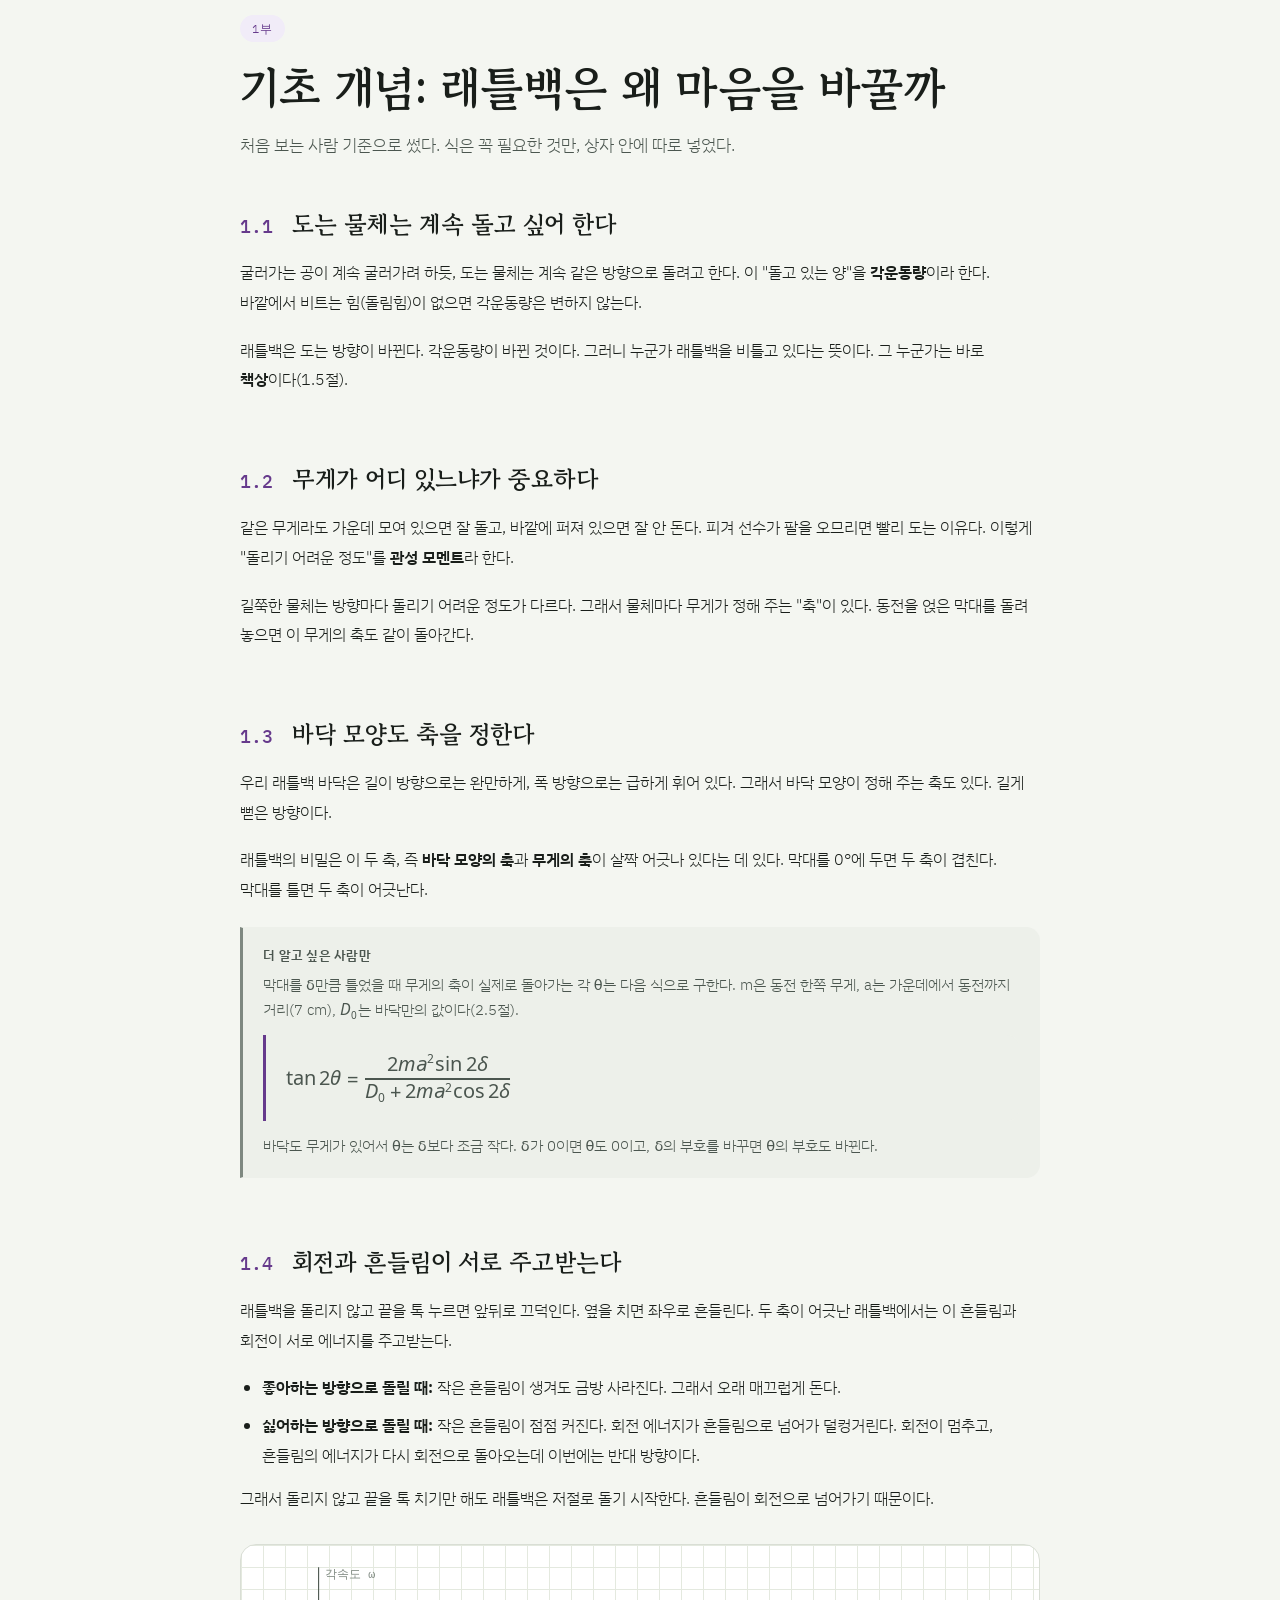
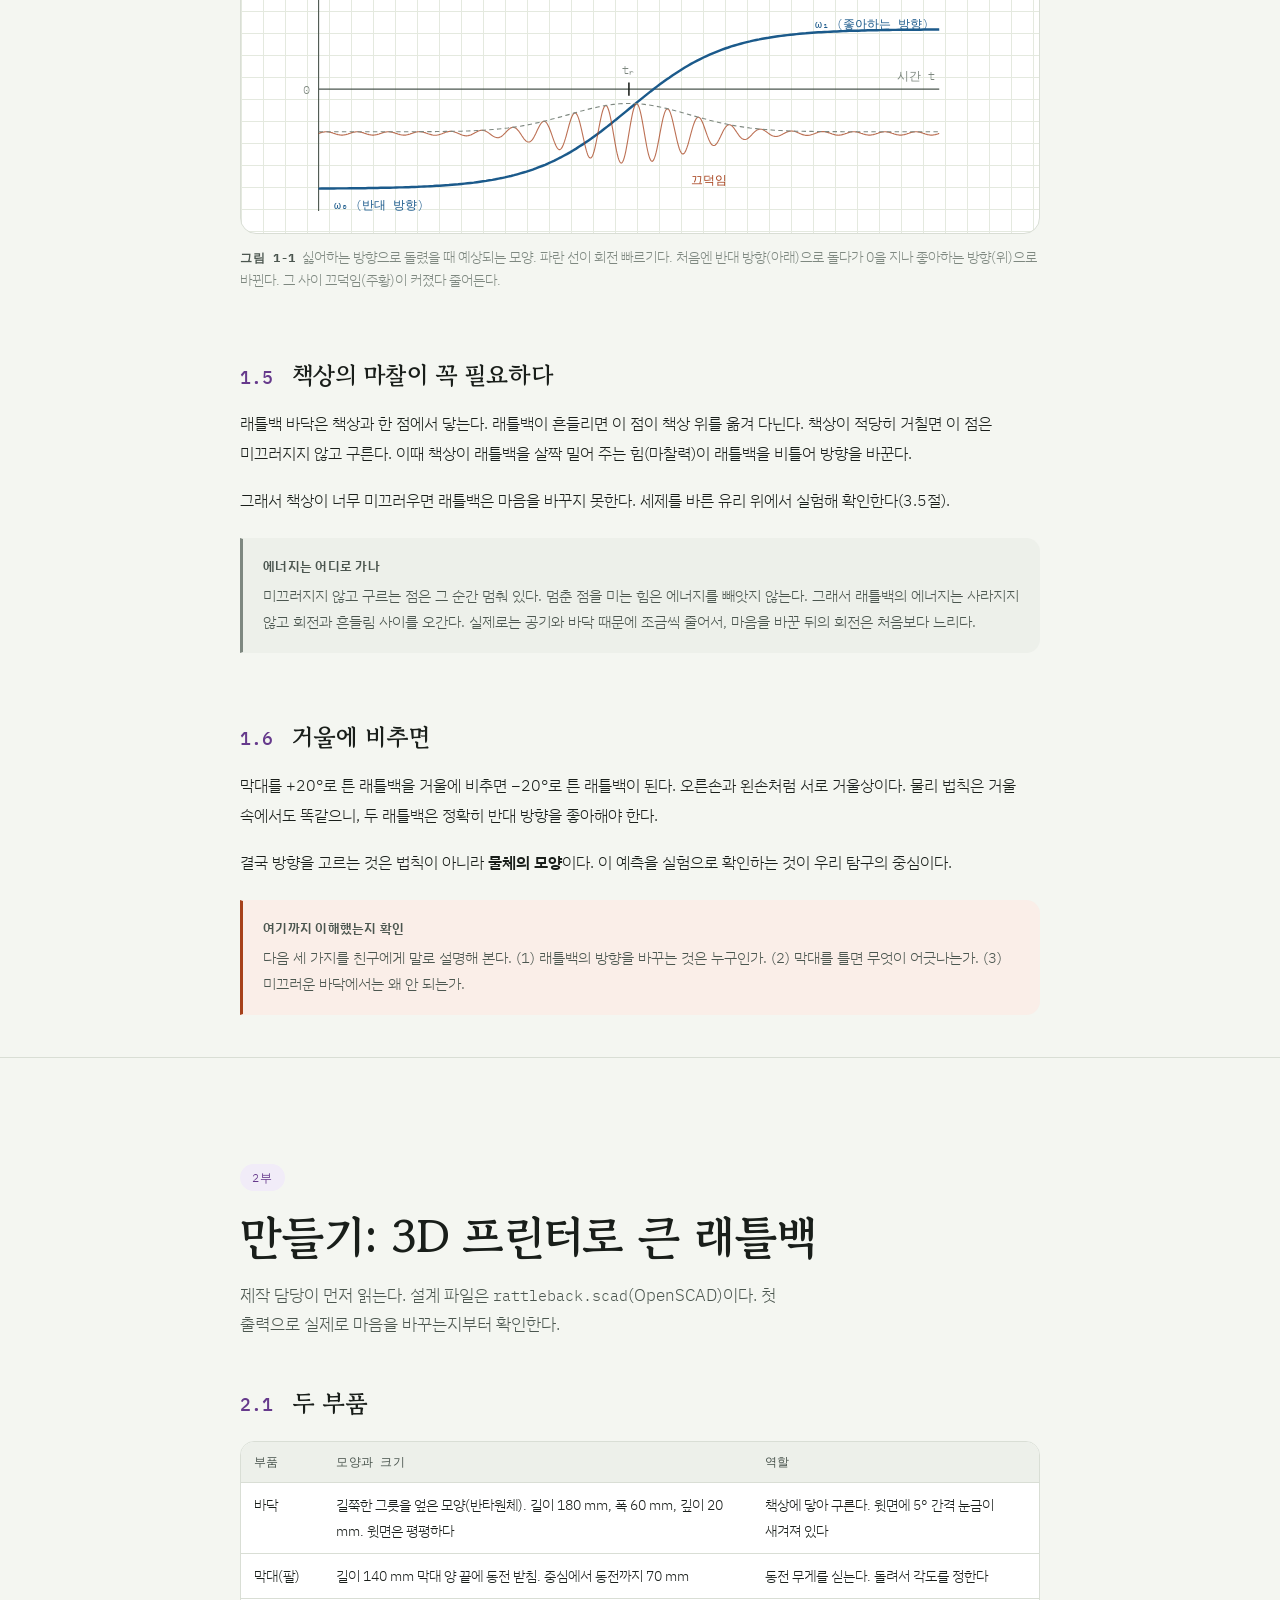
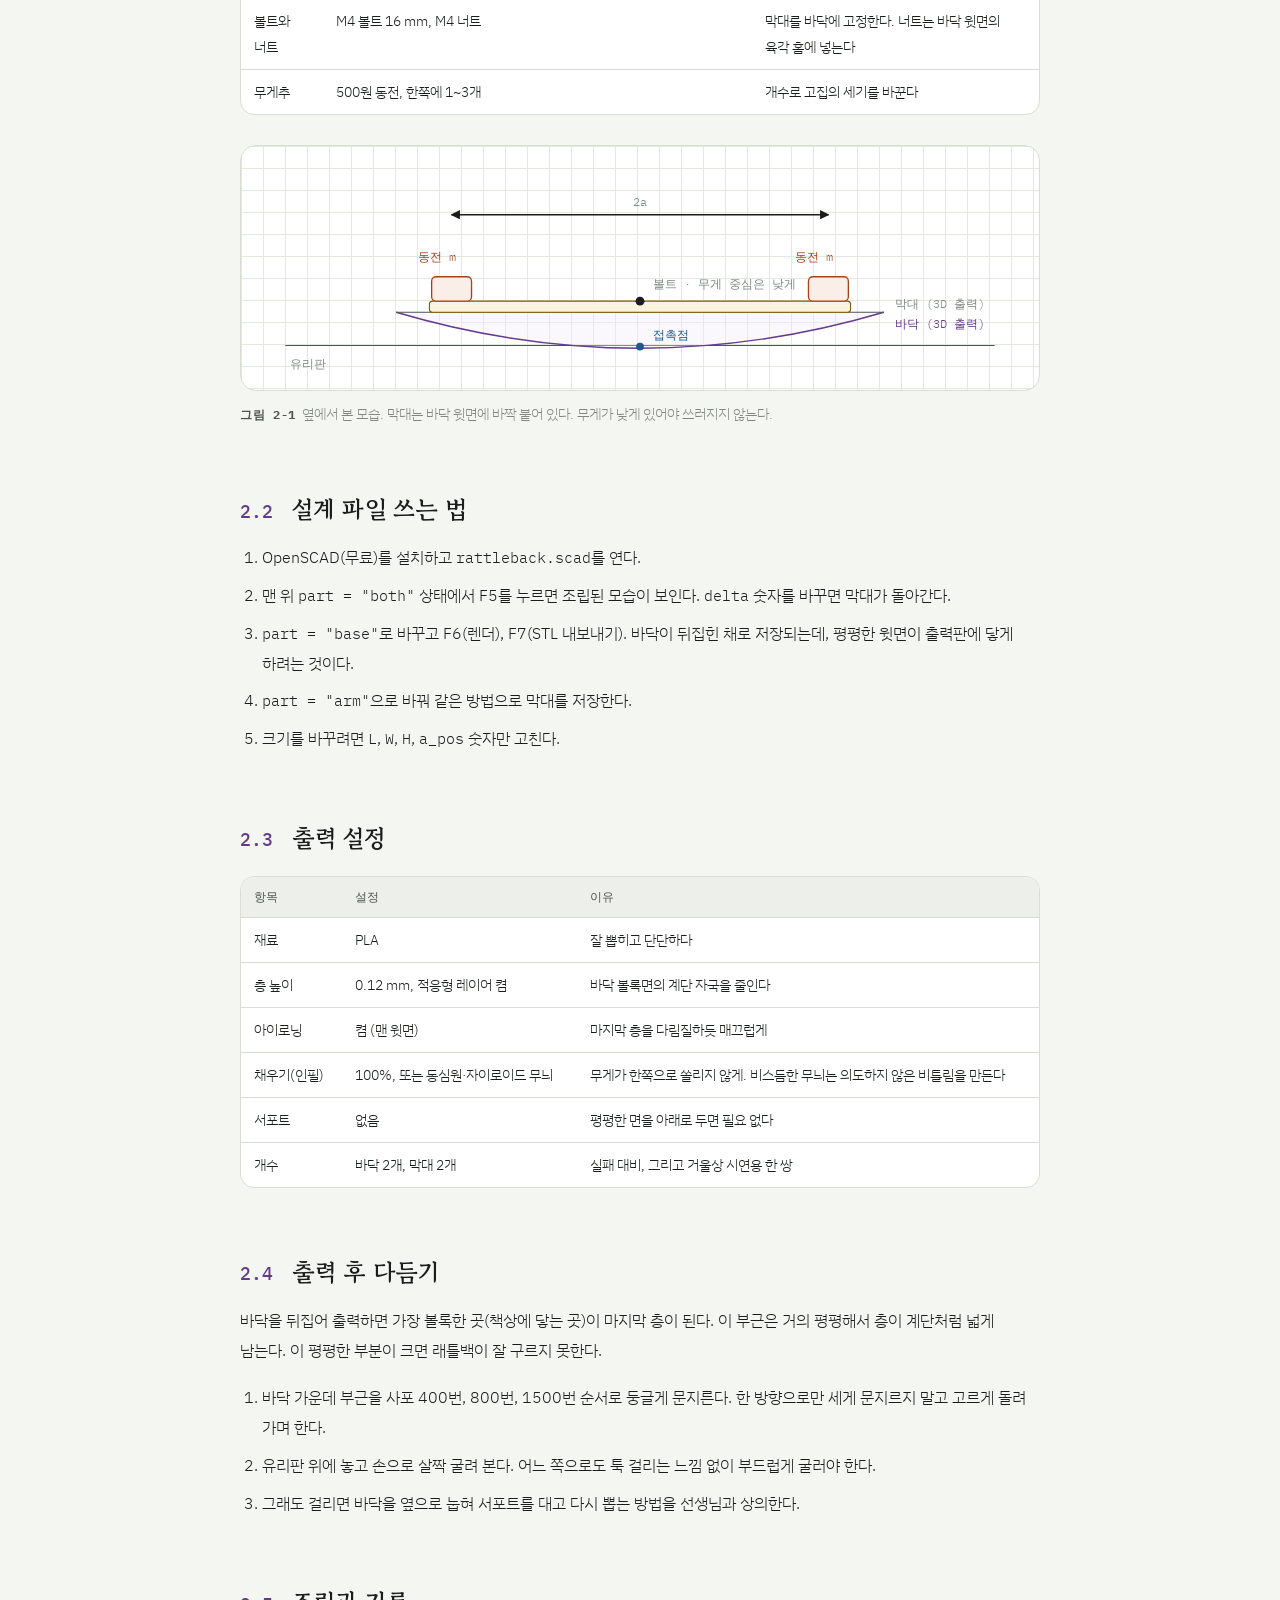
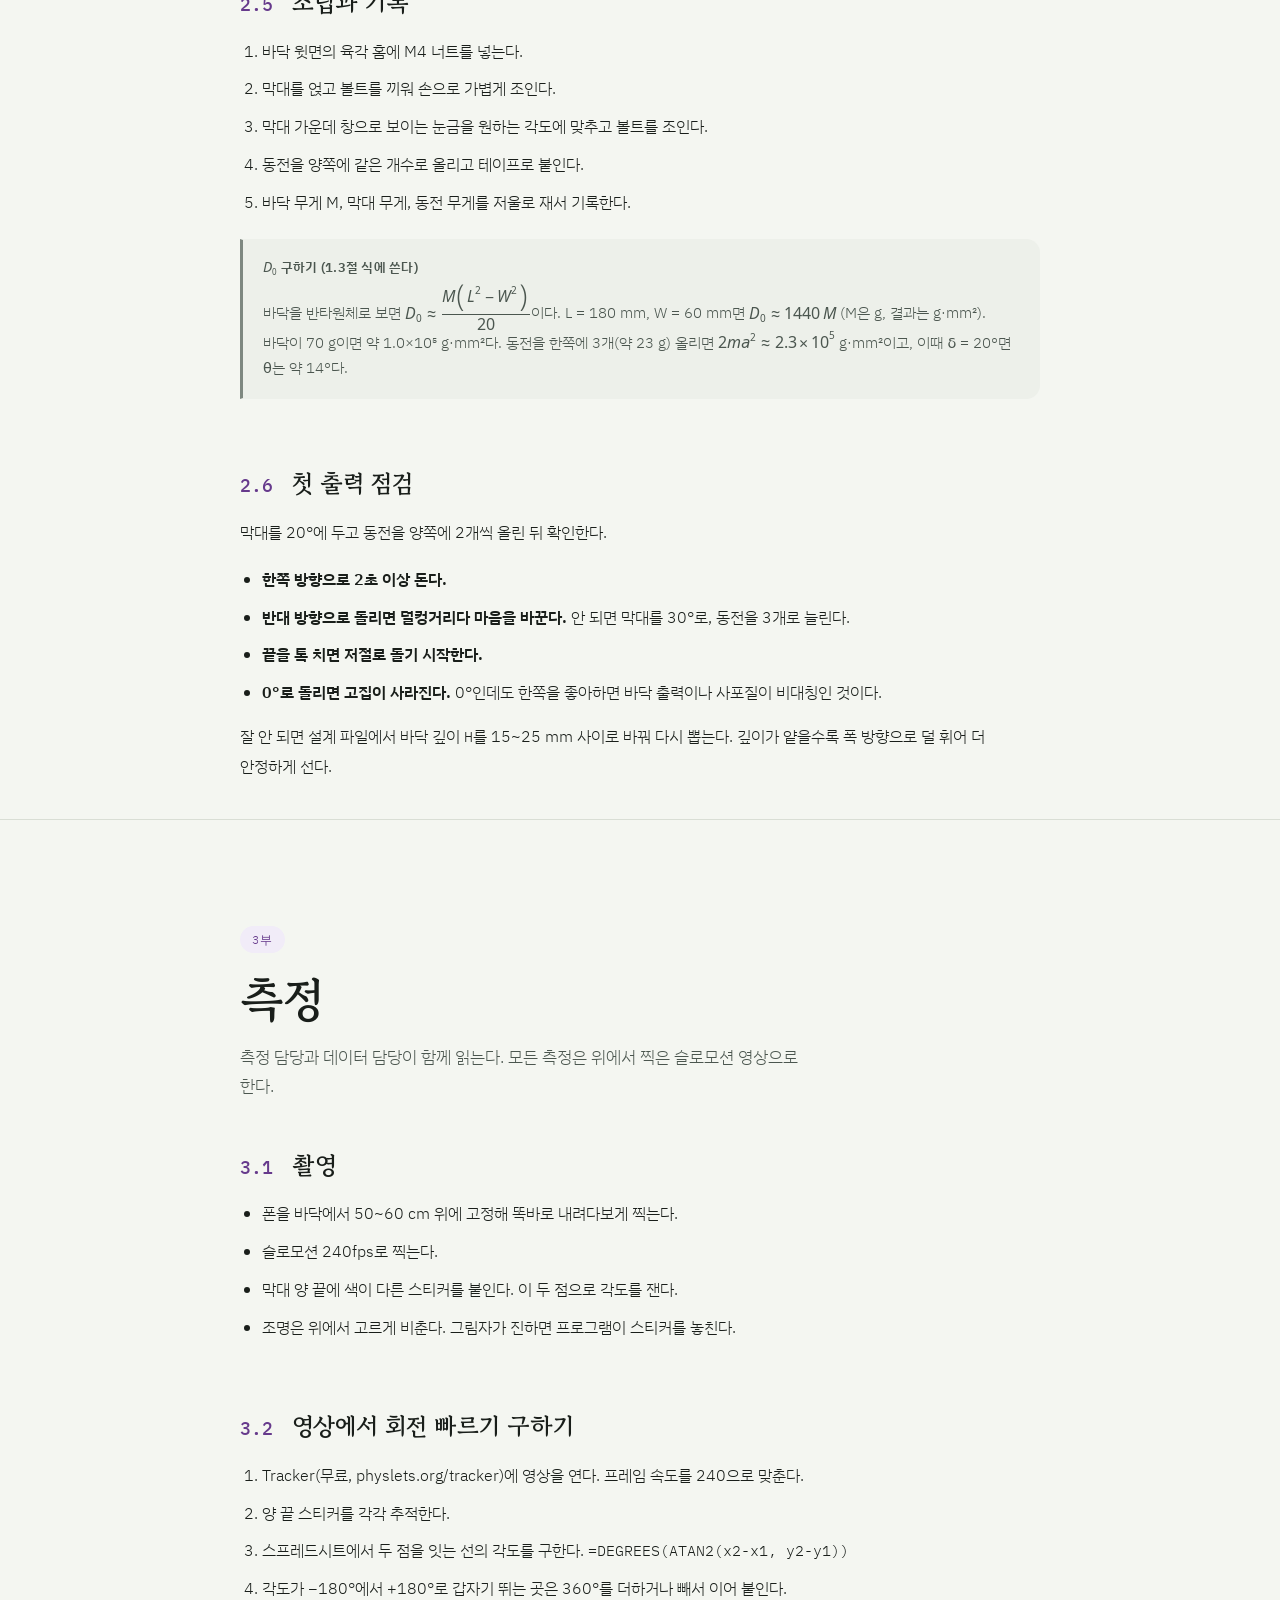
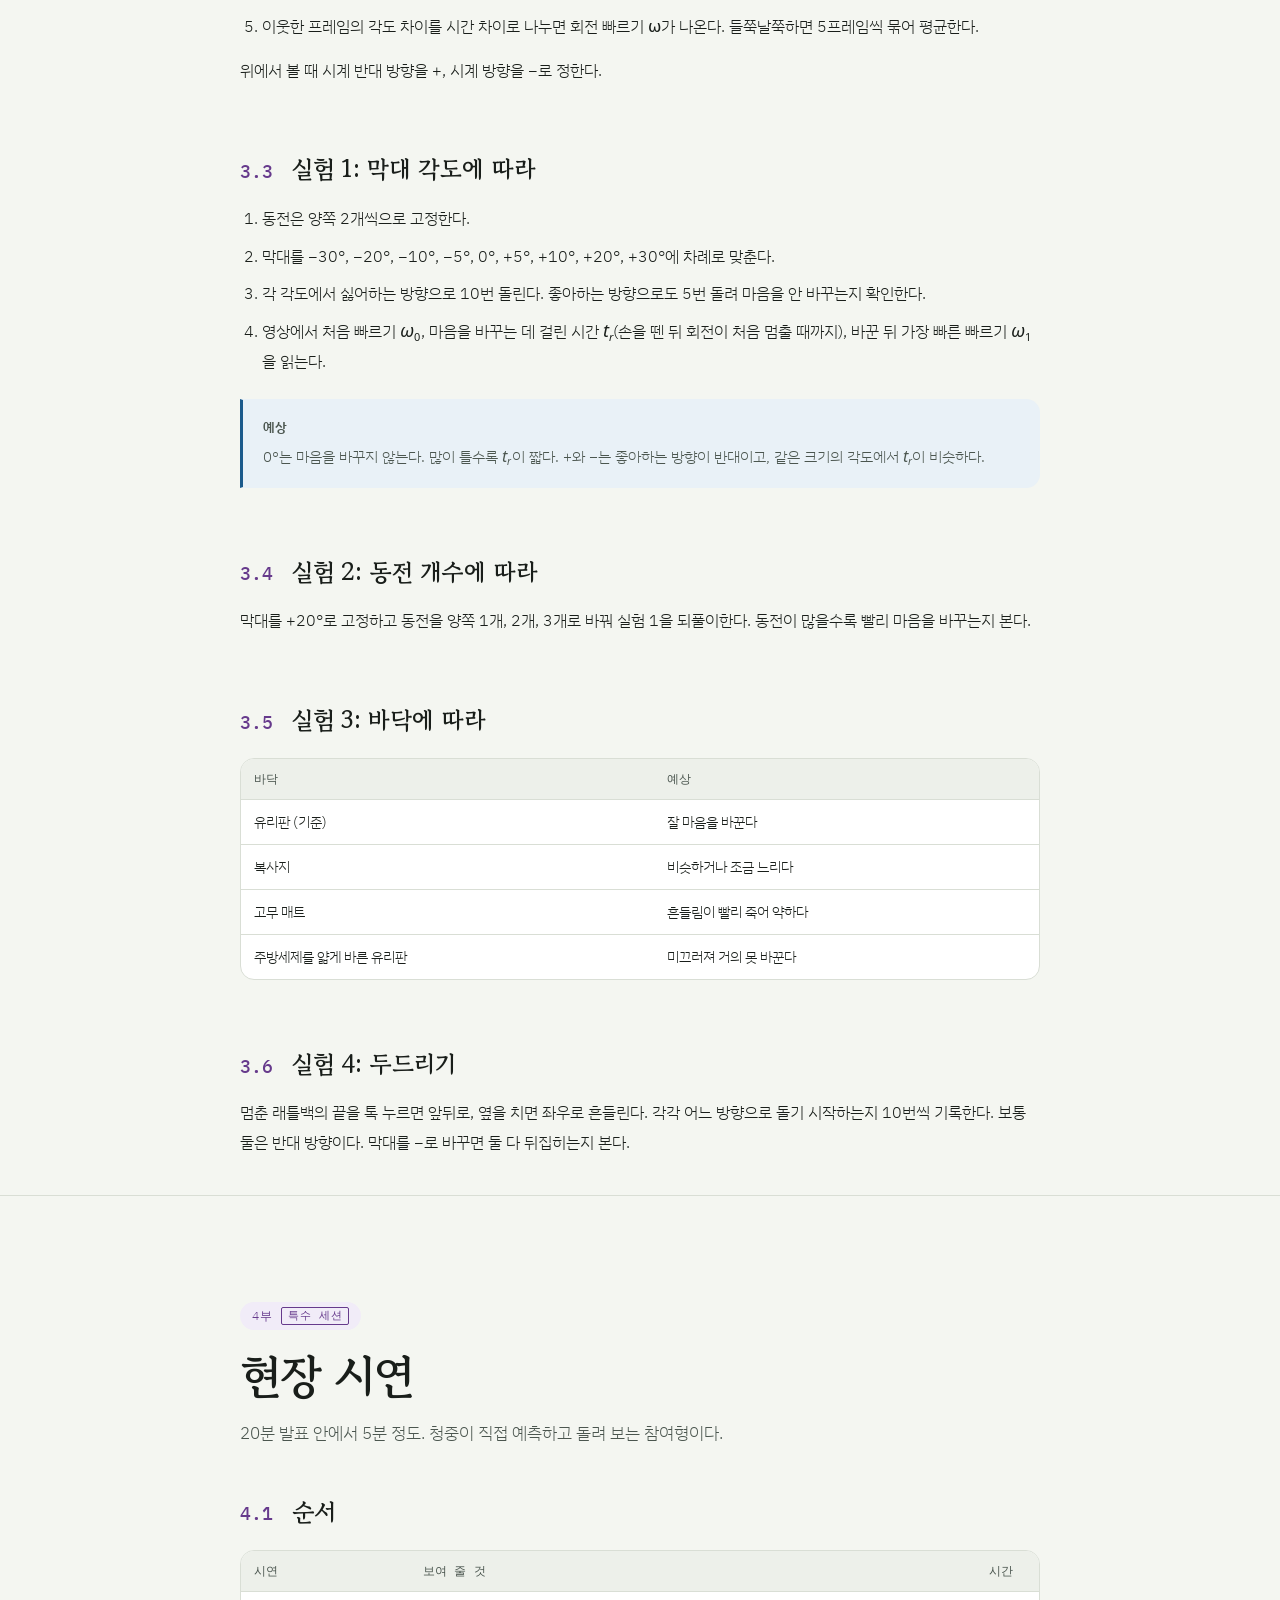
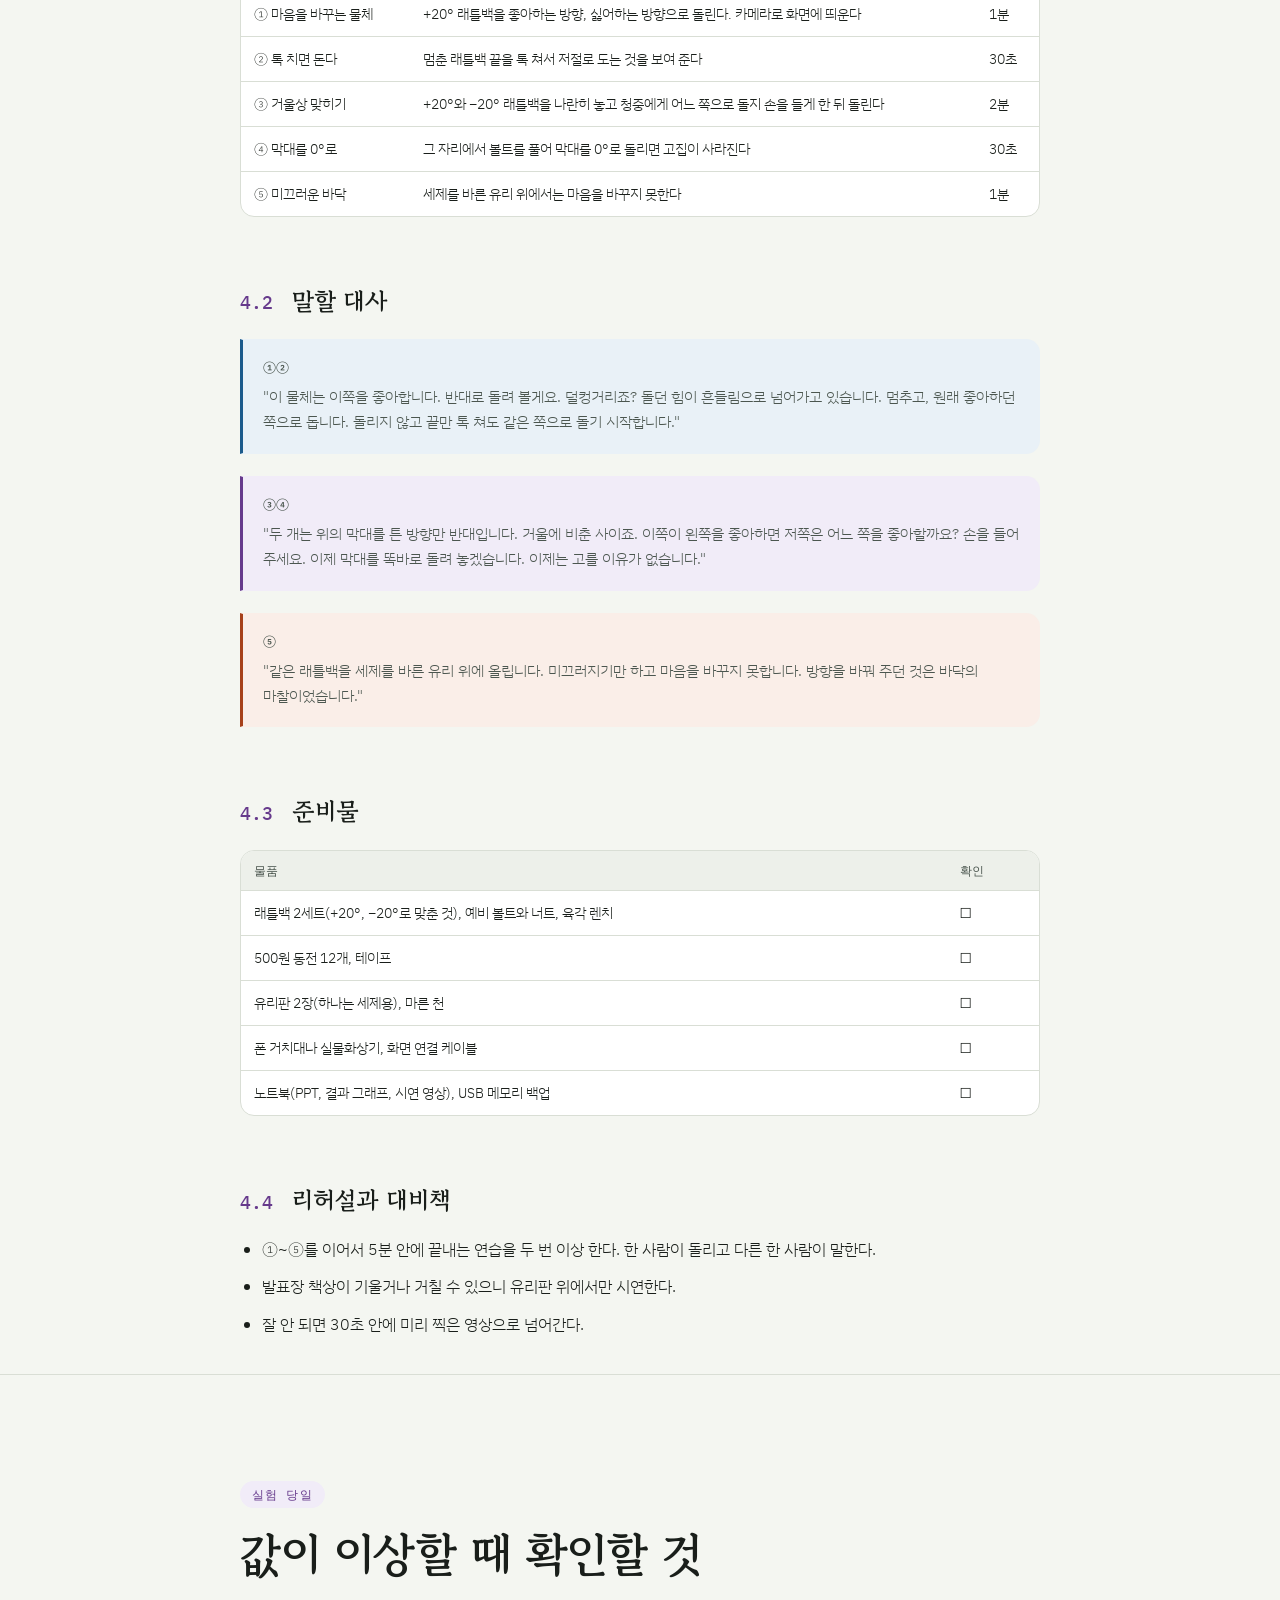
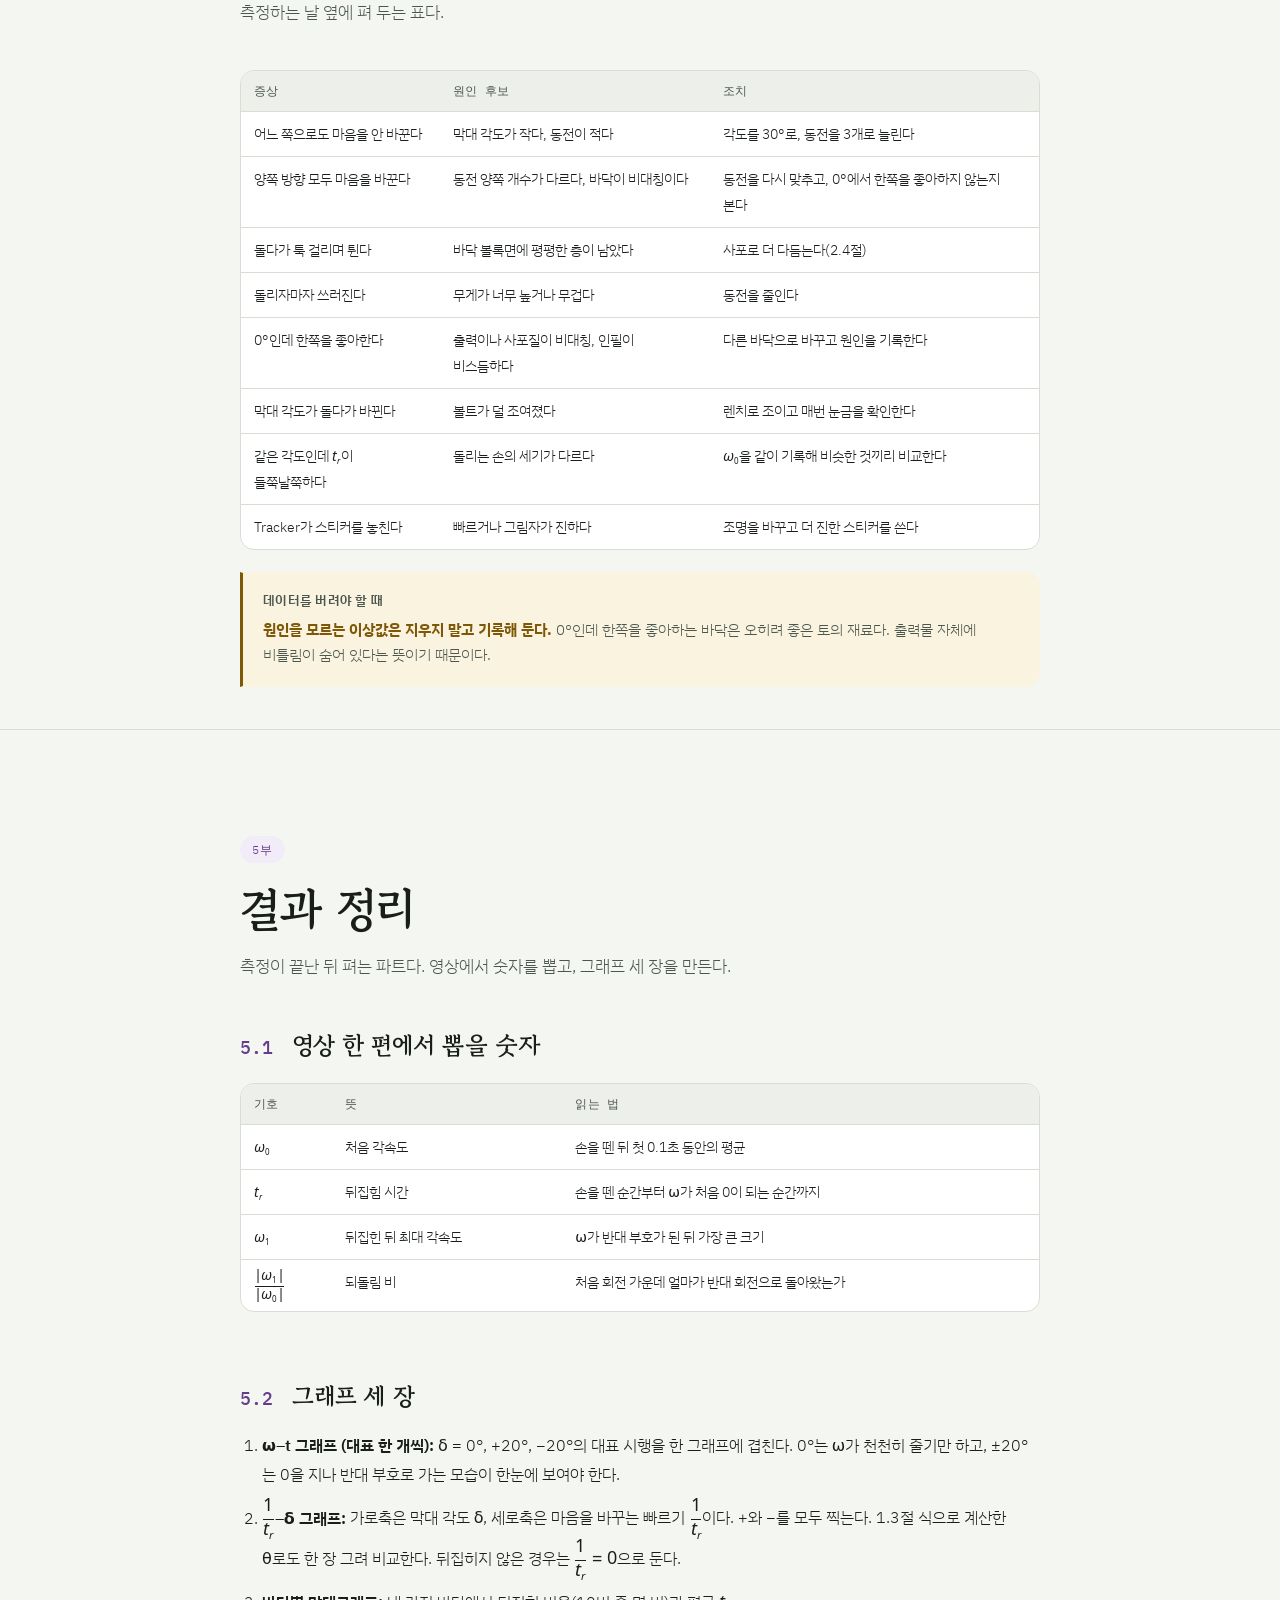
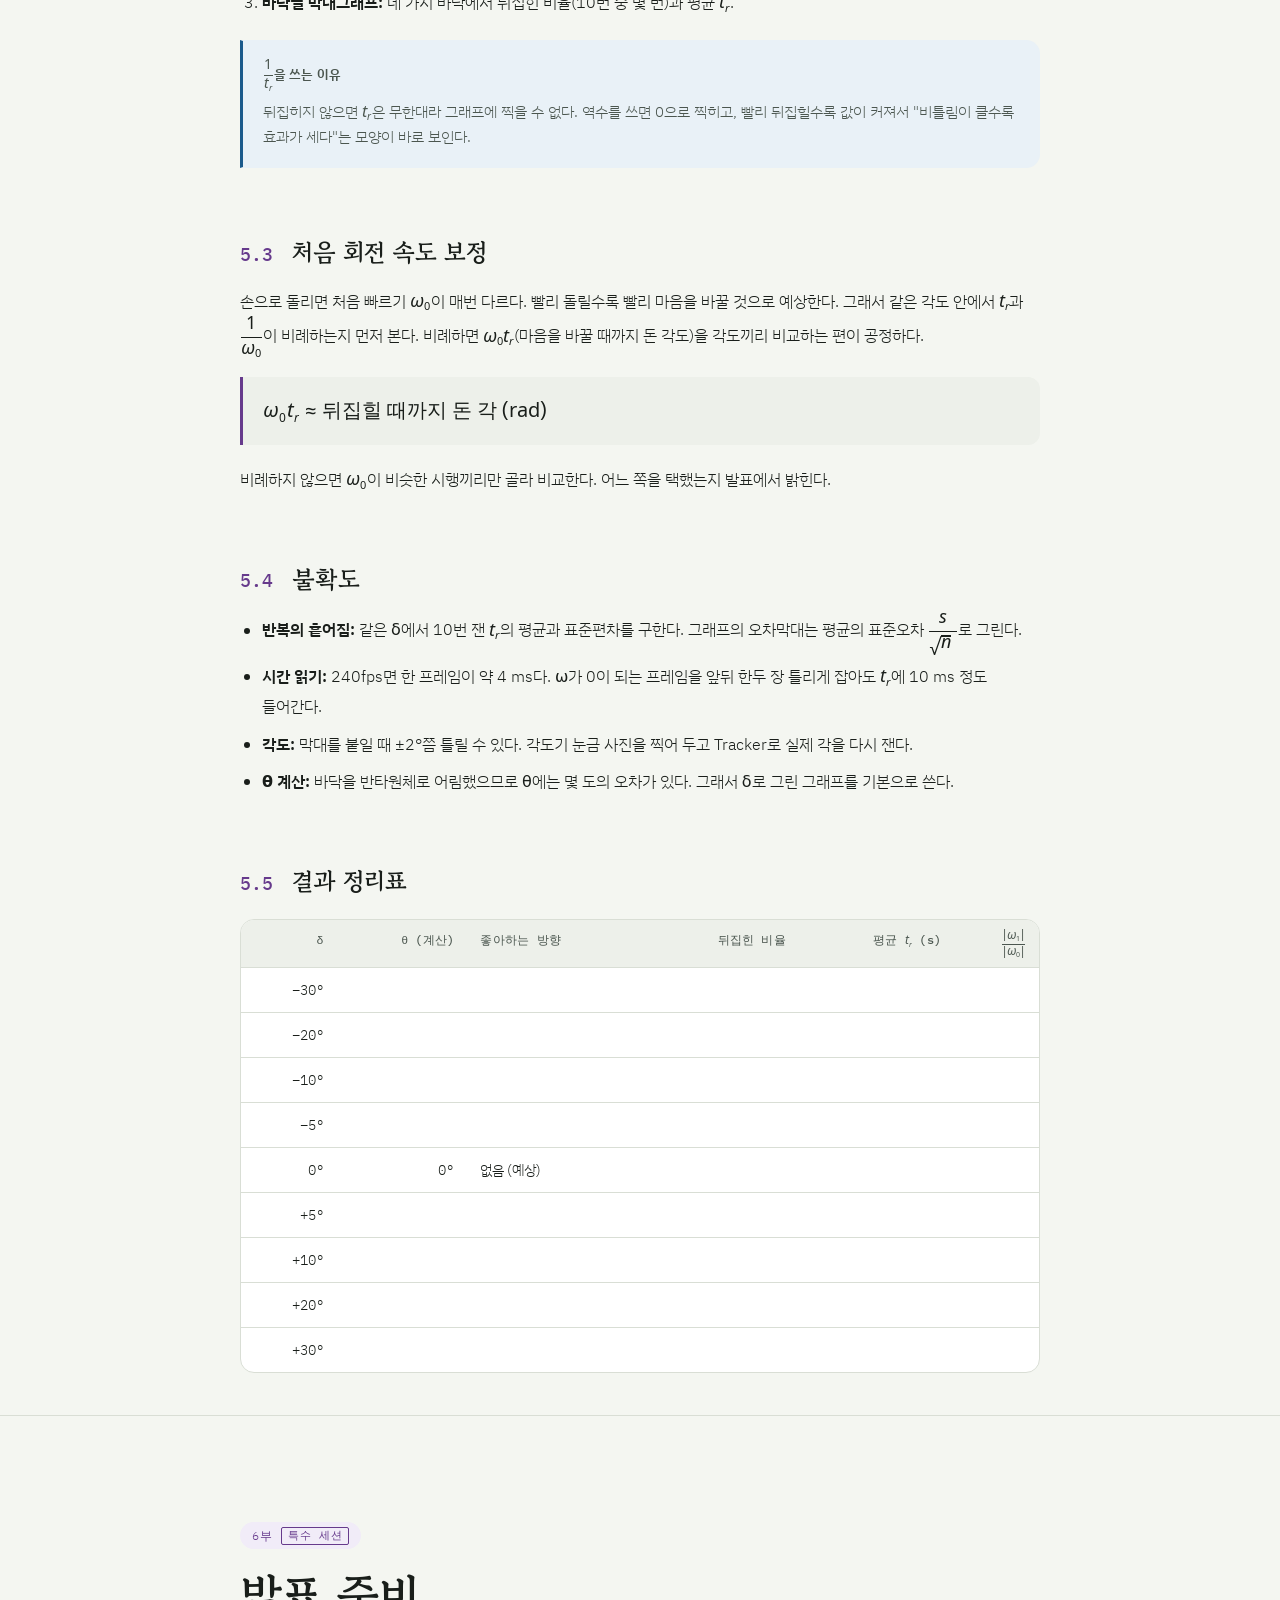
<file: study.html>
<!DOCTYPE html>
<html lang="ko">
<head>
<meta charset="utf-8">
<meta name="viewport" content="width=device-width,initial-scale=1">
<link rel="icon" href="favicon.svg" type="image/svg+xml">
<script src="site.js?v=20261001b"></script>
<title>래틀백 · Inertia</title>
<meta name="theme-color" content="#07090A">
<link rel="preconnect" href="https://fonts.googleapis.com">
<link rel="preconnect" href="https://fonts.gstatic.com" crossorigin>
<link rel="stylesheet" href="https://fonts.googleapis.com/css2?family=Instrument+Serif&family=Noto+Sans+Math&family=Gowun+Batang:wght@400;700&family=IBM+Plex+Sans+KR:wght@300;400;500;600&family=IBM+Plex+Mono:wght@400;500&display=swap">
<link rel="stylesheet" href="site.css?v=20261001b">
<style>
*{box-sizing:border-box}
:root{
  --paper:#F4F6F1; --card:#FFFFFF; --sunk:#EDF0EA;
  --ink:#191E1A; --ink2:#4B564F; --ink3:#7E8880;
  --rule:#D9DED5; --grid:#E4E9DF;
  --elec:#1B5A8B; --mag:#A6411B; --light:#663A8C;
  --elecw:#E9F1F7; --magw:#FAEEE8; --lightw:#F1ECF8;
  --warn:#7E5806; --warnw:#FAF3E0;
  --sans:'IBM Plex Sans KR',system-ui,-apple-system,'Apple SD Gothic Neo','Malgun Gothic',sans-serif;
  --serif:'Gowun Batang','Apple SD Gothic Neo',serif;
  --mono:'IBM Plex Mono',SFMono-Regular,Consolas,monospace;
}
@media (prefers-color-scheme:dark){
  :root:not([data-theme="light"]){
    color-scheme:dark;
    --paper:#111510; --card:#191E1A; --sunk:#141813;
    --ink:#E9ECE6; --ink2:#A7B1A9; --ink3:#78827B;
    --rule:#2A312B; --grid:#1D231D;
    --elec:#78B6E3; --mag:#E79471; --light:#B998DF;
    --elecw:#15232E; --magw:#2B1C14; --lightw:#221B2F;
    --warn:#D6A63C; --warnw:#28210F;
  }
}
:root[data-theme="dark"]{
  color-scheme:dark;
  --paper:#111510; --card:#191E1A; --sunk:#141813;
  --ink:#E9ECE6; --ink2:#A7B1A9; --ink3:#78827B;
  --rule:#2A312B; --grid:#1D231D;
  --elec:#78B6E3; --mag:#E79471; --light:#B998DF;
  --elecw:#15232E; --magw:#2B1C14; --lightw:#221B2F;
  --warn:#D6A63C; --warnw:#28210F;
}
body{margin:0;background:var(--paper);color:var(--ink);font-family:var(--sans);font-weight:300;font-size:16px;line-height:1.78;-webkit-text-size-adjust:100%}
.wrap{max-width:840px;margin:0 auto;padding-inline:20px}
p{margin:0 0 1em}
a{color:var(--elec)}
strong{font-weight:600}
h1,h2,h3,h4{font-family:var(--serif);font-weight:700;text-wrap:balance;line-height:1.35;margin:0}
code,.num{font-family:var(--mono);font-size:.92em;font-variant-numeric:tabular-nums}

/* ---------- hero ---------- */
.hero{padding-block:0 clamp(52px,8vw,88px)}
.eyebrow{font-family:var(--mono);font-size:11.5px;letter-spacing:.16em;text-transform:uppercase;color:var(--ink3);margin:0 0 14px}
.hero h1{font-size:clamp(28px,6.4vw,46px);letter-spacing:-.01em;margin-bottom:16px}
.hero .lede{font-size:clamp(16px,2.6vw,18.5px);color:var(--ink2);max-width:36em;margin-bottom:26px}
.formula-hero{display:inline-block;font-family:var(--mono);font-size:clamp(17px,4.2vw,25px);color:var(--light);border:1px solid var(--light);border-radius:2px;padding:11px 20px;background:var(--lightw)}
.howto{margin-top:30px;border-top:1px solid var(--rule);padding-top:22px;display:grid;gap:14px;grid-template-columns:repeat(auto-fit,minmax(210px,1fr))}
.howto div{font-size:14px;color:var(--ink2)}
.howto b{display:block;font-family:var(--mono);font-size:11.5px;letter-spacing:.1em;color:var(--ink);text-transform:uppercase;margin-bottom:3px;font-weight:500}

/* ---------- nav ---------- */
nav{position:sticky;top:env(safe-area-inset-top,0px);z-index:20;background:var(--paper);border-bottom:1px solid var(--rule)}
nav .wrap{display:flex;gap:2px;overflow-x:auto;scrollbar-width:none;padding-block:0}
nav .wrap::-webkit-scrollbar{display:none}
nav a{flex:0 0 auto;padding:12px 11px;font-size:13px;color:var(--ink2);text-decoration:none;border-bottom:2px solid transparent;white-space:nowrap}
nav a:hover{color:var(--ink);border-bottom-color:var(--rule)}

/* ---------- sections ---------- */
section{padding-block:52px 8px;border-bottom:1px solid var(--rule)}
section:last-of-type{border-bottom:none}
.part{font-family:var(--mono);font-size:11.5px;letter-spacing:.16em;color:var(--ink3);text-transform:uppercase;margin-bottom:10px}
section>.wrap>h2{font-size:clamp(23px,4.6vw,31px);margin-bottom:8px}
.sub{color:var(--ink2);font-size:15px;margin-bottom:34px;max-width:38em}
h3{font-size:clamp(18px,3.4vw,21px);margin:42px 0 14px;padding-top:4px}
h3:first-of-type{margin-top:0}
h4{font-size:16px;font-family:var(--sans);font-weight:600;margin:26px 0 8px}

/* ---------- blocks ---------- */
.eq{font-family:var(--mono);font-size:clamp(14px,3.4vw,17px);background:var(--sunk);border-left:2px solid var(--ink3);padding:15px 18px;margin:20px 0;overflow-x:auto;line-height:1.9}
.eq .c{color:var(--ink3);font-size:.85em}
.chain{margin:22px 0;padding:0;list-style:none;counter-reset:st}
.chain li{position:relative;padding:0 0 16px 40px;border-left:1px solid var(--rule);margin-left:11px}
.chain li:last-child{border-left-color:transparent;padding-bottom:0}
.chain li::before{counter-increment:st;content:counter(st);position:absolute;left:-11px;top:1px;width:22px;height:22px;border-radius:50%;background:var(--card);border:1px solid var(--rule);font-family:var(--mono);font-size:11px;display:grid;place-items:center;color:var(--ink2)}
.chain li>.eqi{font-family:var(--mono);font-size:14.5px;display:block;margin-top:3px;color:var(--ink)}
.note{border:1px solid var(--rule);border-radius:2px;background:var(--card);padding:16px 18px;margin:22px 0;font-size:14.5px;color:var(--ink2)}
.note b{color:var(--ink)}
.note.w{background:var(--warnw);border-color:var(--warn)}
.note.w b{color:var(--warn)}
.note.e{background:var(--elecw);border-color:var(--elec)}
.note.e b{color:var(--elec)}
.note.m{background:var(--magw);border-color:var(--mag)}
.note.m b{color:var(--mag)}
.tagline{font-family:var(--mono);font-size:11px;letter-spacing:.1em;text-transform:uppercase;display:block;margin-bottom:6px}
ul.plain,ol.plain{margin:14px 0;padding-left:22px}
ul.plain li,ol.plain li{margin-bottom:8px}
.kv{display:grid;grid-template-columns:auto 1fr;gap:6px 16px;font-size:14.5px;margin:18px 0}
.kv dt{font-family:var(--mono);color:var(--ink2);white-space:nowrap}
.kv dd{margin:0}

/* ---------- table ---------- */
.tw{overflow-x:auto;margin:22px 0;border:1px solid var(--rule);border-radius:2px;background:var(--card)}
table{border-collapse:collapse;width:100%;font-size:14px;min-width:min(100%,420px)}
th,td{text-align:left;padding:9px 13px;border-bottom:1px solid var(--rule);vertical-align:top}
thead th{font-family:var(--mono);font-size:11.5px;letter-spacing:.06em;text-transform:uppercase;color:var(--ink2);font-weight:500;background:var(--sunk);white-space:nowrap}
tbody tr:last-child td{border-bottom:none}
td.n,th.n{font-family:var(--mono);font-variant-numeric:tabular-nums;text-align:right}

/* ---------- figures ---------- */
figure{margin:30px 0;padding:0}
figure svg{display:block;width:100%;max-width:100%;height:auto;
  background-color:var(--card);
  background-image:linear-gradient(var(--grid) 1px,transparent 1px),linear-gradient(90deg,var(--grid) 1px,transparent 1px);
  background-size:22px 22px;
  border:1px solid var(--rule);border-radius:2px}
figcaption{font-size:13.5px;color:var(--ink3);margin-top:9px;line-height:1.65}
figcaption b{color:var(--ink2);font-family:var(--mono);font-size:11.5px;letter-spacing:.06em;margin-right:6px}
svg text{fill:var(--ink);font-family:var(--mono);font-size:12px}
svg .sm{font-size:10.5px;fill:var(--ink3)}
svg .lb{font-size:12.5px}
svg .bg{fill:var(--card);stroke:var(--rule)}
svg .sunk{fill:var(--sunk);stroke:var(--rule)}
svg .k{stroke:var(--ink);fill:none;stroke-width:1.4}
svg .kt{stroke:var(--ink2);fill:none;stroke-width:1}
svg .kd{stroke:var(--ink3);fill:none;stroke-width:1;stroke-dasharray:4 3}
svg .fk{fill:var(--ink)}
svg .E{stroke:var(--elec);fill:none;stroke-width:1.6}
svg .Ef{fill:var(--elec)}
svg .Eb{fill:var(--elecw);stroke:var(--elec);stroke-width:1.2}
svg .M{stroke:var(--mag);fill:none;stroke-width:1.6}
svg .Mf{fill:var(--mag)}
svg .Mb{fill:var(--magw);stroke:var(--mag);stroke-width:1.2}
svg .L{stroke:var(--light);fill:none;stroke-width:1.6}
svg .Lf{fill:var(--light)}
svg .Lb{fill:var(--lightw);stroke:var(--light);stroke-width:1.2}

/* ---------- qa ---------- */
.qa{border-top:1px solid var(--rule);padding:18px 0}
.qa:last-child{border-bottom:1px solid var(--rule)}
.qa .q{font-weight:500;font-size:15.5px;display:flex;gap:11px;align-items:baseline}
.qa .q i{font-family:var(--mono);font-style:normal;font-size:12px;color:var(--ink3);flex:0 0 auto}
.qa .a{font-size:14.5px;color:var(--ink2);margin:8px 0 0 27px}
.lvl{font-family:var(--mono);font-size:11px;letter-spacing:.14em;text-transform:uppercase;color:var(--ink3);margin:34px 0 4px;padding-bottom:6px}

/* ---------- checklist ---------- */
.days{display:grid;gap:0;margin:22px 0;border:1px solid var(--rule);border-radius:2px;background:var(--card)}
.day{display:grid;grid-template-columns:76px 1fr;gap:0;border-bottom:1px solid var(--rule)}
.day:last-child{border-bottom:none}
.day>b{font-family:var(--mono);font-size:12px;font-weight:500;color:var(--ink2);background:var(--sunk);padding:13px 12px;border-right:1px solid var(--rule)}
.day>div{padding:13px 15px;font-size:14.5px}
.day em{font-style:normal;color:var(--ink3);font-size:13px;display:block;margin-top:3px}

pre{font-family:var(--mono);font-size:12.5px;line-height:1.66;background:var(--sunk);border:1px solid var(--rule);border-radius:2px;padding:15px 17px;overflow-x:auto;margin:20px 0;white-space:pre;color:var(--ink);tab-size:2}
pre .cm{color:var(--ink3)}
footer{padding-block:40px 60px;color:var(--ink3);font-size:13.5px;border-top:1px solid var(--rule)}
@media (max-width:560px){
  body{font-size:15.5px}
  .day{grid-template-columns:1fr}
  .day>b{border-right:none;border-bottom:1px solid var(--rule)}
}

/* ---------- 개정판 추가 ---------- */
.new{display:inline-block;font-family:var(--mono);font-size:10.5px;letter-spacing:.06em;line-height:1.5;color:var(--light);border:1px solid var(--light);border-radius:2px;padding:0 6px;margin-left:8px;vertical-align:.2em;font-weight:500;white-space:nowrap;text-transform:none}
.note.l{background:var(--lightw);border-color:var(--light)}
.note.l b{color:var(--light)}
.formulas{display:flex;flex-wrap:wrap;gap:12px;align-items:stretch}
.formulas .formula-hero{min-width:0;max-width:100%}
.formula-hero small{display:block;font-family:var(--sans);font-size:12.5px;color:var(--ink2);margin-top:5px;letter-spacing:0}
.question{font-family:var(--serif);font-weight:700;font-size:clamp(19px,3.8vw,24px);line-height:1.5;color:var(--light);border-top:1px solid var(--light);border-bottom:1px solid var(--light);padding:18px 0;margin:22px 0;text-wrap:balance}
table.mx td:not(:first-child),table.mx th:not(:first-child){text-align:center}
table.mx td.gone{color:var(--light);font-weight:500}
table.mx td.none{color:var(--ink3)}
.qa .q>span{min-width:0}
.day{grid-template-columns:96px 1fr}
thead th{text-transform:none;letter-spacing:.02em}

/* ---------- 사이트 상단 바 ---------- */
.sitebar{background:var(--paper);border-bottom:1px solid var(--rule);font-family:var(--mono);font-size:12px;letter-spacing:.06em}
.sitebar .wrap{display:flex;justify-content:space-between;gap:16px;padding-block:10px}
.sitebar a{color:var(--ink2);text-decoration:none}
.sitebar a:hover,.sitebar a:focus-visible{color:var(--ink);text-decoration:underline}
.sitebar .r{display:flex;align-items:center;gap:16px}
.tbtn{font:500 11.5px var(--mono);letter-spacing:.06em;color:var(--ink2);background:transparent;border:1px solid var(--rule);border-radius:2px;padding:3px 9px;cursor:pointer}
.tbtn:hover{color:var(--ink);border-color:var(--ink3)}

/* ---------- 2026.10 디자인 손질 ---------- */
body{line-height:1.86;word-break:keep-all;overflow-wrap:break-word}
p{margin:0 0 1.1em}
::selection{background:var(--lightw)}

/* 머리 */
.hero .wave{top:var(--wt,40%);height:var(--wh,200px);opacity:.75}
.hero .sitebar{background:transparent;border-bottom:1px solid var(--rule);margin-bottom:clamp(40px,7vw,76px)}
.hero .sitebar .wrap{padding-block:14px}
.hero .eyebrow{letter-spacing:.08em;text-transform:none;margin-bottom:18px}
.hero h1{font-size:clamp(36px,7.2vw,68px);line-height:1.14;letter-spacing:-.02em;margin-bottom:24px}
.hero h1 .accent{background:linear-gradient(92deg,var(--elec),var(--light) 55%,var(--mag));-webkit-background-clip:text;background-clip:text;color:transparent}
.hero .lede{font-size:clamp(16px,2.2vw,19px);line-height:1.85;color:var(--ink2);max-width:33em;margin-bottom:34px}
.hero .formulas{gap:14px}
.hero .formula-hero{background:rgba(195,164,236,.07);border:1px solid rgba(195,164,236,.34);border-radius:16px;padding:16px 22px 14px;-webkit-backdrop-filter:blur(10px);backdrop-filter:blur(10px);box-shadow:0 22px 50px -26px rgba(195,164,236,.6)}
.hero .formula-hero small{color:var(--ink2)}
.hero .howto{border-top:0;padding-top:0;margin-top:34px;gap:12px;grid-template-columns:repeat(auto-fit,minmax(230px,1fr))}
.hero .howto div{background:rgba(255,255,255,.03);border:1px solid var(--rule);border-radius:14px;padding:14px 16px;line-height:1.65;color:var(--ink2)}
.hero .howto b{font:600 14px var(--sans);letter-spacing:0;text-transform:none;color:var(--ink);margin-bottom:4px}

/* 목차 막대 */
nav{background:var(--paper);background:color-mix(in srgb,var(--paper) 84%,transparent);-webkit-backdrop-filter:saturate(1.5) blur(14px);backdrop-filter:saturate(1.5) blur(14px)}
nav a{font-size:13.5px;padding:14px 12px 12px;transition:color .2s ease,border-color .2s ease}
nav a.on{color:var(--ink);font-weight:500;border-bottom-color:var(--light)}

/* 부와 절 */
section{padding-block:clamp(60px,9vw,104px) 20px;scroll-margin-top:40px}
.part{display:inline-flex;align-items:center;gap:8px;letter-spacing:.1em;color:var(--light);background:var(--lightw);border-radius:999px;padding:3px 12px;margin-bottom:18px}
.part .new{margin-left:0}
section>.wrap>h2{font-size:clamp(29px,5.6vw,46px);line-height:1.18;letter-spacing:-.015em;margin-bottom:16px}
.sub{font-size:16.5px;line-height:1.8;margin-bottom:44px;max-width:36em}
h3{font-size:clamp(19.5px,3.4vw,24px);margin:64px 0 18px;scroll-margin-top:64px;position:relative}
h3 .no{display:inline-block;min-width:2.6em;margin-right:.35em;font:500 .74em var(--mono);color:var(--light);vertical-align:.08em}
h3 .anchor{margin-left:.4em;font:400 .8em var(--mono);color:var(--ink3);text-decoration:none;opacity:0;transition:opacity .2s ease}
h3:hover .anchor,h3 .anchor:focus-visible{opacity:1}
h4{font-size:16.5px}

/* 상자들 */
.eq{border-left:3px solid var(--light);border-radius:0 12px 12px 0;padding:16px 20px}
.note{border:1px solid transparent;border-left:3px solid var(--ink3);border-radius:0 14px 14px 0;background:var(--sunk);padding:18px 20px;line-height:1.75}
.note.w{border-color:transparent;border-left-color:var(--warn)}
.note.e{border-color:transparent;border-left-color:var(--elec)}
.note.m{border-color:transparent;border-left-color:var(--mag)}
.note.l{border-color:transparent;border-left-color:var(--light)}
.tagline{letter-spacing:.06em;margin-bottom:8px}
.question{font-size:clamp(22px,4.4vw,32px);line-height:1.45;border:0;padding:8px 0 8px 22px;margin:28px 0;border-left:3px solid var(--light);background:linear-gradient(90deg,var(--lightw),transparent 70%)}
.tw{border-radius:14px}
thead th{background:var(--sunk)}
tbody tr:hover td{background:var(--sunk)}
figure svg{border-radius:16px}
figcaption{margin-top:12px}
.days{border-radius:14px;overflow:hidden}
pre{border-radius:12px}
.chain li::before{background:var(--paper);border-color:var(--light);color:var(--light)}

/* 예상 질문: 눌러서 답 보기 */
.qa-tools{position:sticky;top:46px;z-index:5;display:flex;flex-wrap:wrap;gap:10px;align-items:center;padding:12px 0;margin:0 0 8px;background:var(--paper)}
.qa-tools input{flex:1 1 240px;min-width:0;padding:10px 14px;border:1px solid var(--rule);border-radius:12px;background:var(--card);color:var(--ink);font:400 15px var(--sans)}
.qa-tools input::placeholder{color:var(--ink3)}
.qa-tools button{padding:9px 14px;border:1px solid var(--rule);border-radius:12px;background:var(--card);color:var(--ink);font:400 14px var(--sans);cursor:pointer}
.qa-tools button:hover{border-color:var(--ink3)}
.qa-tools .cnt{font:400 13px var(--sans);color:var(--ink3)}
.qa{padding:0}
.qa .q{padding:16px 40px 16px 0;position:relative;line-height:1.6}
.js-qa .qa .q{cursor:pointer}
.js-qa .qa .q:hover{color:var(--light)}
.js-qa .qa .q::after{content:"";position:absolute;right:8px;top:23px;width:8px;height:8px;border-right:1.5px solid var(--ink3);border-bottom:1.5px solid var(--ink3);transform:rotate(45deg);transition:transform .25s ease}
.js-qa .qa.open .q::after{transform:rotate(-135deg);top:27px}
.js-qa .qa:not(.open) .a{display:none}
.qa .a{margin:0 0 18px 27px;padding:14px 18px;background:var(--sunk);border-radius:12px;line-height:1.8}
.qa.hit .q{color:var(--ink)}
.lvl{color:var(--light);font:500 13px var(--sans);letter-spacing:.02em;text-transform:none}
.tagline{font:600 12.5px var(--sans);letter-spacing:.02em;text-transform:none}
.hero .eyebrow{font-family:var(--sans);font-size:13px;letter-spacing:.04em}

/* 옆 목차 (넓은 화면) */
.toc{display:none}
@media (min-width:1320px){
  .toc{display:block;position:fixed;z-index:10;top:110px;left:max(20px,calc(50% - 420px - 260px));width:230px;max-height:calc(100vh - 150px);overflow:auto;scrollbar-width:none;font-size:13px;line-height:1.5;opacity:0;transform:translateX(-8px);transition:opacity .3s ease,transform .3s ease;pointer-events:none}
  .toc.on{opacity:1;transform:none;pointer-events:auto}
}
.toc .th{font:500 12px var(--sans);letter-spacing:.02em;color:var(--light);margin:0 0 10px}
.toc a .n{display:inline-block;min-width:2.4em;font:500 11.5px var(--mono);color:var(--ink3)}
.toc a.on .n{color:var(--light)}
.toc .th b{display:block;font:700 15px var(--serif);letter-spacing:0;color:var(--ink);margin-top:3px}
.toc ol{list-style:none;margin:0;padding:0;border-left:1px solid var(--rule)}
.toc a{display:block;padding:5px 0 5px 14px;margin-left:-1px;border-left:2px solid transparent;color:var(--ink3);text-decoration:none}
.toc a:hover{color:var(--ink)}
.toc a.on{color:var(--ink);border-left-color:var(--light)}

footer .fnav{display:flex;justify-content:space-between;gap:16px;flex-wrap:wrap;margin-bottom:22px;font:500 13px var(--mono);letter-spacing:.04em}
footer .fnav a{color:var(--ink2);text-decoration:none}
footer .fnav a:hover{color:var(--ink)}
@media print{.toc,.qa-tools,.hero .wave,.sitebar{display:none!important}.js-qa .qa .a{display:block!important}.hero{background:#fff!important}}
@media (max-width:560px){
  .hero .formula-hero{width:100%}
  .qa .a{margin-left:0}
  .qa-tools{top:44px}
}

/* ---------- 수식 (MathML) ---------- */
math{font-family:'Noto Sans Math','STIX Two Math','Cambria Math','Latin Modern Math',math;font-size:1.1em;math-style:normal;color:inherit}
math.d{font-size:1.18em}
math annotation{display:none}
.eq{font-family:var(--sans);line-height:2.1}
.eq math.d{margin:.15em 0}
.eq .c math{font-size:1em}
.chain li>.eqi{font-family:var(--sans);margin-top:6px}
.formula-hero math.d{font-size:1.25em}
td math,th math{font-size:1em}
.qa math{font-size:1.05em}
figure foreignObject>div{height:100%;display:flex;align-items:center;white-space:nowrap;font-family:var(--mono);line-height:1.15;color:var(--ink)}
figure foreignObject math{font-size:1.12em;math-style:compact}
figure foreignObject math.d{math-style:normal}
</style>
</head>
<body>
<a class="skip" href="#s0">본문으로 건너뛰기</a>
<div class="progress" aria-hidden="true"><i></i></div>

<header class="hero night">
  <div class="sitebar"><div class="wrap"><a href="./">&larr; Inertia</a><span class="r"><a href="schedule.html">일정 보기 &rarr;</a><button class="tbtn" type="button" data-theme-toggle></button></span></div></div>
  <div class="wrap">
    <p class="eyebrow">Inertia · 학술교류 포럼 특수 세션 · 공부자료</p>
    <h1>한쪽으로만 도는 물체,<br><span class="accent">래틀백</span></h1>
    <p class="lede">래틀백은 한쪽으로 돌리면 잘 돌고, 반대로 돌리면 덜컹거리다 스스로 방향을 바꾼다. 우리는 3D 프린터로 큰 래틀백을 만들고, 위에 얹은 막대를 몇 도 틀어 놓느냐에 따라 래틀백이 어느 쪽을 좋아하는지 잰다.</p>
    <div class="formulas">
      <div class="formula-hero"><math class="d" displaystyle="true"><semantics><mrow><mtext>막대를 튼 각도</mtext><mspace width="0.28em"></mspace><mo>→</mo><mspace width="0.28em"></mspace><mtext>좋아하는 방향</mtext></mrow><annotation encoding="application/x-tex">\text{막대를 튼 각도}\;\to\;\text{좋아하는 방향}</annotation></semantics></math><small>왼쪽으로 틀면 한쪽, 오른쪽으로 틀면 반대쪽</small></div>
    </div>
    <div class="howto">
      <div><b>0부는 전원이 먼저</b>무엇을 하는지, 발표에서 무엇을 보여 줄지.</div>
      <div><b>1부는 다 같이</b>래틀백이 왜 방향을 바꾸는지 쉬운 말로.</div>
      <div><b>2·3부는 만들기와 측정</b>3D 프린터로 출력하기, 영상으로 회전 재기.</div>
      <div><b>4부는 시연 담당</b>청중이 직접 예측하고 돌려 보는 시연.</div>
      <div><b>5·6·7부는 측정 후</b>결과 정리, 20분 발표, 토의 질문과 예상 질문.</div>
      <div><b>실험 당일에는</b>"값이 이상할 때" 표와 부록 C의 기록지를 인쇄해 간다.</div>
    </div>
  </div>
</header>

<nav>
  <div class="wrap">
    <a href="#s0">0 · 한눈에</a>
    <a href="#s1">1 · 기초 개념</a>
    <a href="#s2">2 · 만들기</a>
    <a href="#s3">3 · 측정</a>
    <a href="#s4c">4 · 현장 시연</a>
    <a href="#s35">문제 해결</a>
    <a href="#s4">5 · 결과 정리</a>
    <a href="#s5">6 · 발표</a>
    <a href="#s6">7 · 토의·예상 질문</a>
    <a href="#s7">부록</a>
    <a href="#s8">자료의 한계</a>
  </div>
</nav>

<section id="s0">
  <div class="wrap">
    <p class="part">0부 <span class="new">특수 세션</span></p>
    <h2>이 탐구가 무엇을 하는가</h2>
    <p class="sub">0부만 읽어도 발표 첫 부분을 말할 수 있다.</p>

    <h3>0.1 래틀백이란</h3>
    <p>길쭉하고 바닥이 둥근 물체다. 책상 위에서 한쪽으로 돌리면 잘 돈다. 반대쪽으로 돌리면 덜컹덜컹 흔들리다가 멈추고, 혼자서 원래 쪽으로 다시 돈다. 마치 "나는 이쪽이 좋아" 하고 고집을 부리는 것 같다. 이름은 덜컹거린다(rattle)는 뜻에서 왔다.</p>
    <p>보통 물체는 왼쪽으로 돌리든 오른쪽으로 돌리든 똑같이 돈다. 팽이도 동전도 그렇다. 물리 법칙에는 왼쪽과 오른쪽의 차이가 없다. 그런데 래틀백만 한쪽을 고른다. 그 이유를 찾는 것이 이 탐구다.</p>

    <h3>0.2 우리 래틀백</h3>
    <p>3D 프린터로 두 부품을 뽑는다.</p>
    <ul class="plain">
      <li><strong>바닥:</strong> 길쭉한 그릇을 엎어 놓은 모양. 길이 18 cm, 폭 6 cm.</li>
      <li><strong>막대(팔):</strong> 바닥 위에 볼트 하나로 고정한다. 양 끝에 500원 동전을 올린다. 볼트를 살짝 풀면 시곗바늘처럼 돌릴 수 있다.</li>
    </ul>

    <figure>
      <svg viewBox="0 0 720 260" role="img" aria-label="위에서 본 래틀백. 바닥의 긴 축과 무게추 막대가 각도 델타만큼 어긋나 있다">
  <ellipse cx="250" cy="130" rx="190" ry="72" class="Lb" style="fill-opacity:.35"/>
  <line x1="40" y1="130" x2="460" y2="130" class="kd"/>
  <text class="sm" x="466" y="134">바닥의 긴 축</text>
  <g transform="rotate(-20 250 130)">
    <line x1="110" y1="130" x2="390" y2="130" style="stroke:var(--mag);stroke-width:6;stroke-linecap:round"/>
    <circle cx="112" cy="130" r="17" class="Mb"/>
    <circle cx="388" cy="130" r="17" class="Mb"/>
    <text x="388" y="134" text-anchor="middle" class="sm" style="fill:var(--mag)">m</text>
    <text x="112" y="134" text-anchor="middle" class="sm" style="fill:var(--mag)">m</text>
  </g>
  <path d="M 345 130 A 95 95 0 0 0 339.3 97.5" class="L"/>
  <text class="lb" x="352" y="116" style="fill:var(--light)">δ</text>
  <circle cx="250" cy="130" r="3" class="fk"/>
  <text class="sm" x="410" y="44" style="fill:var(--mag)">무게추 막대: 질량의 축을 끌고 간다</text>
  <text class="sm" x="560" y="170">위에서 본 모습</text>
  <text class="sm" x="560" y="188">+δ: 시계 반대 방향으로 비틂</text>
  <text class="sm" x="560" y="206">−δ: 거울상</text>
</svg>

      <figcaption><b>그림 0-1</b>위에서 본 우리 래틀백. 점선은 바닥의 긴 방향이다. 막대를 이 선에서 몇 도 틀어 놓았는지가 <b>팔 각도 δ(델타)</b>다.</figcaption>
    </figure>

    <p>시계로 생각하면 쉽다. 바닥의 긴 방향이 12시와 6시를 잇는 선이고, 막대가 시곗바늘이다.</p>
    <ul class="plain">
      <li>바늘을 12시에 맞추면(0°) 래틀백은 고집이 없다. 어느 쪽으로 돌려도 그냥 돈다.</li>
      <li>바늘을 왼쪽으로 조금 돌리면(+) 한쪽 방향을 좋아한다.</li>
      <li>바늘을 오른쪽으로 조금 돌리면(−) 반대 방향을 좋아한다.</li>
    </ul>
    <p>동전 개수는 방향이 아니라 고집의 세기를 정한다. 동전이 많을수록 더 빨리 마음을 바꿀 것으로 예상한다. 동전은 항상 양쪽에 같은 개수로 올린다.</p>

    <h3>0.3 우리 팀의 질문</h3>
    <p class="question">래틀백의 고집은 무엇이 만드는가? 그것을 없애면 고집도 사라지는가?</p>
    <p>막대 각도 하나만 바꿔 가며 같은 실험을 되풀이해서 세 가지를 확인한다.</p>
    <ol class="plain">
      <li>0°에서는 고집이 사라지는가.</li>
      <li>+와 −를 바꾸면 좋아하는 방향도 바뀌는가.</li>
      <li>많이 틀수록 더 빨리 마음을 바꾸는가.</li>
    </ol>

    <h3>0.4 특수 세션에서 할 일</h3>
    <ul class="plain">
      <li><strong>발표 PPT 20분 이내.</strong> 구성은 6부.</li>
      <li><strong>현장 시연.</strong> 청중이 먼저 방향을 예측하고 직접 돌려 본다. 4부.</li>
      <li><strong>토의 질문 2개.</strong> 7부 맨 앞.</li>
    </ul>
    <div class="note e">
      <span class="tagline">발표 첫 문장으로 쓸 만한 것</span>
      "지금 이 물체를 시계 반대 방향으로 돌려 보겠습니다. 3초 뒤에 이 물체는 마음을 바꿉니다."
    </div>
  </div>
</section>

<section id="s1">
  <div class="wrap">
    <p class="part">1부</p>
    <h2>기초 개념: 래틀백은 왜 마음을 바꿀까</h2>
    <p class="sub">처음 보는 사람 기준으로 썼다. 식은 꼭 필요한 것만, 상자 안에 따로 넣었다.</p>

    <h3>1.1 도는 물체는 계속 돌고 싶어 한다</h3>
    <p>굴러가는 공이 계속 굴러가려 하듯, 도는 물체는 계속 같은 방향으로 돌려고 한다. 이 "돌고 있는 양"을 <strong>각운동량</strong>이라 한다. 바깥에서 비트는 힘(돌림힘)이 없으면 각운동량은 변하지 않는다.</p>
    <p>래틀백은 도는 방향이 바뀐다. 각운동량이 바뀐 것이다. 그러니 누군가 래틀백을 비틀고 있다는 뜻이다. 그 누군가는 바로 <strong>책상</strong>이다(1.5절).</p>

    <h3>1.2 무게가 어디 있느냐가 중요하다</h3>
    <p>같은 무게라도 가운데 모여 있으면 잘 돌고, 바깥에 퍼져 있으면 잘 안 돈다. 피겨 선수가 팔을 오므리면 빨리 도는 이유다. 이렇게 "돌리기 어려운 정도"를 <strong>관성 모멘트</strong>라 한다.</p>
    <p>길쭉한 물체는 방향마다 돌리기 어려운 정도가 다르다. 그래서 물체마다 무게가 정해 주는 "축"이 있다. 동전을 얹은 막대를 돌려 놓으면 이 무게의 축도 같이 돌아간다.</p>

    <h3>1.3 바닥 모양도 축을 정한다</h3>
    <p>우리 래틀백 바닥은 길이 방향으로는 완만하게, 폭 방향으로는 급하게 휘어 있다. 그래서 바닥 모양이 정해 주는 축도 있다. 길게 뻗은 방향이다.</p>
    <p>래틀백의 비밀은 이 두 축, 즉 <strong>바닥 모양의 축</strong>과 <strong>무게의 축</strong>이 살짝 어긋나 있다는 데 있다. 막대를 0°에 두면 두 축이 겹친다. 막대를 틀면 두 축이 어긋난다.</p>
    <div class="note">
      <span class="tagline">더 알고 싶은 사람만</span>
      막대를 δ만큼 틀었을 때 무게의 축이 실제로 돌아가는 각 θ는 다음 식으로 구한다. m은 동전 한쪽 무게, a는 가운데에서 동전까지 거리(7 cm), <math><semantics><mrow><msub><mi>D</mi><mn>0</mn></msub></mrow><annotation encoding="application/x-tex">D_0</annotation></semantics></math>는 바닥만의 값이다(2.5절).
      <div class="eq" style="margin:12px 0"><math class="d" displaystyle="true"><semantics><mrow><mi mathvariant="normal">tan</mi><mspace width="0.17em"></mspace><mn>2</mn><mi>θ</mi><mo>=</mo><mfrac><mrow><mn>2</mn><mi>m</mi><msup><mi>a</mi><mn>2</mn></msup><mi mathvariant="normal">sin</mi><mspace width="0.17em"></mspace><mn>2</mn><mi>δ</mi></mrow><mrow><msub><mi>D</mi><mn>0</mn></msub><mo>+</mo><mn>2</mn><mi>m</mi><msup><mi>a</mi><mn>2</mn></msup><mi mathvariant="normal">cos</mi><mspace width="0.17em"></mspace><mn>2</mn><mi>δ</mi></mrow></mfrac></mrow><annotation encoding="application/x-tex">\tan\,2\theta = \frac{2ma^2\sin\,2\delta}{D_0 + 2ma^2\cos\,2\delta}</annotation></semantics></math></div>
      바닥도 무게가 있어서 θ는 δ보다 조금 작다. δ가 0이면 θ도 0이고, δ의 부호를 바꾸면 θ의 부호도 바뀐다.
    </div>

    <h3>1.4 회전과 흔들림이 서로 주고받는다</h3>
    <p>래틀백을 돌리지 않고 끝을 톡 누르면 앞뒤로 끄덕인다. 옆을 치면 좌우로 흔들린다. 두 축이 어긋난 래틀백에서는 이 흔들림과 회전이 서로 에너지를 주고받는다.</p>
    <ul class="plain">
      <li><strong>좋아하는 방향으로 돌릴 때:</strong> 작은 흔들림이 생겨도 금방 사라진다. 그래서 오래 매끄럽게 돈다.</li>
      <li><strong>싫어하는 방향으로 돌릴 때:</strong> 작은 흔들림이 점점 커진다. 회전 에너지가 흔들림으로 넘어가 덜컹거린다. 회전이 멈추고, 흔들림의 에너지가 다시 회전으로 돌아오는데 이번에는 반대 방향이다.</li>
    </ul>
    <p>그래서 돌리지 않고 끝을 톡 치기만 해도 래틀백은 저절로 돌기 시작한다. 흔들림이 회전으로 넘어가기 때문이다.</p>

    <figure>
      <svg viewBox="0 0 720 260" role="img" aria-label="좋아하지 않는 방향으로 돌렸을 때 각속도가 음수에서 0을 지나 양수가 되고, 그 사이 끄덕임이 커졌다 줄어드는 예상 그래프">
  <line x1="70" y1="130" x2="630" y2="130" class="kt"/>
  <line x1="70" y1="20" x2="70" y2="240" class="kt"/>
  <text class="sm" x="626" y="122" text-anchor="end">시간 t</text>
  <text class="sm" x="76" y="30">각속도 ω</text>
  <text class="sm" x="62" y="134" text-anchor="end">0</text>
  <polyline points="70.0,219.8 72.8,219.7 75.6,219.7 78.4,219.7 81.2,219.7 84.0,219.7 86.8,219.6 89.6,219.6 92.4,219.6 95.2,219.6 98.0,219.5 100.8,219.5 103.6,219.5 106.4,219.5 109.2,219.4 112.0,219.4 114.8,219.3 117.6,219.3 120.4,219.2 123.2,219.2 126.0,219.1 128.8,219.1 131.6,219.0 134.4,219.0 137.2,218.9 140.0,218.8 142.8,218.7 145.6,218.7 148.4,218.6 151.2,218.5 154.0,218.4 156.8,218.3 159.6,218.2 162.4,218.0 165.2,217.9 168.0,217.8 170.8,217.6 173.6,217.5 176.4,217.3 179.2,217.2 182.0,217.0 184.8,216.8 187.6,216.6 190.4,216.3 193.2,216.1 196.0,215.9 198.8,215.6 201.6,215.3 204.4,215.0 207.2,214.7 210.0,214.4 212.8,214.0 215.6,213.6 218.4,213.2 221.2,212.8 224.0,212.3 226.8,211.9 229.6,211.4 232.4,210.8 235.2,210.3 238.0,209.7 240.8,209.0 243.6,208.4 246.4,207.7 249.2,206.9 252.0,206.1 254.8,205.3 257.6,204.5 260.4,203.5 263.2,202.6 266.0,201.6 268.8,200.5 271.6,199.4 274.4,198.3 277.2,197.1 280.0,195.8 282.8,194.5 285.6,193.1 288.4,191.7 291.2,190.2 294.0,188.7 296.8,187.1 299.6,185.4 302.4,183.7 305.2,181.9 308.0,180.1 310.8,178.3 313.6,176.3 316.4,174.4 319.2,172.3 322.0,170.3 324.8,168.2 327.6,166.0 330.4,163.9 333.2,161.7 336.0,159.4 338.8,157.2 341.6,154.9 344.4,152.6 347.2,150.3 350.0,148.0 352.8,145.7 355.6,143.4 358.4,141.1 361.2,138.8 364.0,136.6 366.8,134.3 369.6,132.1 372.4,130.0 375.2,127.8 378.0,125.7 380.8,123.7 383.6,121.6 386.4,119.7 389.2,117.7 392.0,115.9 394.8,114.1 397.6,112.3 400.4,110.6 403.2,108.9 406.0,107.3 408.8,105.8 411.6,104.3 414.4,102.9 417.2,101.5 420.0,100.2 422.8,98.9 425.6,97.7 428.4,96.6 431.2,95.5 434.0,94.4 436.8,93.4 439.6,92.5 442.4,91.5 445.2,90.7 448.0,89.9 450.8,89.1 453.6,88.3 456.4,87.6 459.2,87.0 462.0,86.3 464.8,85.7 467.6,85.2 470.4,84.6 473.2,84.1 476.0,83.7 478.8,83.2 481.6,82.8 484.4,82.4 487.2,82.0 490.0,81.6 492.8,81.3 495.6,81.0 498.4,80.7 501.2,80.4 504.0,80.1 506.8,79.9 509.6,79.7 512.4,79.4 515.2,79.2 518.0,79.0 520.8,78.8 523.6,78.7 526.4,78.5 529.2,78.4 532.0,78.2 534.8,78.1 537.6,78.0 540.4,77.8 543.2,77.7 546.0,77.6 548.8,77.5 551.6,77.4 554.4,77.3 557.2,77.3 560.0,77.2 562.8,77.1 565.6,77.0 568.4,77.0 571.2,76.9 574.0,76.9 576.8,76.8 579.6,76.8 582.4,76.7 585.2,76.7 588.0,76.6 590.8,76.6 593.6,76.5 596.4,76.5 599.2,76.5 602.0,76.5 604.8,76.4 607.6,76.4 610.4,76.4 613.2,76.4 616.0,76.3 618.8,76.3 621.6,76.3 624.4,76.3 627.2,76.3 630.0,76.2" class="E" style="stroke-width:2.2"/>
  <polyline points="70.0,170.0 70.7,169.8 71.4,169.5 72.1,169.3 72.8,169.1 73.5,168.9 74.2,168.8 74.9,168.7 75.6,168.6 76.3,168.5 77.0,168.5 77.7,168.5 78.4,168.6 79.1,168.7 79.8,168.8 80.5,168.9 81.2,169.1 81.9,169.3 82.6,169.5 83.3,169.8 84.0,170.0 84.7,170.2 85.4,170.5 86.1,170.7 86.8,170.9 87.5,171.1 88.2,171.2 88.9,171.3 89.6,171.4 90.3,171.5 91.0,171.5 91.7,171.5 92.4,171.4 93.1,171.3 93.8,171.2 94.5,171.1 95.2,170.9 95.9,170.7 96.6,170.5 97.3,170.2 98.0,170.0 98.7,169.8 99.4,169.5 100.1,169.3 100.8,169.1 101.5,168.9 102.2,168.8 102.9,168.7 103.6,168.6 104.3,168.5 105.0,168.5 105.7,168.5 106.4,168.6 107.1,168.7 107.8,168.8 108.5,168.9 109.2,169.1 109.9,169.3 110.6,169.5 111.3,169.8 112.0,170.0 112.7,170.2 113.4,170.5 114.1,170.7 114.8,170.9 115.5,171.1 116.2,171.2 116.9,171.3 117.6,171.4 118.3,171.5 119.0,171.5 119.7,171.5 120.4,171.4 121.1,171.3 121.8,171.2 122.5,171.1 123.2,170.9 123.9,170.7 124.6,170.5 125.3,170.2 126.0,170.0 126.7,169.8 127.4,169.5 128.1,169.3 128.8,169.1 129.5,168.9 130.2,168.8 130.9,168.7 131.6,168.6 132.3,168.5 133.0,168.5 133.7,168.5 134.4,168.6 135.1,168.7 135.8,168.8 136.5,168.9 137.2,169.1 137.9,169.3 138.6,169.5 139.3,169.8 140.0,170.0 140.7,170.2 141.4,170.5 142.1,170.7 142.8,170.9 143.5,171.1 144.2,171.2 144.9,171.4 145.6,171.4 146.3,171.5 147.0,171.5 147.7,171.5 148.4,171.5 149.1,171.4 149.8,171.2 150.5,171.1 151.2,170.9 151.9,170.7 152.6,170.5 153.3,170.2 154.0,170.0 154.7,169.8 155.4,169.5 156.1,169.3 156.8,169.1 157.5,168.9 158.2,168.7 158.9,168.6 159.6,168.5 160.3,168.5 161.0,168.4 161.7,168.5 162.4,168.5 163.1,168.6 163.8,168.7 164.5,168.9 165.2,169.1 165.9,169.3 166.6,169.5 167.3,169.8 168.0,170.0 168.7,170.3 169.4,170.5 170.1,170.7 170.8,170.9 171.5,171.1 172.2,171.3 172.9,171.5 173.6,171.6 174.3,171.6 175.0,171.6 175.7,171.6 176.4,171.6 177.1,171.5 177.8,171.4 178.5,171.2 179.2,171.0 179.9,170.8 180.6,170.5 181.3,170.3 182.0,170.0 182.7,169.7 183.4,169.5 184.1,169.2 184.8,169.0 185.5,168.8 186.2,168.6 186.9,168.4 187.6,168.3 188.3,168.2 189.0,168.2 189.7,168.2 190.4,168.2 191.1,168.3 191.8,168.5 192.5,168.7 193.2,168.9 193.9,169.1 194.6,169.4 195.3,169.7 196.0,170.0 196.7,170.3 197.4,170.6 198.1,170.9 198.8,171.2 199.5,171.5 200.2,171.7 200.9,171.9 201.6,172.0 202.3,172.1 203.0,172.2 203.7,172.2 204.4,172.1 205.1,172.0 205.8,171.8 206.5,171.6 207.2,171.4 207.9,171.1 208.6,170.7 209.3,170.4 210.0,170.0 210.7,169.6 211.4,169.2 212.1,168.9 212.8,168.5 213.5,168.2 214.2,167.9 214.9,167.6 215.6,167.4 216.3,167.3 217.0,167.2 217.7,167.2 218.4,167.3 219.1,167.4 219.8,167.6 220.5,167.9 221.2,168.2 221.9,168.6 222.6,169.0 223.3,169.5 224.0,170.0 224.7,170.5 225.4,171.0 226.1,171.6 226.8,172.0 227.5,172.5 228.2,172.9 228.9,173.3 229.6,173.5 230.3,173.7 231.0,173.8 231.7,173.9 232.4,173.8 233.1,173.6 233.8,173.3 234.5,173.0 235.2,172.5 235.9,172.0 236.6,171.4 237.3,170.7 238.0,170.0 238.7,169.3 239.4,168.5 240.1,167.8 240.8,167.1 241.5,166.5 242.2,165.9 242.9,165.4 243.6,165.0 244.3,164.7 245.0,164.5 245.7,164.5 246.4,164.6 247.1,164.9 247.8,165.2 248.5,165.8 249.2,166.4 249.9,167.2 250.6,168.0 251.3,169.0 252.0,170.0 252.7,171.0 253.4,172.1 254.1,173.1 254.8,174.1 255.5,175.1 256.2,175.9 256.9,176.6 257.6,177.2 258.3,177.6 259.0,177.8 259.7,177.8 260.4,177.7 261.1,177.3 261.8,176.8 262.5,176.0 263.2,175.1 263.9,174.0 264.6,172.8 265.3,171.4 266.0,170.0 266.7,168.5 267.4,167.0 268.1,165.6 268.8,164.2 269.5,162.9 270.2,161.7 270.9,160.8 271.6,160.0 272.3,159.4 273.0,159.1 273.7,159.1 274.4,159.3 275.1,159.8 275.8,160.6 276.5,161.7 277.2,163.0 277.9,164.5 278.6,166.2 279.3,168.0 280.0,170.0 280.7,172.0 281.4,174.0 282.1,176.0 282.8,177.9 283.5,179.6 284.2,181.2 284.9,182.5 285.6,183.5 286.3,184.2 287.0,184.6 287.7,184.6 288.4,184.2 289.1,183.5 289.8,182.4 290.5,181.0 291.2,179.2 291.9,177.2 292.6,175.0 293.3,172.6 294.0,170.0 294.7,167.4 295.4,164.8 296.1,162.2 296.8,159.8 297.5,157.6 298.2,155.7 298.9,154.0 299.6,152.8 300.3,151.9 301.0,151.5 301.7,151.5 302.4,152.0 303.1,153.0 303.8,154.4 304.5,156.2 305.2,158.4 305.9,161.0 306.6,163.8 307.3,166.8 308.0,170.0 308.7,173.2 309.4,176.4 310.1,179.5 310.8,182.4 311.5,185.1 312.2,187.4 312.9,189.4 313.6,190.8 314.3,191.8 315.0,192.2 315.7,192.1 316.4,191.5 317.1,190.3 317.8,188.5 318.5,186.3 319.2,183.7 319.9,180.6 320.6,177.3 321.3,173.7 322.0,170.0 322.7,166.2 323.4,162.5 324.1,159.0 324.8,155.7 325.5,152.6 326.2,150.0 326.9,147.9 327.6,146.3 328.3,145.3 329.0,144.8 329.7,145.0 330.4,145.8 331.1,147.3 331.8,149.3 332.5,151.8 333.2,154.8 333.9,158.2 334.6,162.0 335.3,165.9 336.0,170.0 336.7,174.1 337.4,178.1 338.1,182.0 338.8,185.6 339.5,188.8 340.2,191.5 340.9,193.7 341.6,195.4 342.3,196.4 343.0,196.8 343.7,196.5 344.4,195.6 345.1,194.0 345.8,191.8 346.5,189.1 347.2,185.9 347.9,182.2 348.6,178.3 349.3,174.2 350.0,170.0 350.7,165.8 351.4,161.7 352.1,157.8 352.8,154.1 353.5,150.9 354.2,148.2 354.9,146.0 355.6,144.4 356.3,143.5 357.0,143.2 357.7,143.6 358.4,144.6 359.1,146.3 359.8,148.5 360.5,151.2 361.2,154.4 361.9,158.0 362.6,161.9 363.3,165.9 364.0,170.0 364.7,174.1 365.4,178.0 366.1,181.8 366.8,185.2 367.5,188.2 368.2,190.7 368.9,192.7 369.6,194.2 370.3,195.0 371.0,195.2 371.7,194.7 372.4,193.7 373.1,192.1 373.8,190.0 374.5,187.4 375.2,184.3 375.9,181.0 376.6,177.5 377.3,173.8 378.0,170.0 378.7,166.3 379.4,162.7 380.1,159.4 380.8,156.3 381.5,153.7 382.2,151.5 382.9,149.7 383.6,148.5 384.3,147.9 385.0,147.8 385.7,148.2 386.4,149.2 387.1,150.6 387.8,152.6 388.5,154.9 389.2,157.6 389.9,160.5 390.6,163.6 391.3,166.8 392.0,170.0 392.7,173.2 393.4,176.2 394.1,179.0 394.8,181.6 395.5,183.8 396.2,185.6 396.9,187.0 397.6,188.0 398.3,188.5 399.0,188.5 399.7,188.1 400.4,187.2 401.1,186.0 401.8,184.3 402.5,182.4 403.2,180.2 403.9,177.8 404.6,175.2 405.3,172.6 406.0,170.0 406.7,167.4 407.4,165.0 408.1,162.8 408.8,160.8 409.5,159.0 410.2,157.6 410.9,156.5 411.6,155.8 412.3,155.4 413.0,155.4 413.7,155.8 414.4,156.5 415.1,157.5 415.8,158.8 416.5,160.4 417.2,162.1 417.9,164.0 418.6,166.0 419.3,168.0 420.0,170.0 420.7,172.0 421.4,173.8 422.1,175.5 422.8,177.0 423.5,178.3 424.2,179.4 424.9,180.2 425.6,180.7 426.3,180.9 427.0,180.9 427.7,180.6 428.4,180.0 429.1,179.2 429.8,178.3 430.5,177.1 431.2,175.8 431.9,174.4 432.6,173.0 433.3,171.5 434.0,170.0 434.7,168.6 435.4,167.2 436.1,166.0 436.8,164.9 437.5,164.0 438.2,163.2 438.9,162.7 439.6,162.3 440.3,162.2 441.0,162.2 441.7,162.4 442.4,162.8 443.1,163.4 443.8,164.1 444.5,164.9 445.2,165.9 445.9,166.9 446.6,167.9 447.3,169.0 448.0,170.0 448.7,171.0 449.4,172.0 450.1,172.8 450.8,173.6 451.5,174.2 452.2,174.8 452.9,175.1 453.6,175.4 454.3,175.5 455.0,175.5 455.7,175.3 456.4,175.0 457.1,174.6 457.8,174.1 458.5,173.5 459.2,172.9 459.9,172.2 460.6,171.5 461.3,170.7 462.0,170.0 462.7,169.3 463.4,168.6 464.1,168.0 464.8,167.5 465.5,167.0 466.2,166.7 466.9,166.4 467.6,166.2 468.3,166.1 469.0,166.2 469.7,166.3 470.4,166.5 471.1,166.7 471.8,167.1 472.5,167.5 473.2,168.0 473.9,168.4 474.6,169.0 475.3,169.5 476.0,170.0 476.7,170.5 477.4,171.0 478.1,171.4 478.8,171.8 479.5,172.1 480.2,172.4 480.9,172.6 481.6,172.7 482.3,172.8 483.0,172.8 483.7,172.7 484.4,172.6 485.1,172.4 485.8,172.1 486.5,171.8 487.2,171.5 487.9,171.1 488.6,170.8 489.3,170.4 490.0,170.0 490.7,169.6 491.4,169.3 492.1,168.9 492.8,168.6 493.5,168.4 494.2,168.2 494.9,168.0 495.6,167.9 496.3,167.8 497.0,167.8 497.7,167.9 498.4,168.0 499.1,168.1 499.8,168.3 500.5,168.5 501.2,168.8 501.9,169.1 502.6,169.4 503.3,169.7 504.0,170.0 504.7,170.3 505.4,170.6 506.1,170.9 506.8,171.1 507.5,171.3 508.2,171.5 508.9,171.7 509.6,171.8 510.3,171.8 511.0,171.8 511.7,171.8 512.4,171.7 513.1,171.6 513.8,171.4 514.5,171.2 515.2,171.0 515.9,170.8 516.6,170.5 517.3,170.3 518.0,170.0 518.7,169.7 519.4,169.5 520.1,169.2 520.8,169.0 521.5,168.8 522.2,168.6 522.9,168.5 523.6,168.4 524.3,168.4 525.0,168.4 525.7,168.4 526.4,168.4 527.1,168.5 527.8,168.7 528.5,168.9 529.2,169.1 529.9,169.3 530.6,169.5 531.3,169.7 532.0,170.0 532.7,170.2 533.4,170.5 534.1,170.7 534.8,170.9 535.5,171.1 536.2,171.3 536.9,171.4 537.6,171.5 538.3,171.5 539.0,171.6 539.7,171.5 540.4,171.5 541.1,171.4 541.8,171.3 542.5,171.1 543.2,170.9 543.9,170.7 544.6,170.5 545.3,170.2 546.0,170.0 546.7,169.8 547.4,169.5 548.1,169.3 548.8,169.1 549.5,168.9 550.2,168.8 550.9,168.6 551.6,168.5 552.3,168.5 553.0,168.5 553.7,168.5 554.4,168.6 555.1,168.6 555.8,168.8 556.5,168.9 557.2,169.1 557.9,169.3 558.6,169.5 559.3,169.8 560.0,170.0 560.7,170.2 561.4,170.5 562.1,170.7 562.8,170.9 563.5,171.1 564.2,171.2 564.9,171.3 565.6,171.4 566.3,171.5 567.0,171.5 567.7,171.5 568.4,171.4 569.1,171.3 569.8,171.2 570.5,171.1 571.2,170.9 571.9,170.7 572.6,170.5 573.3,170.2 574.0,170.0 574.7,169.8 575.4,169.5 576.1,169.3 576.8,169.1 577.5,168.9 578.2,168.8 578.9,168.7 579.6,168.6 580.3,168.5 581.0,168.5 581.7,168.5 582.4,168.6 583.1,168.7 583.8,168.8 584.5,168.9 585.2,169.1 585.9,169.3 586.6,169.5 587.3,169.8 588.0,170.0 588.7,170.2 589.4,170.5 590.1,170.7 590.8,170.9 591.5,171.1 592.2,171.2 592.9,171.3 593.6,171.4 594.3,171.5 595.0,171.5 595.7,171.5 596.4,171.4 597.1,171.3 597.8,171.2 598.5,171.1 599.2,170.9 599.9,170.7 600.6,170.5 601.3,170.2 602.0,170.0 602.7,169.8 603.4,169.5 604.1,169.3 604.8,169.1 605.5,168.9 606.2,168.8 606.9,168.7 607.6,168.6 608.3,168.5 609.0,168.5 609.7,168.5 610.4,168.6 611.1,168.7 611.8,168.8 612.5,168.9 613.2,169.1 613.9,169.3 614.6,169.5 615.3,169.8 616.0,170.0 616.7,170.2 617.4,170.5 618.1,170.7 618.8,170.9 619.5,171.1 620.2,171.2 620.9,171.3 621.6,171.4 622.3,171.5 623.0,171.5 623.7,171.5 624.4,171.4 625.1,171.3 625.8,171.2 626.5,171.1 627.2,170.9 627.9,170.7 628.6,170.5 629.3,170.2 630.0,170.0" class="M" style="stroke-width:1;opacity:.75"/>
  <polyline points="70.0,168.5 72.8,168.5 75.6,168.5 78.4,168.5 81.2,168.5 84.0,168.5 86.8,168.5 89.6,168.5 92.4,168.5 95.2,168.5 98.0,168.5 100.8,168.5 103.6,168.5 106.4,168.5 109.2,168.5 112.0,168.5 114.8,168.5 117.6,168.5 120.4,168.5 123.2,168.5 126.0,168.5 128.8,168.5 131.6,168.5 134.4,168.5 137.2,168.5 140.0,168.5 142.8,168.5 145.6,168.5 148.4,168.5 151.2,168.5 154.0,168.5 156.8,168.5 159.6,168.4 162.4,168.4 165.2,168.4 168.0,168.4 170.8,168.4 173.6,168.4 176.4,168.3 179.2,168.3 182.0,168.3 184.8,168.2 187.6,168.2 190.4,168.2 193.2,168.1 196.0,168.0 198.8,168.0 201.6,167.9 204.4,167.8 207.2,167.7 210.0,167.6 212.8,167.4 215.6,167.3 218.4,167.1 221.2,166.9 224.0,166.7 226.8,166.5 229.6,166.3 232.4,166.0 235.2,165.7 238.0,165.4 240.8,165.1 243.6,164.7 246.4,164.3 249.2,163.9 252.0,163.5 254.8,163.0 257.6,162.5 260.4,161.9 263.2,161.3 266.0,160.7 268.8,160.1 271.6,159.5 274.4,158.8 277.2,158.1 280.0,157.3 282.8,156.6 285.6,155.8 288.4,155.1 291.2,154.3 294.0,153.5 296.8,152.7 299.6,151.9 302.4,151.1 305.2,150.3 308.0,149.6 310.8,148.8 313.6,148.1 316.4,147.4 319.2,146.8 322.0,146.2 324.8,145.6 327.6,145.1 330.4,144.6 333.2,144.2 336.0,143.8 338.8,143.5 341.6,143.3 344.4,143.1 347.2,143.0 350.0,143.0 352.8,143.0 355.6,143.1 358.4,143.3 361.2,143.5 364.0,143.8 366.8,144.2 369.6,144.6 372.4,145.1 375.2,145.6 378.0,146.2 380.8,146.8 383.6,147.4 386.4,148.1 389.2,148.8 392.0,149.6 394.8,150.3 397.6,151.1 400.4,151.9 403.2,152.7 406.0,153.5 408.8,154.3 411.6,155.1 414.4,155.8 417.2,156.6 420.0,157.3 422.8,158.1 425.6,158.8 428.4,159.5 431.2,160.1 434.0,160.7 436.8,161.3 439.6,161.9 442.4,162.5 445.2,163.0 448.0,163.5 450.8,163.9 453.6,164.3 456.4,164.7 459.2,165.1 462.0,165.4 464.8,165.7 467.6,166.0 470.4,166.3 473.2,166.5 476.0,166.7 478.8,166.9 481.6,167.1 484.4,167.3 487.2,167.4 490.0,167.6 492.8,167.7 495.6,167.8 498.4,167.9 501.2,168.0 504.0,168.0 506.8,168.1 509.6,168.2 512.4,168.2 515.2,168.2 518.0,168.3 520.8,168.3 523.6,168.3 526.4,168.4 529.2,168.4 532.0,168.4 534.8,168.4 537.6,168.4 540.4,168.4 543.2,168.5 546.0,168.5 548.8,168.5 551.6,168.5 554.4,168.5 557.2,168.5 560.0,168.5 562.8,168.5 565.6,168.5 568.4,168.5 571.2,168.5 574.0,168.5 576.8,168.5 579.6,168.5 582.4,168.5 585.2,168.5 588.0,168.5 590.8,168.5 593.6,168.5 596.4,168.5 599.2,168.5 602.0,168.5 604.8,168.5 607.6,168.5 610.4,168.5 613.2,168.5 616.0,168.5 618.8,168.5 621.6,168.5 624.4,168.5 627.2,168.5 630.0,168.5" class="kd"/>
  <line x1="350.0" y1="124" x2="350.0" y2="136" class="k"/>
  <text class="sm" x="350.0" y="116" text-anchor="middle">tᵣ</text>
  <text class="sm" x="84.0" y="238" style="fill:var(--elec)">ω₀ (반대 방향)</text>
  <text class="sm" x="518.0" y="74.5" style="fill:var(--elec)">ω₁ (좋아하는 방향)</text>
  <text class="sm" x="406.0" y="216" style="fill:var(--mag)">끄덕임</text>
</svg>
      <figcaption><b>그림 1-1</b>싫어하는 방향으로 돌렸을 때 예상되는 모양. 파란 선이 회전 빠르기다. 처음엔 반대 방향(아래)으로 돌다가 0을 지나 좋아하는 방향(위)으로 바뀐다. 그 사이 끄덕임(주황)이 커졌다 줄어든다.</figcaption>
    </figure>

    <h3>1.5 책상의 마찰이 꼭 필요하다</h3>
    <p>래틀백 바닥은 책상과 한 점에서 닿는다. 래틀백이 흔들리면 이 점이 책상 위를 옮겨 다닌다. 책상이 적당히 거칠면 이 점은 미끄러지지 않고 구른다. 이때 책상이 래틀백을 살짝 밀어 주는 힘(마찰력)이 래틀백을 비틀어 방향을 바꾼다.</p>
    <p>그래서 책상이 너무 미끄러우면 래틀백은 마음을 바꾸지 못한다. 세제를 바른 유리 위에서 실험해 확인한다(3.5절).</p>
    <div class="note">
      <span class="tagline">에너지는 어디로 가나</span>
      미끄러지지 않고 구르는 점은 그 순간 멈춰 있다. 멈춘 점을 미는 힘은 에너지를 빼앗지 않는다. 그래서 래틀백의 에너지는 사라지지 않고 회전과 흔들림 사이를 오간다. 실제로는 공기와 바닥 때문에 조금씩 줄어서, 마음을 바꾼 뒤의 회전은 처음보다 느리다.
    </div>

    <h3>1.6 거울에 비추면</h3>
    <p>막대를 +20°로 튼 래틀백을 거울에 비추면 −20°로 튼 래틀백이 된다. 오른손과 왼손처럼 서로 거울상이다. 물리 법칙은 거울 속에서도 똑같으니, 두 래틀백은 정확히 반대 방향을 좋아해야 한다.</p>
    <p>결국 방향을 고르는 것은 법칙이 아니라 <strong>물체의 모양</strong>이다. 이 예측을 실험으로 확인하는 것이 우리 탐구의 중심이다.</p>
    <div class="note m">
      <span class="tagline">여기까지 이해했는지 확인</span>
      다음 세 가지를 친구에게 말로 설명해 본다. (1) 래틀백의 방향을 바꾸는 것은 누구인가. (2) 막대를 틀면 무엇이 어긋나는가. (3) 미끄러운 바닥에서는 왜 안 되는가.
    </div>
  </div>
</section>

<section id="s2">
  <div class="wrap">
    <p class="part">2부</p>
    <h2>만들기: 3D 프린터로 큰 래틀백</h2>
    <p class="sub">제작 담당이 먼저 읽는다. 설계 파일은 <code>rattleback.scad</code>(OpenSCAD)이다. 첫 출력으로 실제로 마음을 바꾸는지부터 확인한다.</p>

    <h3>2.1 두 부품</h3>
    <div class="tw">
      <table>
        <thead><tr><th>부품</th><th>모양과 크기</th><th>역할</th></tr></thead>
        <tbody>
          <tr><td>바닥</td><td>길쭉한 그릇을 엎은 모양(반타원체). 길이 180 mm, 폭 60 mm, 깊이 20 mm. 윗면은 평평하다</td><td>책상에 닿아 구른다. 윗면에 5° 간격 눈금이 새겨져 있다</td></tr>
          <tr><td>막대(팔)</td><td>길이 140 mm 막대 양 끝에 동전 받침. 중심에서 동전까지 70 mm</td><td>동전 무게를 싣는다. 돌려서 각도를 정한다</td></tr>
          <tr><td>볼트와 너트</td><td>M4 볼트 16 mm, M4 너트</td><td>막대를 바닥에 고정한다. 너트는 바닥 윗면의 육각 홈에 넣는다</td></tr>
          <tr><td>무게추</td><td>500원 동전, 한쪽에 1~3개</td><td>개수로 고집의 세기를 바꾼다</td></tr>
        </tbody>
      </table>
    </div>

    <figure>
      <svg viewBox="0 0 720 220" role="img" aria-label="옆에서 본 래틀백. 볼록한 바닥 위에 막대와 무게추가 붙어 있다">
  <line x1="40" y1="180" x2="680" y2="180" class="kt"/>
  <text class="sm" x="44" y="200">유리판</text>
  <path d="M 140 150 Q 360 215 580 150" class="Lb" style="fill-opacity:.35"/>
  <line x1="140" y1="150" x2="580" y2="150" class="kt"/>
  <rect x="170" y="140" width="380" height="10" rx="3" style="fill:var(--warnw);stroke:var(--warn)"/>
  <rect x="172" y="118" width="36" height="22" rx="4" class="Mb"/>
  <rect x="512" y="118" width="36" height="22" rx="4" class="Mb"/>
  <circle cx="360" cy="140" r="4" class="fk"/>
  <text class="sm" x="372" y="128">볼트 · 무게 중심은 낮게</text>
  <circle cx="360" cy="181" r="3.5" style="fill:var(--elec)"/>
  <text class="sm" x="372" y="174" style="fill:var(--elec)">접촉점</text>
  <text class="sm" x="160" y="104" style="fill:var(--mag)">동전 m</text>
  <text class="sm" x="500" y="104" style="fill:var(--mag)">동전 m</text>
  <text class="sm" x="590" y="146">막대 (3D 출력)</text>
  <text class="sm" x="590" y="164" style="fill:var(--light)">바닥 (3D 출력)</text>
  <line x1="190" y1="62" x2="530" y2="62" class="k" marker-start="url(#ab1)" marker-end="url(#ab1)"/>
  <defs><marker id="ab1" viewBox="0 0 10 10" refX="9" refY="5" markerWidth="6" markerHeight="6" orient="auto-start-reverse"><path class="fk" d="M0,0 L10,5 L0,10 z"/></marker></defs>
  <text class="sm" x="360" y="54" text-anchor="middle">2a</text>
</svg>

      <figcaption><b>그림 2-1</b>옆에서 본 모습. 막대는 바닥 윗면에 바짝 붙어 있다. 무게가 낮게 있어야 쓰러지지 않는다.</figcaption>
    </figure>

    <h3>2.2 설계 파일 쓰는 법</h3>
    <ol class="plain">
      <li>OpenSCAD(무료)를 설치하고 <code>rattleback.scad</code>를 연다.</li>
      <li>맨 위 <code>part = "both"</code> 상태에서 F5를 누르면 조립된 모습이 보인다. <code>delta</code> 숫자를 바꾸면 막대가 돌아간다.</li>
      <li><code>part = "base"</code>로 바꾸고 F6(렌더), F7(STL 내보내기). 바닥이 뒤집힌 채로 저장되는데, 평평한 윗면이 출력판에 닿게 하려는 것이다.</li>
      <li><code>part = "arm"</code>으로 바꿔 같은 방법으로 막대를 저장한다.</li>
      <li>크기를 바꾸려면 <code>L</code>, <code>W</code>, <code>H</code>, <code>a_pos</code> 숫자만 고친다.</li>
    </ol>

    <h3>2.3 출력 설정</h3>
    <div class="tw">
      <table>
        <thead><tr><th>항목</th><th>설정</th><th>이유</th></tr></thead>
        <tbody>
          <tr><td>재료</td><td>PLA</td><td>잘 뽑히고 단단하다</td></tr>
          <tr><td>층 높이</td><td>0.12 mm, 적응형 레이어 켬</td><td>바닥 볼록면의 계단 자국을 줄인다</td></tr>
          <tr><td>아이로닝</td><td>켬 (맨 윗면)</td><td>마지막 층을 다림질하듯 매끄럽게</td></tr>
          <tr><td>채우기(인필)</td><td>100%, 또는 동심원·자이로이드 무늬</td><td>무게가 한쪽으로 쏠리지 않게. 비스듬한 무늬는 의도하지 않은 비틀림을 만든다</td></tr>
          <tr><td>서포트</td><td>없음</td><td>평평한 면을 아래로 두면 필요 없다</td></tr>
          <tr><td>개수</td><td>바닥 2개, 막대 2개</td><td>실패 대비, 그리고 거울상 시연용 한 쌍</td></tr>
        </tbody>
      </table>
    </div>

    <h3>2.4 출력 후 다듬기</h3>
    <p>바닥을 뒤집어 출력하면 가장 볼록한 곳(책상에 닿는 곳)이 마지막 층이 된다. 이 부근은 거의 평평해서 층이 계단처럼 넓게 남는다. 이 평평한 부분이 크면 래틀백이 잘 구르지 못한다.</p>
    <ol class="plain">
      <li>바닥 가운데 부근을 사포 400번, 800번, 1500번 순서로 둥글게 문지른다. 한 방향으로만 세게 문지르지 말고 고르게 돌려 가며 한다.</li>
      <li>유리판 위에 놓고 손으로 살짝 굴려 본다. 어느 쪽으로도 툭 걸리는 느낌 없이 부드럽게 굴러야 한다.</li>
      <li>그래도 걸리면 바닥을 옆으로 눕혀 서포트를 대고 다시 뽑는 방법을 선생님과 상의한다.</li>
    </ol>

    <h3>2.5 조립과 기록</h3>
    <ol class="plain">
      <li>바닥 윗면의 육각 홈에 M4 너트를 넣는다.</li>
      <li>막대를 얹고 볼트를 끼워 손으로 가볍게 조인다.</li>
      <li>막대 가운데 창으로 보이는 눈금을 원하는 각도에 맞추고 볼트를 조인다.</li>
      <li>동전을 양쪽에 같은 개수로 올리고 테이프로 붙인다.</li>
      <li>바닥 무게 M, 막대 무게, 동전 무게를 저울로 재서 기록한다.</li>
    </ol>
    <div class="note">
      <span class="tagline"><math><semantics><mrow><msub><mi>D</mi><mn>0</mn></msub></mrow><annotation encoding="application/x-tex">D_0</annotation></semantics></math> 구하기 (1.3절 식에 쓴다)</span>
      바닥을 반타원체로 보면 <math><semantics><mrow><msub><mi>D</mi><mn>0</mn></msub><mo>≈</mo><mfrac><mrow><mi>M</mi><mo>(</mo><msup><mi>L</mi><mn>2</mn></msup><mo>−</mo><msup><mi>W</mi><mn>2</mn></msup><mo>)</mo></mrow><mrow><mn>20</mn></mrow></mfrac></mrow><annotation encoding="application/x-tex">D_0 \approx \frac{M(L^2 - W^2)}{20}</annotation></semantics></math>이다. L = 180 mm, W = 60 mm면 <math><semantics><mrow><msub><mi>D</mi><mn>0</mn></msub><mo>≈</mo><mn>1440</mn><mspace width="0.17em"></mspace><mi>M</mi></mrow><annotation encoding="application/x-tex">D_0 \approx 1440\,M</annotation></semantics></math> (M은 g, 결과는 g·mm²). 바닥이 70 g이면 약 1.0×10⁵ g·mm²다. 동전을 한쪽에 3개(약 23 g) 올리면 <math><semantics><mrow><mn>2</mn><mi>m</mi><msup><mi>a</mi><mn>2</mn></msup><mo>≈</mo><mn>2.3</mn><mo>×</mo><msup><mn>10</mn><mrow><mn>5</mn></mrow></msup></mrow><annotation encoding="application/x-tex">2ma^2 \approx 2.3\times10^{5}</annotation></semantics></math> g·mm²이고, 이때 δ = 20°면 θ는 약 14°다.
    </div>

    <h3>2.6 첫 출력 점검</h3>
    <p>막대를 20°에 두고 동전을 양쪽에 2개씩 올린 뒤 확인한다.</p>
    <ul class="plain">
      <li><strong>한쪽 방향으로 2초 이상 돈다.</strong></li>
      <li><strong>반대 방향으로 돌리면 덜컹거리다 마음을 바꾼다.</strong> 안 되면 막대를 30°로, 동전을 3개로 늘린다.</li>
      <li><strong>끝을 톡 치면 저절로 돌기 시작한다.</strong></li>
      <li><strong>0°로 돌리면 고집이 사라진다.</strong> 0°인데도 한쪽을 좋아하면 바닥 출력이나 사포질이 비대칭인 것이다.</li>
    </ul>
    <p>잘 안 되면 설계 파일에서 바닥 깊이 <code>H</code>를 15~25 mm 사이로 바꿔 다시 뽑는다. 깊이가 얕을수록 폭 방향으로 덜 휘어 더 안정하게 선다.</p>
  </div>
</section>

<section id="s3">
  <div class="wrap">
    <p class="part">3부</p>
    <h2>측정</h2>
    <p class="sub">측정 담당과 데이터 담당이 함께 읽는다. 모든 측정은 위에서 찍은 슬로모션 영상으로 한다.</p>

    <h3>3.1 촬영</h3>
    <ul class="plain">
      <li>폰을 바닥에서 50~60 cm 위에 고정해 똑바로 내려다보게 찍는다.</li>
      <li>슬로모션 240fps로 찍는다.</li>
      <li>막대 양 끝에 색이 다른 스티커를 붙인다. 이 두 점으로 각도를 잰다.</li>
      <li>조명은 위에서 고르게 비춘다. 그림자가 진하면 프로그램이 스티커를 놓친다.</li>
    </ul>

    <h3>3.2 영상에서 회전 빠르기 구하기</h3>
    <ol class="plain">
      <li>Tracker(무료, physlets.org/tracker)에 영상을 연다. 프레임 속도를 240으로 맞춘다.</li>
      <li>양 끝 스티커를 각각 추적한다.</li>
      <li>스프레드시트에서 두 점을 잇는 선의 각도를 구한다. <code>=DEGREES(ATAN2(x2-x1, y2-y1))</code></li>
      <li>각도가 −180°에서 +180°로 갑자기 뛰는 곳은 360°를 더하거나 빼서 이어 붙인다.</li>
      <li>이웃한 프레임의 각도 차이를 시간 차이로 나누면 회전 빠르기 ω가 나온다. 들쭉날쭉하면 5프레임씩 묶어 평균한다.</li>
    </ol>
    <p>위에서 볼 때 시계 반대 방향을 +, 시계 방향을 −로 정한다.</p>

    <h3>3.3 실험 1: 막대 각도에 따라</h3>
    <ol class="plain">
      <li>동전은 양쪽 2개씩으로 고정한다.</li>
      <li>막대를 −30°, −20°, −10°, −5°, 0°, +5°, +10°, +20°, +30°에 차례로 맞춘다.</li>
      <li>각 각도에서 싫어하는 방향으로 10번 돌린다. 좋아하는 방향으로도 5번 돌려 마음을 안 바꾸는지 확인한다.</li>
      <li>영상에서 처음 빠르기 <math><semantics><mrow><msub><mi>ω</mi><mn>0</mn></msub></mrow><annotation encoding="application/x-tex">\omega_0</annotation></semantics></math>, 마음을 바꾸는 데 걸린 시간 <math><semantics><mrow><msub><mi>t</mi><mi>r</mi></msub></mrow><annotation encoding="application/x-tex">t_r</annotation></semantics></math>(손을 뗀 뒤 회전이 처음 멈출 때까지), 바꾼 뒤 가장 빠른 빠르기 <math><semantics><mrow><msub><mi>ω</mi><mn>1</mn></msub></mrow><annotation encoding="application/x-tex">\omega_1</annotation></semantics></math>을 읽는다.</li>
    </ol>
    <div class="note e">
      <span class="tagline">예상</span>
      0°는 마음을 바꾸지 않는다. 많이 틀수록 <math><semantics><mrow><msub><mi>t</mi><mi>r</mi></msub></mrow><annotation encoding="application/x-tex">t_r</annotation></semantics></math>이 짧다. +와 −는 좋아하는 방향이 반대이고, 같은 크기의 각도에서 <math><semantics><mrow><msub><mi>t</mi><mi>r</mi></msub></mrow><annotation encoding="application/x-tex">t_r</annotation></semantics></math>이 비슷하다.
    </div>

    <h3>3.4 실험 2: 동전 개수에 따라</h3>
    <p>막대를 +20°로 고정하고 동전을 양쪽 1개, 2개, 3개로 바꿔 실험 1을 되풀이한다. 동전이 많을수록 빨리 마음을 바꾸는지 본다.</p>

    <h3>3.5 실험 3: 바닥에 따라</h3>
    <div class="tw">
      <table>
        <thead><tr><th>바닥</th><th>예상</th></tr></thead>
        <tbody>
          <tr><td>유리판 (기준)</td><td>잘 마음을 바꾼다</td></tr>
          <tr><td>복사지</td><td>비슷하거나 조금 느리다</td></tr>
          <tr><td>고무 매트</td><td>흔들림이 빨리 죽어 약하다</td></tr>
          <tr><td>주방세제를 얇게 바른 유리판</td><td>미끄러져 거의 못 바꾼다</td></tr>
        </tbody>
      </table>
    </div>

    <h3>3.6 실험 4: 두드리기</h3>
    <p>멈춘 래틀백의 끝을 톡 누르면 앞뒤로, 옆을 치면 좌우로 흔들린다. 각각 어느 방향으로 돌기 시작하는지 10번씩 기록한다. 보통 둘은 반대 방향이다. 막대를 −로 바꾸면 둘 다 뒤집히는지 본다.</p>
  </div>
</section>

<section id="s4c">
  <div class="wrap">
    <p class="part">4부 <span class="new">특수 세션</span></p>
    <h2>현장 시연</h2>
    <p class="sub">20분 발표 안에서 5분 정도. 청중이 직접 예측하고 돌려 보는 참여형이다.</p>

    <h3>4.1 순서</h3>
    <div class="tw">
      <table>
        <thead><tr><th>시연</th><th>보여 줄 것</th><th>시간</th></tr></thead>
        <tbody>
          <tr><td>① 마음을 바꾸는 물체</td><td>+20° 래틀백을 좋아하는 방향, 싫어하는 방향으로 돌린다. 카메라로 화면에 띄운다</td><td>1분</td></tr>
          <tr><td>② 톡 치면 돈다</td><td>멈춘 래틀백 끝을 톡 쳐서 저절로 도는 것을 보여 준다</td><td>30초</td></tr>
          <tr><td>③ 거울상 맞히기</td><td>+20°와 −20° 래틀백을 나란히 놓고 청중에게 어느 쪽으로 돌지 손을 들게 한 뒤 돌린다</td><td>2분</td></tr>
          <tr><td>④ 막대를 0°로</td><td>그 자리에서 볼트를 풀어 막대를 0°로 돌리면 고집이 사라진다</td><td>30초</td></tr>
          <tr><td>⑤ 미끄러운 바닥</td><td>세제를 바른 유리 위에서는 마음을 바꾸지 못한다</td><td>1분</td></tr>
        </tbody>
      </table>
    </div>

    <h3>4.2 말할 대사</h3>
    <div class="note e">
      <span class="tagline">①②</span>
      "이 물체는 이쪽을 좋아합니다. 반대로 돌려 볼게요. 덜컹거리죠? 돌던 힘이 흔들림으로 넘어가고 있습니다. 멈추고, 원래 좋아하던 쪽으로 돕니다. 돌리지 않고 끝만 톡 쳐도 같은 쪽으로 돌기 시작합니다."
    </div>
    <div class="note l">
      <span class="tagline">③④</span>
      "두 개는 위의 막대를 튼 방향만 반대입니다. 거울에 비춘 사이죠. 이쪽이 왼쪽을 좋아하면 저쪽은 어느 쪽을 좋아할까요? 손을 들어 주세요. 이제 막대를 똑바로 돌려 놓겠습니다. 이제는 고를 이유가 없습니다."
    </div>
    <div class="note m">
      <span class="tagline">⑤</span>
      "같은 래틀백을 세제를 바른 유리 위에 올립니다. 미끄러지기만 하고 마음을 바꾸지 못합니다. 방향을 바꿔 주던 것은 바닥의 마찰이었습니다."
    </div>

    <h3>4.3 준비물</h3>
    <div class="tw">
      <table>
        <thead><tr><th>물품</th><th>확인</th></tr></thead>
        <tbody>
          <tr><td>래틀백 2세트(+20°, −20°로 맞춘 것), 예비 볼트와 너트, 육각 렌치</td><td>&#9744;</td></tr>
          <tr><td>500원 동전 12개, 테이프</td><td>&#9744;</td></tr>
          <tr><td>유리판 2장(하나는 세제용), 마른 천</td><td>&#9744;</td></tr>
          <tr><td>폰 거치대나 실물화상기, 화면 연결 케이블</td><td>&#9744;</td></tr>
          <tr><td>노트북(PPT, 결과 그래프, 시연 영상), USB 메모리 백업</td><td>&#9744;</td></tr>
        </tbody>
      </table>
    </div>

    <h3>4.4 리허설과 대비책</h3>
    <ul class="plain">
      <li>①~⑤를 이어서 5분 안에 끝내는 연습을 두 번 이상 한다. 한 사람이 돌리고 다른 한 사람이 말한다.</li>
      <li>발표장 책상이 기울거나 거칠 수 있으니 유리판 위에서만 시연한다.</li>
      <li>잘 안 되면 30초 안에 미리 찍은 영상으로 넘어간다.</li>
    </ul>
  </div>
</section>

<section id="s35">
  <div class="wrap">
    <p class="part">실험 당일</p>
    <h2>값이 이상할 때 확인할 것</h2>
    <p class="sub">측정하는 날 옆에 펴 두는 표다.</p>
    <div class="tw">
      <table>
        <thead><tr><th>증상</th><th>원인 후보</th><th>조치</th></tr></thead>
        <tbody>
          <tr><td>어느 쪽으로도 마음을 안 바꾼다</td><td>막대 각도가 작다, 동전이 적다</td><td>각도를 30°로, 동전을 3개로 늘린다</td></tr>
          <tr><td>양쪽 방향 모두 마음을 바꾼다</td><td>동전 양쪽 개수가 다르다, 바닥이 비대칭이다</td><td>동전을 다시 맞추고, 0°에서 한쪽을 좋아하지 않는지 본다</td></tr>
          <tr><td>돌다가 툭 걸리며 튄다</td><td>바닥 볼록면에 평평한 층이 남았다</td><td>사포로 더 다듬는다(2.4절)</td></tr>
          <tr><td>돌리자마자 쓰러진다</td><td>무게가 너무 높거나 무겁다</td><td>동전을 줄인다</td></tr>
          <tr><td>0°인데 한쪽을 좋아한다</td><td>출력이나 사포질이 비대칭, 인필이 비스듬하다</td><td>다른 바닥으로 바꾸고 원인을 기록한다</td></tr>
          <tr><td>막대 각도가 돌다가 바뀐다</td><td>볼트가 덜 조여졌다</td><td>렌치로 조이고 매번 눈금을 확인한다</td></tr>
          <tr><td>같은 각도인데 <math><semantics><mrow><msub><mi>t</mi><mi>r</mi></msub></mrow><annotation encoding="application/x-tex">t_r</annotation></semantics></math>이 들쭉날쭉하다</td><td>돌리는 손의 세기가 다르다</td><td><math><semantics><mrow><msub><mi>ω</mi><mn>0</mn></msub></mrow><annotation encoding="application/x-tex">\omega_0</annotation></semantics></math>을 같이 기록해 비슷한 것끼리 비교한다</td></tr>
          <tr><td>Tracker가 스티커를 놓친다</td><td>빠르거나 그림자가 진하다</td><td>조명을 바꾸고 더 진한 스티커를 쓴다</td></tr>
        </tbody>
      </table>
    </div>
    <div class="note w">
      <span class="tagline">데이터를 버려야 할 때</span>
      <b>원인을 모르는 이상값은 지우지 말고 기록해 둔다.</b> 0°인데 한쪽을 좋아하는 바닥은 오히려 좋은 토의 재료다. 출력물 자체에 비틀림이 숨어 있다는 뜻이기 때문이다.
    </div>
  </div>
</section>

<section id="s4">
  <div class="wrap">
    <p class="part">5부</p>
    <h2>결과 정리</h2>
    <p class="sub">측정이 끝난 뒤 펴는 파트다. 영상에서 숫자를 뽑고, 그래프 세 장을 만든다.</p>

    <h3>5.1 영상 한 편에서 뽑을 숫자</h3>
    <div class="tw">
      <table>
        <thead><tr><th>기호</th><th>뜻</th><th>읽는 법</th></tr></thead>
        <tbody>
          <tr><td><math><semantics><mrow><msub><mi>ω</mi><mn>0</mn></msub></mrow><annotation encoding="application/x-tex">\omega_0</annotation></semantics></math></td><td>처음 각속도</td><td>손을 뗀 뒤 첫 0.1초 동안의 평균</td></tr>
          <tr><td><math><semantics><mrow><msub><mi>t</mi><mi>r</mi></msub></mrow><annotation encoding="application/x-tex">t_r</annotation></semantics></math></td><td>뒤집힘 시간</td><td>손을 뗀 순간부터 ω가 처음 0이 되는 순간까지</td></tr>
          <tr><td><math><semantics><mrow><msub><mi>ω</mi><mn>1</mn></msub></mrow><annotation encoding="application/x-tex">\omega_1</annotation></semantics></math></td><td>뒤집힌 뒤 최대 각속도</td><td>ω가 반대 부호가 된 뒤 가장 큰 크기</td></tr>
          <tr><td><math><semantics><mrow><mfrac><mrow><mo>|</mo><msub><mi>ω</mi><mn>1</mn></msub><mo>|</mo></mrow><mrow><mo>|</mo><msub><mi>ω</mi><mn>0</mn></msub><mo>|</mo></mrow></mfrac></mrow><annotation encoding="application/x-tex">\frac{|\omega_1|}{|\omega_0|}</annotation></semantics></math></td><td>되돌림 비</td><td>처음 회전 가운데 얼마가 반대 회전으로 돌아왔는가</td></tr>
        </tbody>
      </table>
    </div>

    <h3>5.2 그래프 세 장</h3>
    <ol class="plain">
      <li><strong>ω–t 그래프 (대표 한 개씩):</strong> δ = 0°, +20°, −20°의 대표 시행을 한 그래프에 겹친다. 0°는 ω가 천천히 줄기만 하고, ±20°는 0을 지나 반대 부호로 가는 모습이 한눈에 보여야 한다.</li>
      <li><strong><math><semantics><mrow><mfrac><mrow><mn>1</mn></mrow><mrow><msub><mi>t</mi><mi>r</mi></msub></mrow></mfrac></mrow><annotation encoding="application/x-tex">\frac{1}{t_r}</annotation></semantics></math>–δ 그래프:</strong> 가로축은 막대 각도 δ, 세로축은 마음을 바꾸는 빠르기 <math><semantics><mrow><mfrac><mrow><mn>1</mn></mrow><mrow><msub><mi>t</mi><mi>r</mi></msub></mrow></mfrac></mrow><annotation encoding="application/x-tex">\frac{1}{t_r}</annotation></semantics></math>이다. +와 −를 모두 찍는다. 1.3절 식으로 계산한 θ로도 한 장 그려 비교한다. 뒤집히지 않은 경우는 <math><semantics><mrow><mfrac><mrow><mn>1</mn></mrow><mrow><msub><mi>t</mi><mi>r</mi></msub></mrow></mfrac><mo>=</mo><mn>0</mn></mrow><annotation encoding="application/x-tex">\frac{1}{t_r} = 0</annotation></semantics></math>으로 둔다.</li>
      <li><strong>바닥별 막대그래프:</strong> 네 가지 바닥에서 뒤집힌 비율(10번 중 몇 번)과 평균 <math><semantics><mrow><msub><mi>t</mi><mi>r</mi></msub></mrow><annotation encoding="application/x-tex">t_r</annotation></semantics></math>.</li>
    </ol>
    <div class="note e">
      <span class="tagline"><math><semantics><mrow><mfrac><mrow><mn>1</mn></mrow><mrow><msub><mi>t</mi><mi>r</mi></msub></mrow></mfrac></mrow><annotation encoding="application/x-tex">\frac{1}{t_r}</annotation></semantics></math>을 쓰는 이유</span>
      뒤집히지 않으면 <math><semantics><mrow><msub><mi>t</mi><mi>r</mi></msub></mrow><annotation encoding="application/x-tex">t_r</annotation></semantics></math>은 무한대라 그래프에 찍을 수 없다. 역수를 쓰면 0으로 찍히고, 빨리 뒤집힐수록 값이 커져서 "비틀림이 클수록 효과가 세다"는 모양이 바로 보인다.
    </div>

    <h3>5.3 처음 회전 속도 보정</h3>
    <p>손으로 돌리면 처음 빠르기 <math><semantics><mrow><msub><mi>ω</mi><mn>0</mn></msub></mrow><annotation encoding="application/x-tex">\omega_0</annotation></semantics></math>이 매번 다르다. 빨리 돌릴수록 빨리 마음을 바꿀 것으로 예상한다. 그래서 같은 각도 안에서 <math><semantics><mrow><msub><mi>t</mi><mi>r</mi></msub></mrow><annotation encoding="application/x-tex">t_r</annotation></semantics></math>과 <math><semantics><mrow><mfrac><mrow><mn>1</mn></mrow><mrow><msub><mi>ω</mi><mn>0</mn></msub></mrow></mfrac></mrow><annotation encoding="application/x-tex">\frac{1}{\omega_0}</annotation></semantics></math>이 비례하는지 먼저 본다. 비례하면 <math><semantics><mrow><msub><mi>ω</mi><mn>0</mn></msub><msub><mi>t</mi><mi>r</mi></msub></mrow><annotation encoding="application/x-tex">\omega_0 t_r</annotation></semantics></math>(마음을 바꿀 때까지 돈 각도)을 각도끼리 비교하는 편이 공정하다.</p>
    <div class="eq"><math class="d" displaystyle="true"><semantics><mrow><msub><mi>ω</mi><mn>0</mn></msub><msub><mi>t</mi><mi>r</mi></msub><mo>≈</mo><mtext>뒤집힐 때까지 돈 각 (rad)</mtext></mrow><annotation encoding="application/x-tex">\omega_0 t_r \approx \text{뒤집힐 때까지 돈 각 (rad)}</annotation></semantics></math></div>
    <p>비례하지 않으면 <math><semantics><mrow><msub><mi>ω</mi><mn>0</mn></msub></mrow><annotation encoding="application/x-tex">\omega_0</annotation></semantics></math>이 비슷한 시행끼리만 골라 비교한다. 어느 쪽을 택했는지 발표에서 밝힌다.</p>

    <h3>5.4 불확도</h3>
    <ul class="plain">
      <li><strong>반복의 흩어짐:</strong> 같은 δ에서 10번 잰 <math><semantics><mrow><msub><mi>t</mi><mi>r</mi></msub></mrow><annotation encoding="application/x-tex">t_r</annotation></semantics></math>의 평균과 표준편차를 구한다. 그래프의 오차막대는 평균의 표준오차 <math><semantics><mrow><mfrac><mrow><mi>s</mi></mrow><mrow><msqrt><mrow><mi>n</mi></mrow></msqrt></mrow></mfrac></mrow><annotation encoding="application/x-tex">\frac{s}{\sqrt{n}}</annotation></semantics></math>로 그린다.</li>
      <li><strong>시간 읽기:</strong> 240fps면 한 프레임이 약 4 ms다. ω가 0이 되는 프레임을 앞뒤 한두 장 틀리게 잡아도 <math><semantics><mrow><msub><mi>t</mi><mi>r</mi></msub></mrow><annotation encoding="application/x-tex">t_r</annotation></semantics></math>에 10 ms 정도 들어간다.</li>
      <li><strong>각도:</strong> 막대를 붙일 때 ±2°쯤 틀릴 수 있다. 각도기 눈금 사진을 찍어 두고 Tracker로 실제 각을 다시 잰다.</li>
      <li><strong>θ 계산:</strong> 바닥을 반타원체로 어림했으므로 θ에는 몇 도의 오차가 있다. 그래서 δ로 그린 그래프를 기본으로 쓴다.</li>
    </ul>

    <h3>5.5 결과 정리표</h3>
    <div class="tw">
      <table>
        <thead><tr><th class="n">δ</th><th class="n">θ (계산)</th><th>좋아하는 방향</th><th class="n">뒤집힌 비율</th><th class="n">평균 <math><semantics><mrow><msub><mi>t</mi><mi>r</mi></msub></mrow><annotation encoding="application/x-tex">t_r</annotation></semantics></math> (s)</th><th class="n"><math><semantics><mrow><mfrac><mrow><mo>|</mo><msub><mi>ω</mi><mn>1</mn></msub><mo>|</mo></mrow><mrow><mo>|</mo><msub><mi>ω</mi><mn>0</mn></msub><mo>|</mo></mrow></mfrac></mrow><annotation encoding="application/x-tex">\frac{|\omega_1|}{|\omega_0|}</annotation></semantics></math></th></tr></thead>
        <tbody>
          <tr><td class="n">&#8722;30°</td><td class="n"></td><td></td><td class="n"></td><td class="n"></td><td class="n"></td></tr>
          <tr><td class="n">&#8722;20°</td><td class="n"></td><td></td><td class="n"></td><td class="n"></td><td class="n"></td></tr>
          <tr><td class="n">&#8722;10°</td><td class="n"></td><td></td><td class="n"></td><td class="n"></td><td class="n"></td></tr>
          <tr><td class="n">&#8722;5°</td><td class="n"></td><td></td><td class="n"></td><td class="n"></td><td class="n"></td></tr>
          <tr><td class="n">0°</td><td class="n">0°</td><td>없음 (예상)</td><td class="n"></td><td class="n"></td><td class="n"></td></tr>
          <tr><td class="n">+5°</td><td class="n"></td><td></td><td class="n"></td><td class="n"></td><td class="n"></td></tr>
          <tr><td class="n">+10°</td><td class="n"></td><td></td><td class="n"></td><td class="n"></td><td class="n"></td></tr>
          <tr><td class="n">+20°</td><td class="n"></td><td></td><td class="n"></td><td class="n"></td><td class="n"></td></tr>
          <tr><td class="n">+30°</td><td class="n"></td><td></td><td class="n"></td><td class="n"></td><td class="n"></td></tr>
        </tbody>
      </table>
    </div>
  </div>
</section>

<section id="s5">
  <div class="wrap">
    <p class="part">6부 <span class="new">특수 세션</span></p>
    <h2>발표 준비</h2>
    <p class="sub">시연을 포함해 20분 이내다. 끝에 토의 질문을 던진다.</p>

    <h3>6.1 시간 배분</h3>
    <div class="tw">
      <table>
        <thead><tr><th class="n">시간</th><th>내용</th><th>띄울 것</th></tr></thead>
        <tbody>
          <tr><td class="n">2분</td><td>도입: <b>시연 ①</b>부터 보여 주고 "왜 그럴까"로 시작한다</td><td>실물화상기</td></tr>
          <tr><td class="n">4분</td><td>이론: 도는 물체, 무게의 축과 바닥의 축, 회전과 흔들림의 주고받기, 마찰</td><td>그림 0-1, 1-1</td></tr>
          <tr><td class="n">3분</td><td>설계: δ를 바꿀 수 있는 래틀백, 측정 방법. <b>시연 ②</b></td><td>그림 2-1, 촬영 장면</td></tr>
          <tr><td class="n">4분</td><td>결과: ω–t, <math><semantics><mrow><mfrac><mrow><mn>1</mn></mrow><mrow><msub><mi>t</mi><mi>r</mi></msub></mrow></mfrac></mrow><annotation encoding="application/x-tex">\frac{1}{t_r}</annotation></semantics></math>–θ, 바닥별 결과. <b>시연 ③④⑤</b></td><td>그래프 세 장</td></tr>
          <tr><td class="n">2분</td><td>한계: 손으로 돌리는 오차, θ 어림, 출력물 자체의 비틀림</td><td>한 장</td></tr>
          <tr><td class="n">1분</td><td>토의 질문 두 개</td><td>질문 두 줄</td></tr>
        </tbody>
      </table>
    </div>

    <h3>6.2 설명할 때 쓸 비유</h3>
    <div class="tw">
      <table>
        <thead><tr><th>개념</th><th>비유</th></tr></thead>
        <tbody>
          <tr><td>관성 모멘트</td><td>회전의 무게. 같은 힘으로 밀어도 질량이 바깥에 있으면 잘 안 돈다</td></tr>
          <tr><td>무게의 축과 바닥 축의 어긋남</td><td>바퀴 축이 차체와 비스듬히 붙은 수레. 똑바로 밀어도 옆으로 비틀린다</td></tr>
          <tr><td>회전과 흔들림의 주고받기</td><td>두 진자를 고무줄로 이으면 한쪽의 흔들림이 다른 쪽으로 넘어간다</td></tr>
          <tr><td>작은 흔들림이 커지는 것</td><td>산꼭대기에 놓인 공. 아주 작은 흔들림도 점점 커진다</td></tr>
          <tr><td>마찰이 일을 하지 않는다</td><td>굴러가는 바퀴의 바닥 점은 순간적으로 멈춰 있다. 멈춘 점에 작용하는 힘은 일을 하지 않는다</td></tr>
          <tr><td>손대칭</td><td>오른손 장갑은 뒤집지 않는 한 왼손에 맞지 않는다</td></tr>
        </tbody>
      </table>
    </div>

    <h3>6.3 말할 때 주의할 것</h3>
    <ul class="plain">
      <li><strong>"에너지가 생긴다"고 말하지 않는다.</strong> 회전 에너지가 흔들림으로 갔다가 돌아올 뿐이다. 뒤집힌 뒤 회전이 처음보다 느린 것을 그래프로 보여 준다.</li>
      <li><strong>"각운동량 보존이 깨진다"고 말하지 않는다.</strong> 바닥이 돌림힘을 주므로 래틀백만의 각운동량은 원래 보존되지 않는다.</li>
      <li><strong>모르는 부분은 선을 긋는다.</strong> 흔들림이 커지는 빠르기를 식으로 유도하지는 못했다. "이론 논문(Moffatt & Tokieda 2008)에 따르면 이렇고, 저희는 그 예측 가운데 이것을 확인했습니다"처럼 말한다.</li>
      <li><strong>토의 질문을 던진 뒤에는 기다린다.</strong> 10초쯤 조용해도 괜찮다. 그래도 조용하면 7부의 "나올 만한 답" 하나를 예로 든다.</li>
    </ul>

    <h3>6.4 슬라이드 구성안 (13장)</h3>
    <div class="tw">
      <table>
        <thead><tr><th class="n">장</th><th>내용</th><th>자료</th></tr></thead>
        <tbody>
          <tr><td class="n">1</td><td>표지</td><td>래틀백 사진</td></tr>
          <tr><td class="n">2</td><td><b>시연 ①</b> (화면 전환)</td><td>실물화상기</td></tr>
          <tr><td class="n">3</td><td>질문: 법칙은 방향을 고르지 않는데 물체는 왜 고르나</td><td>문장 한 줄</td></tr>
          <tr><td class="n">4</td><td>각운동량과 바깥 돌림힘</td><td>식 하나</td></tr>
          <tr><td class="n">5</td><td>무게의 축과 바닥의 축, 막대를 틀면</td><td>그림 0-1, 1.3절 식</td></tr>
          <tr><td class="n">6</td><td>회전과 흔들림의 주고받기, 마찰</td><td>그림 1-1</td></tr>
          <tr><td class="n">7</td><td>우리 래틀백: δ를 바꾼다</td><td>그림 2-1, 사진</td></tr>
          <tr><td class="n">8</td><td>측정: 슬로모션과 Tracker. <b>시연 ②</b></td><td>촬영 장면</td></tr>
          <tr><td class="n">9</td><td>결과 1: ω–t 그래프</td><td>우리 데이터</td></tr>
          <tr><td class="n">10</td><td>결과 2: <math><semantics><mrow><mfrac><mrow><mn>1</mn></mrow><mrow><msub><mi>t</mi><mi>r</mi></msub></mrow></mfrac></mrow><annotation encoding="application/x-tex">\frac{1}{t_r}</annotation></semantics></math>–θ, <b>시연 ③④</b></td><td>우리 데이터</td></tr>
          <tr><td class="n">11</td><td>결과 3: 바닥별, <b>시연 ⑤</b></td><td>우리 데이터</td></tr>
          <tr><td class="n">12</td><td>한계</td><td>한 장</td></tr>
          <tr><td class="n">13</td><td>토의 질문 두 개</td><td>질문 두 줄</td></tr>
        </tbody>
      </table>
    </div>

    <h3>6.5 역할 분담</h3>
    <div class="tw">
      <table>
        <thead><tr><th>역할</th><th>준비 단계</th><th class="n">슬라이드</th></tr></thead>
        <tbody>
          <tr><td>이론 &#183; 진행</td><td>1부, 참고 논문 읽기, 토의 진행</td><td class="n">3&#8211;6, 13</td></tr>
          <tr><td>제작</td><td>2부, 시제품과 δ별 세트, 시연용 예비품</td><td class="n">7</td></tr>
          <tr><td>측정 &#183; 시연</td><td>3부, 촬영, 4부 시연</td><td class="n">2, 8, 11</td></tr>
          <tr><td>데이터</td><td>Tracker 분석, 5부 그래프, 슬라이드 정리</td><td class="n">9, 10, 12</td></tr>
        </tbody>
      </table>
    </div>
  </div>
</section>

<section id="s6">
  <div class="wrap">
    <p class="part">7부 <span class="new">특수 세션</span></p>
    <h2>토의 질문 2개, 예상 질문 20개</h2>
    <p class="sub">토의 질문은 발표 끝에 우리가 청중에게 던진다. 예상 질문은 청중이 우리에게 물을 만한 것이다. 답은 소리 내어 말해 본다.</p>

    <h3>토의용 핵심 질문</h3>
    <p>정답을 맞히는 질문이 아니라 같이 생각해 볼 질문이다. 세션 안내에 맞춰 원리, 설계, 한계를 건드리도록 골랐다.</p>
    <p class="question">질문 1. 물리 법칙은 왼쪽과 오른쪽을 구별하지 않습니다. 그런데 래틀백은 한 방향을 고릅니다. 이 선택은 어디에서 왔을까요?</p>
    <div class="note l">
      <ul class="plain">
        <li><b>던지는 이유</b> 시연 ③에서 청중이 직접 본 거울상 쌍이 답의 실마리다. 원리를 묻는 질문이다.</li>
        <li><b>나올 만한 답</b> "마찰 때문", "모양이 비대칭이라서", "돌리는 사람의 손 때문".</li>
        <li><b>이어 갈 말</b> 법칙이 아니라 물체가 손대칭이기 때문이다. 거울상 래틀백은 정확히 반대 방향을 고른다. 자연에서도 비슷한 일이 있다. 생물의 아미노산은 거의 한쪽 손대칭만 쓴다. 그런데 약한 상호작용처럼 법칙 자체가 거울 대칭을 깨는 경우도 있다. 둘은 무엇이 다를까?</li>
      </ul>
    </div>
    <p class="question">질문 2. 저희는 바닥을 미끄럽게 하면 뒤집힘이 사라진다는 것을 보였습니다. 그렇다면 마찰이 일을 하지 않는데도 회전 방향을 바꾼다는 설명을 어떻게 실험으로 더 확실히 보일 수 있을까요?</p>
    <div class="note l">
      <ul class="plain">
        <li><b>던지는 이유</b> 우리 설계의 한계를 청중과 같이 검토한다. 설계와 한계를 묻는 질문이다.</li>
        <li><b>나올 만한 답</b> "에너지를 재 보면 된다", "진공에서 해 본다", "마찰 계수를 바꿔 가며 잰다".</li>
        <li><b>이어 갈 말</b> 회전 에너지와 흔들림 에너지를 따로 재서 합이 거의 일정한지 보면 된다. 그러려면 옆에서 찍은 영상으로 끄덕임의 크기도 재야 한다. 우리는 카메라가 한 대라 이것을 못 했다. 손으로 돌리는 대신 일정한 속도로 돌려 놓는 장치가 있으면 무엇이 더 좋아질까?</li>
      </ul>
    </div>

    <h3>예상 질문</h3>
    <p class="lvl">기초 &#183; 누가 물어도 이상하지 않은 것</p>
    <div class="qa"><div class="q"><i>01</i>래틀백이 뭔가요?</div><div class="a">바닥이 둥근 길쭉한 물체인데, 한쪽 방향으로만 계속 돌고 반대로 돌리면 스스로 방향을 바꾸는 물체입니다. 바닥 모양의 축과 질량의 축이 서로 어긋나 있어서 생기는 현상입니다.</div></div>
    <div class="qa"><div class="q"><i>02</i>왜 3D 프린터로 크게 만들었나요?</div><div class="a">막대 각도와 동전 개수를 마음대로 바꿀 수 있게 하려고 바닥과 막대를 따로 설계했습니다. 크게 만들면 청중이 멀리서도 잘 보이고, 영상으로 각도를 재기도 쉽습니다.</div></div>
    <div class="qa"><div class="q"><i>03</i>δ와 θ는 뭐가 다른가요?</div><div class="a">δ는 저희가 막대를 비튼 각도이고, θ는 래틀백 전체의 무게의 축이 실제로 돌아간 각도입니다. 바닥도 무게가 있어서 θ는 δ보다 작습니다. 실제로 중요한 것은 θ라서 둘 다 기록했습니다.</div></div>
    <div class="qa"><div class="q"><i>04</i>회전 속도는 어떻게 쟀나요?</div><div class="a">위에서 240fps 슬로모션으로 찍고, 양 끝 스티커를 Tracker로 추적했습니다. 두 점을 잇는 선의 각도를 시간으로 미분해서 각속도를 구했습니다.</div></div>
    <div class="qa"><div class="q"><i>05</i>폰 자이로 센서를 쓰면 더 쉽지 않나요?</div><div class="a">폰이 래틀백보다 훨씬 무거워서, 폰을 올리면 질량 분포를 폰이 정해 버립니다. 그래서 래틀백에 아무것도 올리지 않는 영상 측정을 택했습니다.</div></div>
    <div class="qa"><div class="q"><i>06</i>한 번 뒤집힌 뒤에는 또 뒤집히나요?</div><div class="a">대부분 좋아하는 방향으로 돌다가 그대로 멈춥니다. 다만 모양에 따라 두 방향 모두 불안정해서 여러 번 뒤집히는 래틀백도 있습니다. 저희 시제품에서 몇 번 뒤집혔는지는 측정 후 채울 것입니다.</div></div>

    <p class="lvl">중급 &#183; 설계를 파고드는 질문</p>
    <div class="qa"><div class="q"><i>07</i>손으로 돌리면 처음 속도가 매번 다르지 않나요?</div><div class="a">다릅니다. 그래서 영상에서 처음 각속도를 함께 재서, 처음 속도와 뒤집힘 시간의 관계를 먼저 확인했습니다. 그다음 처음 속도를 곱한 값이나 속도가 비슷한 시행끼리 비교했습니다.</div></div>
    <div class="qa"><div class="q"><i>08</i>δ = 0°인 래틀백이 정말 대칭이라고 어떻게 확신하나요?</div><div class="a">확신할 수는 없습니다. 출력물 자체가 조금 비대칭일 수 있습니다. 그래서 δ = 0° 래틀백을 양쪽으로 여러 번 돌려 둘 다 뒤집히지 않는지 확인했고, 한쪽을 좋아하는 바닥은 기준에서 뺐습니다.</div></div>
    <div class="qa"><div class="q"><i>09</i>+δ와 −δ의 결과가 완전히 같지 않은데요?</div><div class="a">막대 각도를 ±2° 정도 틀리게 붙일 수 있고, 출력한 바닥도 완벽한 대칭이 아닙니다. 차이가 그 정도 오차 안에 들어오는지 측정 후 채울 것입니다. 좋아하는 방향이 반대라는 점은 오차와 상관없이 분명합니다.</div></div>
    <div class="qa"><div class="q"><i>10</i>왜 바닥으로 유리판을 썼나요?</div><div class="a">평평하고, 단단하고, 미끄러지지 않을 만큼 마찰이 있어서입니다. 고무처럼 무른 바닥은 흔들림 에너지를 빨리 빨아들여 뒤집힘이 약해집니다.</div></div>
    <div class="qa"><div class="q"><i>11</i>세제를 바르면 왜 안 뒤집히나요?</div><div class="a">바닥이 미끄러우면 접촉점이 미끄러져서 구름 조건이 깨집니다. 회전 방향을 바꾸는 돌림힘은 미끄러지지 않는 마찰력에서 나오므로, 그 힘이 약해지면 뒤집힐 수 없습니다.</div></div>
    <div class="qa"><div class="q"><i>12</i>무게추를 더 높이 달면 어떻게 되나요?</div><div class="a">질량 중심이 올라가 결합은 세지지만 쉽게 쓰러집니다. 질량 중심이 바닥의 곡률 반지름보다 높으면 서 있지도 못합니다. 그래서 막대를 바닥 윗면에 바짝 붙였습니다.</div></div>
    <div class="qa"><div class="q"><i>13</i>두드리면 왜 돌기 시작하나요?</div><div class="a">끄덕임과 회전이 결합되어 있어서, 끄덕임 에너지의 일부가 회전으로 넘어갑니다. 넘어가는 방향은 비틀림의 부호가 정합니다. 끝을 칠 때와 옆을 칠 때 회전 방향이 보통 반대인데, 저희 결과는 측정 후 채울 것입니다.</div></div>

    <p class="lvl">심화 &#183; 원리를 끝까지 묻는 질문</p>
    <div class="qa"><div class="q"><i>14</i>회전 방향이 바뀌면 각운동량 보존이 깨진 것 아닌가요?</div><div class="a">깨진 것이 아닙니다. 각운동량 보존은 바깥 돌림힘이 없을 때만 성립합니다. 래틀백에는 바닥의 수직항력과 마찰력이 접촉점에 작용하고, 접촉점이 질량 중심 바로 아래에 있지 않으므로 돌림힘이 생깁니다. 래틀백과 지구를 합친 전체의 각운동량은 보존됩니다.</div></div>
    <div class="qa"><div class="q"><i>15</i>에너지는 보존되나요?</div><div class="a">이상적인 모형에서는 보존됩니다. 미끄러지지 않는 접촉점은 순간적으로 멈춰 있어서 정지 마찰력이 일을 하지 않기 때문입니다. 회전 에너지가 흔들림으로 갔다가 반대 회전으로 돌아옵니다. 실제로는 구름 저항과 공기 저항 때문에 뒤집힌 뒤의 회전이 처음보다 느립니다.</div></div>
    <div class="qa"><div class="q"><i>16</i>왜 한쪽 방향에서만 흔들림이 커지나요?</div><div class="a">돌고 있는 래틀백에서는 끄덕임, 좌우 흔들림, 회전이 서로 이어져 있습니다. 무게의 축이 바닥의 축과 어긋나 있으면 이 연결에 방향이 생겨서, 한쪽으로 돌 때는 작은 흔들림이 사그라들고 반대로 돌 때는 점점 커집니다. 커지는 빠르기를 직접 계산하지는 못했고, 이론 논문(Moffatt & Tokieda 2008)의 결과를 따랐습니다.</div></div>
    <div class="qa"><div class="q"><i>17</i>시간을 거꾸로 돌리면 어떻게 되나요?</div><div class="a">마찰로 에너지가 줄어드는 부분을 빼면, 뉴턴 법칙은 시간을 거꾸로 돌려도 성립합니다. 하지만 "미끄러지지 않고 구르는" 조건이 붙은 운동은 보통의 역학과 수학적 구조가 달라서, 익숙한 보존 법칙들이 다 성립하지는 않습니다. 이 부분은 저희 수준을 넘어서 참고 문헌으로 소개만 합니다.</div></div>
    <div class="qa"><div class="q"><i>18</i>이 현상을 어디에 쓸 수 있나요?</div><div class="a">래틀백 자체를 쓰는 곳은 드뭅니다. 다만 "미끄러지지 않고 구르는" 조건을 다루는 수학은 바퀴 달린 로봇이나 자전거의 운동 제어에서 그대로 쓰입니다. 래틀백은 그 수학이 얼마나 직관과 다른 결과를 내는지 보여 주는 예입니다.</div></div>
    <div class="qa"><div class="q"><i>19</i>시판 래틀백은 비틀림이 몇 도인가요?</div><div class="a">겉으로는 알 수 없습니다. 저희 δ별 래틀백과 행동을 비교해서 가장 비슷한 θ로 어림했습니다. 결과는 측정 후 채울 것입니다.</div></div>
    <div class="qa"><div class="q"><i>20</i>다시 한다면 무엇을 바꾸겠습니까?</div><div class="a">세 가지입니다. 일정한 속도로 돌려 놓는 장치를 만들어 처음 속도를 맞추고, 옆에서도 찍어 끄덕임의 크기를 재고, 회전대처럼 일정한 속도로 돌려 주는 받침을 3D 프린터로 만들어 보겠습니다.</div></div>
  </div>
</section>

<section id="s7">
  <div class="wrap">
    <p class="part">부록</p>
    <h2>기호표와 준비 일정</h2>
    <p class="sub">기호가 헷갈릴 때 돌아오는 곳이다. 일정, 기록지, 참고 자료도 여기 있다.</p>

    <h3>A. 기호와 단위</h3>
    <div class="tw">
      <table>
        <thead><tr><th>기호</th><th>뜻</th><th>단위</th></tr></thead>
        <tbody>
          <tr><td>ω</td><td>각속도 (위에서 볼 때 시계 반대 방향이 +)</td><td>rad/s</td></tr>
          <tr><td>L</td><td>각운동량</td><td>kg·m²/s</td></tr>
          <tr><td>I</td><td>관성 모멘트</td><td>kg·m²</td></tr>
                    <tr><td>δ</td><td>막대를 튼 각 (팔 각도)</td><td>°</td></tr>
          <tr><td>θ</td><td>무게의 축이 실제로 돌아간 각 (계산값)</td><td>°</td></tr>
          <tr><td>m, a</td><td>무게추 하나의 질량, 중심에서의 거리</td><td>kg, m</td></tr>
          <tr><td>M, L, W</td><td>바닥의 질량, 길이, 폭</td><td>g, mm</td></tr>
          <tr><td><math><semantics><mrow><msub><mi>D</mi><mn>0</mn></msub></mrow><annotation encoding="application/x-tex">D_0</annotation></semantics></math></td><td>바닥만의 값 (2.5절)</td><td>kg·m²</td></tr>
          <tr><td>κ, ρ</td><td>곡률, 곡률 반지름</td><td>1/m, m</td></tr>
          <tr><td><math><semantics><mrow><msub><mi>ω</mi><mn>0</mn></msub></mrow><annotation encoding="application/x-tex">\omega_0</annotation></semantics></math>, <math><semantics><mrow><msub><mi>ω</mi><mn>1</mn></msub></mrow><annotation encoding="application/x-tex">\omega_1</annotation></semantics></math></td><td>처음 각속도, 뒤집힌 뒤 최대 각속도</td><td>rad/s</td></tr>
          <tr><td><math><semantics><mrow><msub><mi>t</mi><mi>r</mi></msub></mrow><annotation encoding="application/x-tex">t_r</annotation></semantics></math></td><td>뒤집힘 시간</td><td>s</td></tr>
        </tbody>
      </table>
    </div>

    <h3>B. 준비 일정</h3>
    <div class="days">
      <div class="day"><b>10/20~22</b><div>1부 읽기, 설계 파일 확인<em>선생님께 3D 프린터 사용을 여쭙고, OpenSCAD로 STL을 뽑는다. M4 볼트·너트를 산다</em></div></div>
      <div class="day"><b>10/23~25</b><div>첫 출력과 다듬기 (2.3~2.4절)<em>바닥 1개, 막대 1개. 사포질 후 2.6절 점검</em></div></div>
      <div class="day"><b>10/26~28</b><div>고치고 다시 출력<em>잘 안 되면 깊이 H를 바꾼다. 시연용으로 두 번째 세트를 뽑는다. Tracker 연습</em></div></div>
      <div class="day"><b>10/29~11/1</b><div>본 측정<em>실험 1~4. 시연용 영상도 이때 찍는다</em></div></div>
      <div class="day"><b>11/2~3</b><div>결과 정리<em>5부의 그래프 세 장과 결과 정리표</em></div></div>
      <div class="day"><b>11/4~6</b><div>슬라이드, 시연 리허설, 질의응답 연습<em>시연을 넣은 20분 리허설을 두 번 이상</em></div></div>
      <div class="day"><b>11/7</b><div>발표<em>유리판, 렌치, 예비 볼트를 꼭 챙긴다</em></div></div>
    </div>

    <h3>C. 실험 기록지</h3>
    <p class="sub" style="margin-bottom:12px">바닥 번호 ____ · 막대 각도 δ = ____° · 동전 한쪽 ____개 · 바닥 무게 M = ____ g · 책상 바닥 ________</p>
    <div class="tw">
      <table>
        <thead><tr><th class="n">회</th><th>돌린 방향</th><th>뒤집힘 (O/X)</th><th class="n"><math><semantics><mrow><msub><mi>ω</mi><mn>0</mn></msub></mrow><annotation encoding="application/x-tex">\omega_0</annotation></semantics></math></th><th class="n"><math><semantics><mrow><msub><mi>t</mi><mi>r</mi></msub></mrow><annotation encoding="application/x-tex">t_r</annotation></semantics></math></th><th class="n"><math><semantics><mrow><msub><mi>ω</mi><mn>1</mn></msub></mrow><annotation encoding="application/x-tex">\omega_1</annotation></semantics></math></th><th>영상 파일명</th></tr></thead>
        <tbody>
          <tr><td class="n">1</td><td></td><td></td><td class="n"></td><td class="n"></td><td class="n"></td><td></td></tr>
          <tr><td class="n">2</td><td></td><td></td><td class="n"></td><td class="n"></td><td class="n"></td><td></td></tr>
          <tr><td class="n">3</td><td></td><td></td><td class="n"></td><td class="n"></td><td class="n"></td><td></td></tr>
          <tr><td class="n">4</td><td></td><td></td><td class="n"></td><td class="n"></td><td class="n"></td><td></td></tr>
          <tr><td class="n">5</td><td></td><td></td><td class="n"></td><td class="n"></td><td class="n"></td><td></td></tr>
          <tr><td class="n">6</td><td></td><td></td><td class="n"></td><td class="n"></td><td class="n"></td><td></td></tr>
          <tr><td class="n">7</td><td></td><td></td><td class="n"></td><td class="n"></td><td class="n"></td><td></td></tr>
          <tr><td class="n">8</td><td></td><td></td><td class="n"></td><td class="n"></td><td class="n"></td><td></td></tr>
          <tr><td class="n">9</td><td></td><td></td><td class="n"></td><td class="n"></td><td class="n"></td><td></td></tr>
          <tr><td class="n">10</td><td></td><td></td><td class="n"></td><td class="n"></td><td class="n"></td><td></td></tr>
        </tbody>
      </table>
    </div>

    <h3>D. 참고 자료</h3>
    <ul class="plain">
      <li><a href="https://en.wikipedia.org/wiki/Rattleback">Rattleback (Wikipedia)</a>: 현상, 역사, 주요 논문 목록</li>
      <li>G. T. Walker, "On a dynamical top", Quarterly Journal of Pure and Applied Mathematics 28 (1896): 래틀백을 처음 이론으로 다룬 논문</li>
      <li>H. Bondi, "The rigid body dynamics of unidirectional spin", Proceedings of the Royal Society A 405 (1986)</li>
      <li>A. Garcia, M. Hubbard, "Spin reversal of the rattleback: theory and experiment", Proceedings of the Royal Society A 418 (1988): 이론과 실험 비교</li>
      <li>H. K. Moffatt, T. Tokieda, "Celt reversals: a prototype of chiral dynamics", Proceedings of the Royal Society of Edinburgh A 138 (2008): 선형 분석과 손대칭</li>
      <li><a href="https://physlets.org/tracker/">Tracker</a>: 영상 분석 프로그램</li>
    </ul>
    <p>논문의 권호와 연도는 인용하기 전에 원문에서 한 번 더 확인한다.</p>
  </div>
</section>

<section id="s8">
  <div class="wrap">
    <p class="part">마지막</p>
    <h2>이 자료가 못 채운 것</h2>
    <p class="sub">자료를 그대로 따라가기 전에 알아 둘 빈칸이다.</p>

    <h3>지금 당장 확인해야 할 것</h3>
    <ul class="plain">
      <li><strong>첫 출력이 실제로 마음을 바꾸는지.</strong> 모든 일정이 여기에 걸려 있다. 안 되면 깊이 H와 동전 개수를 바꿔 다시 뽑는다(2.6절).</li>
      <li><strong>학교 3D 프린터 크기와 사용 시간.</strong> 출력판이 180 mm보다 작으면 설계 파일의 L을 줄인다.</li>
      <li><strong>발표장에서 시연할 자리.</strong> 책상 크기, 실물화상기, 화면 연결을 주최 측에 미리 묻는다.</li>
      <li><strong>240fps 촬영이 되는 폰.</strong> 팀원 폰 가운데 슬로모션 화질이 가장 좋은 것을 측정용으로 정한다.</li>
    </ul>

    <h3>자료 자체의 한계</h3>
    <ul class="plain">
      <li><strong>이 자료의 예상은 실험 전 추측이다.</strong> 뒤집힘 시간, 두드리기 방향, 바닥별 결과는 모두 측정 후 바뀔 수 있다.</li>
      <li><strong>θ 계산은 어림이다.</strong> 바닥을 반타원체로, 속은 고르게 찼다고 보고 계산했다. 사포질로 바닥 모양이 조금 바뀐 것도 반영하지 못한다.</li>
      <li><strong>흔들림이 커지는 빠르기를 유도하지 않았다.</strong> 운동 방정식이 복잡해서 이론 논문의 결과를 인용하는 데 그쳤다.</li>
      <li><strong>끄덕임의 크기를 정확히 재지 못한다.</strong> 카메라가 한 대면 위에서만 찍게 되어 에너지가 회전과 흔들림 사이를 오가는 것을 숫자로 보이기 어렵다.</li>
    </ul>

    <h3>여유가 되면 해 볼 것</h3>
    <ul class="plain">
      <li>옆에서 한 대 더 찍어 끄덕임 각을 재고, 회전 에너지와 흔들림 에너지를 따로 계산해 합이 어떻게 변하는지 본다.</li>
      <li>바닥 깊이 H가 다른 바닥을 여러 개 뽑아, 바닥 모양이 결과에 주는 영향을 잰다.</li>
      <li>동전을 받침 위로 높이 쌓아, 질량 중심 높이가 뒤집힘에 주는 영향을 잰다.</li>
    </ul>
  </div>
</section>

<footer>
  <div class="wrap">
    <p class="fnav"><a href="./">&larr; 첫 화면</a><a href="#top" data-top>맨 위로</a><a href="schedule.html">일정 보기 &rarr;</a></p>
    <p>Inertia · 학술교류 포럼 특수 세션 공부자료 · 래틀백 · 2026년 10월</p>
    <p>예상값은 길이 180 mm 반타원체 바닥과 500원 동전을 가정한 것이다. 장치가 달라지면 다시 계산한다.</p>
  </div>
</footer>
<aside class="toc" id="toc" aria-label="이 부의 절"></aside>
<button class="totop" type="button" aria-label="맨 위로"><svg viewBox="0 0 24 24" fill="none" stroke="currentColor" stroke-width="2" stroke-linecap="round" stroke-linejoin="round"><path d="M12 19V5M6 11l6-6 6 6"/></svg></button>
<script>
(function () {
  'use strict';
  function $(s, r) { return (r || document).querySelector(s); }
  function $$(s, r) { return Array.prototype.slice.call((r || document).querySelectorAll(s)); }
  function el(tag, cls, text) { var n = document.createElement(tag); if (cls) n.className = cls; if (text != null) n.textContent = text; return n; }

  /* 머리의 파동: 공식 상자 뒤로 지나가게 */
  var hero = $('.hero'), cv = $('.hero .wave'), fm = $('.hero .formulas');
  function place() {
    var r = fm.getBoundingClientRect(), hr = hero.getBoundingClientRect();
    var hh = Math.max(220, r.height * 2.8);
    hero.style.setProperty('--wh', Math.round(hh) + 'px');
    hero.style.setProperty('--wt', Math.round(r.top - hr.top + r.height / 2 - hh / 2) + 'px');
  }
  place();
  window.addEventListener('resize', place);
  if (window.Inertia && Inertia.wave) Inertia.wave(cv, { y: 0.5, amp: 0.3, speed: 1.2 });

  /* 절 제목: 번호를 따로 칠하고, 링크를 단다 */
  var sections = $$('section[id]');
  sections.forEach(function (sec) {
    $$('h3', sec).forEach(function (h, i) {
      if (!h.id) h.id = sec.id + '-' + (i + 1);
      var t = h.firstChild;
      if (t && t.nodeType === 3) {
        var m = /^\s*(\d+\.\d+|[A-F]\.)\s+/.exec(t.nodeValue);
        if (m) {
          t.nodeValue = t.nodeValue.slice(m[0].length);
          h.insertBefore(el('span', 'no', m[1].replace(/\.$/, '')), t);
        }
      }
      var a = el('a', 'anchor', '#'); a.href = '#' + h.id; a.setAttribute('aria-label', '이 절로 바로 가는 링크');
      h.appendChild(a);
    });
  });

  // 주소에 절 링크가 붙어 왔으면 그 절로 간다 (id를 방금 만들었으므로)
  if (location.hash.length > 1) {
    var go = document.getElementById(decodeURIComponent(location.hash.slice(1)));
    if (go && go.tagName === 'H3') setTimeout(function () { go.scrollIntoView(); }, 30);
  }

  /* 옆 목차 */
  var toc = $('#toc'), tocBlocks = {}, tocLinks = [], lastTitle = '';
  sections.forEach(function (sec) {
    var hs = $$('h3', sec); if (!hs.length) return;
    var box = el('div'); box.hidden = true;
    var part = $('.part', sec), h2 = $('h2', sec);
    var th = el('p', 'th', part ? part.firstChild.textContent.trim() : '');
    if (h2) lastTitle = h2.textContent.trim();
    th.appendChild(el('b', null, lastTitle));
    box.appendChild(th);
    var ol = el('ol');
    hs.forEach(function (h) {
      var li = el('li'), a = el('a');
      a.href = '#' + h.id;
      var no = $('.no', h), rest = '';
      Array.prototype.forEach.call(h.childNodes, function (n) {
        if (n.nodeType === 3) rest += n.nodeValue;
        else if (n.classList && !n.classList.contains('no') && !n.classList.contains('anchor') && !n.classList.contains('new')) rest += n.textContent;
      });
      if (no) a.appendChild(el('span', 'n', no.textContent));
      a.appendChild(document.createTextNode(rest.trim()));
      li.appendChild(a); ol.appendChild(li);
      tocLinks.push({ h: h, a: a });
    });
    box.appendChild(ol); toc.appendChild(box); tocBlocks[sec.id] = box;
  });

  /* 스크롤에 따라: 진행 막대, 목차 강조, 위로 버튼 */
  var bar = $('.progress i'), navLinks = {}, navWrap = $('nav .wrap'), totop = $('.totop');
  $$('nav a').forEach(function (a) { navLinks[a.getAttribute('href').slice(1)] = a; });
  var curSec = null, curH = null, ticking = false;
  function onScroll() {
    ticking = false;
    var y = window.scrollY, H = document.documentElement.scrollHeight - innerHeight;
    bar.style.transform = 'scaleX(' + (H > 0 ? Math.min(1, y / H) : 0) + ')';
    totop.classList.toggle('on', y > 900);
    var line = 140, sec = null, i;
    for (i = 0; i < sections.length; i++) if (sections[i].getBoundingClientRect().top <= line) sec = sections[i];
    var id = sec ? (sec.id === 's1b' ? 's1' : sec.id) : null;
    if (id !== curSec) {
      if (curSec && navLinks[curSec]) navLinks[curSec].classList.remove('on');
      curSec = id;
      var a = id && navLinks[id];
      if (a) {
        a.classList.add('on');
        navWrap.scrollTo({ left: a.offsetLeft - navWrap.clientWidth / 2 + a.offsetWidth / 2, behavior: 'smooth' });
      }
    }
    Object.keys(tocBlocks).forEach(function (k) { tocBlocks[k].hidden = !(sec && sec.id === k); });
    toc.classList.toggle('on', !!sec && hero.getBoundingClientRect().bottom < 0);
    var h = null;
    for (i = 0; i < tocLinks.length; i++) if (tocLinks[i].h.getBoundingClientRect().top <= line + 40) h = tocLinks[i];
    if (h !== curH) { if (curH) curH.a.classList.remove('on'); curH = h; if (h) h.a.classList.add('on'); }
  }
  window.addEventListener('scroll', function () { if (!ticking) { ticking = true; requestAnimationFrame(onScroll); } }, { passive: true });
  window.addEventListener('resize', onScroll);
  onScroll();
  function up(e) { if (e) e.preventDefault(); window.scrollTo({ top: 0, behavior: 'smooth' }); }
  totop.addEventListener('click', up);
  $$('[data-top]').forEach(function (a) { a.addEventListener('click', up); });

  /* 예상 질문: 질문만 보이고, 누르면 답이 열린다 */
  var s6 = $('#s6');
  if (s6) {
    var qas = $$('.qa', s6);
    document.body.classList.add('js-qa');
    var tools = el('div', 'qa-tools');
    var input = el('input'); input.type = 'search'; input.placeholder = '질문 찾기 (예: 지구 자기장, 오차)'; input.setAttribute('aria-label', '예상 질문 찾기');
    var all = el('button', null, '답 모두 펼치기'); all.type = 'button';
    var cnt = el('span', 'cnt');
    tools.appendChild(input); tools.appendChild(all); tools.appendChild(cnt);
    var sub = $('.sub', s6); sub.parentNode.insertBefore(tools, sub.nextSibling);
    function setOpen(q, on) { q.classList.toggle('open', on); $('.q', q).setAttribute('aria-expanded', on ? 'true' : 'false'); }
    qas.forEach(function (q) {
      var head = $('.q', q);
      head.setAttribute('role', 'button'); head.tabIndex = 0; head.setAttribute('aria-expanded', 'false');
      head.addEventListener('click', function () { setOpen(q, !q.classList.contains('open')); });
      head.addEventListener('keydown', function (e) { if (e.key === 'Enter' || e.key === ' ') { e.preventDefault(); setOpen(q, !q.classList.contains('open')); } });
    });
    var allOpen = false;
    all.addEventListener('click', function () {
      allOpen = !allOpen;
      qas.forEach(function (q) { if (!q.hidden) setOpen(q, allOpen); });
      all.textContent = allOpen ? '답 모두 접기' : '답 모두 펼치기';
    });
    function filter() {
      var k = input.value.trim().toLowerCase(), n = 0;
      qas.forEach(function (q) {
        var hit = !k || q.textContent.toLowerCase().indexOf(k) >= 0;
        q.hidden = !hit; if (hit) n++;
        q.classList.toggle('hit', !!k && hit);
      });
      $$('.lvl', s6).forEach(function (l) {
        var x = l.nextElementSibling, any = false;
        while (x && x.classList.contains('qa')) { if (!x.hidden) any = true; x = x.nextElementSibling; }
        l.hidden = !any;
      });
      cnt.textContent = k ? qas.length + '개 중 ' + n + '개' : qas.length + '개 · 질문을 누르면 답이 열린다';
    }
    input.addEventListener('input', filter);
    filter();
    if (/^#s6/.test(location.hash) === false && /^#/.test(location.hash)) {
      var target = document.getElementById(location.hash.slice(1));
      if (target && target.classList.contains('qa')) setOpen(target, true);
    }
  }
})();
</script>
</body>
</html>
</file>
<file: site.css>
/* Inertia 사이트 공통 스타일 (첫 화면, 일정 페이지). 색과 글꼴은 공부자료 페이지와 같다. */
*{box-sizing:border-box}
:root{
  --paper:#F4F6F1; --card:#FFFFFF; --sunk:#EDF0EA;
  --ink:#191E1A; --ink2:#4B564F; --ink3:#6F7A72;
  --rule:#D9DED5; --grid:#E4E9DF;
  --elec:#1B5A8B; --mag:#A6411B; --light:#663A8C;
  --elecw:#E9F1F7; --magw:#FAEEE8; --lightw:#F1ECF8;
  --warn:#7E5806; --warnw:#FAF3E0;
  --green:#3D6B2B; --greenw:#E4F1DA;
  --shadow:0 14px 34px -18px rgba(25,30,26,.38);
  --sans:'IBM Plex Sans KR',system-ui,-apple-system,'Apple SD Gothic Neo','Malgun Gothic',sans-serif;
  --serif:'Gowun Batang','Apple SD Gothic Neo',serif;
  --mono:'IBM Plex Mono',SFMono-Regular,Consolas,monospace;
}
@media (prefers-color-scheme:dark){
  :root:not([data-theme="light"]){
    color-scheme:dark;
    --paper:#111510; --card:#191E1A; --sunk:#141813;
    --ink:#E9ECE6; --ink2:#A7B1A9; --ink3:#86908A;
    --rule:#2A312B; --grid:#1D231D;
    --elec:#78B6E3; --mag:#E79471; --light:#B998DF;
    --elecw:#15232E; --magw:#2B1C14; --lightw:#221B2F;
    --warn:#D6A63C; --warnw:#28210F;
    --green:#8CC47A; --greenw:#182616;
    --shadow:0 14px 34px -18px rgba(0,0,0,.8);
  }
}
:root[data-theme="dark"]{
  color-scheme:dark;
  --paper:#111510; --card:#191E1A; --sunk:#141813;
  --ink:#E9ECE6; --ink2:#A7B1A9; --ink3:#86908A;
  --rule:#2A312B; --grid:#1D231D;
  --elec:#78B6E3; --mag:#E79471; --light:#B998DF;
  --elecw:#15232E; --magw:#2B1C14; --lightw:#221B2F;
  --warn:#D6A63C; --warnw:#28210F;
  --green:#8CC47A; --greenw:#182616;
  --shadow:0 14px 34px -18px rgba(0,0,0,.8);
}
html{-webkit-text-size-adjust:100%;scroll-behavior:smooth}
body{margin:0;background:var(--paper);color:var(--ink);font-family:var(--sans);font-weight:300;font-size:16px;line-height:1.7;word-break:keep-all;overflow-wrap:break-word}
a{color:var(--elec)}
.wrap{max-width:1040px;margin:0 auto;padding-inline:20px}
:focus-visible{outline:2px solid var(--light);outline-offset:3px}
.skip{position:absolute;left:12px;top:-64px;z-index:99;background:var(--ink);color:var(--paper);padding:8px 14px;border-radius:2px;text-decoration:none;font-size:14px}
.skip:focus{top:12px}
.eyebrow{font-family:var(--mono);font-size:11.5px;letter-spacing:.16em;text-transform:uppercase;color:var(--ink3);margin:0}
.gridbg{
  background-color:var(--sunk);
  background-image:linear-gradient(var(--grid) 1px,transparent 1px),linear-gradient(90deg,var(--grid) 1px,transparent 1px);
  background-size:26px 26px;
}
.tbtn{font:500 12px var(--mono);letter-spacing:.06em;color:var(--ink2);background:transparent;border:1px solid var(--rule);border-radius:2px;padding:6px 10px;cursor:pointer}
.tbtn:hover{color:var(--ink);border-color:var(--ink3)}
@media (prefers-reduced-motion:reduce){
  html{scroll-behavior:auto}
  *,*::before,*::after{animation:none!important;transition:none!important}
}

/* ---------- 밤하늘 띠: 첫 화면과 각 페이지 머리에 쓰는 어두운 무대 ---------- */
.night{
  --nbg:#07090A;
  --ink:#ECEFE9; --ink2:#AEB7B0; --ink3:#828C85;
  --rule:rgba(255,255,255,.10); --grid:rgba(255,255,255,.035);
  --card:rgba(255,255,255,.04); --sunk:rgba(255,255,255,.06);
  --elec:#7DBBE8; --mag:#EE9A76; --light:#C3A4EC;
  --elecw:rgba(125,187,232,.12); --magw:rgba(238,154,118,.12); --lightw:rgba(195,164,236,.12);
  --warn:#E0B04A; --warnw:rgba(224,176,74,.12);
  --green:#93CC80; --greenw:rgba(147,204,128,.12);
  --shadow:0 20px 50px -24px rgba(0,0,0,.9);
  color-scheme:dark;
  position:relative;isolation:isolate;overflow:hidden;
  color:var(--ink);
  background:
    radial-gradient(55% 70% at 8% -10%,rgba(160,112,228,.26),transparent 62%),
    radial-gradient(45% 60% at 100% 10%,rgba(80,150,215,.16),transparent 62%),
    radial-gradient(40% 50% at 70% 110%,rgba(238,154,118,.10),transparent 60%),
    linear-gradient(var(--grid) 1px,transparent 1px) 0 0/32px 32px,
    linear-gradient(90deg,var(--grid) 1px,transparent 1px) 0 0/32px 32px,
    var(--nbg);
}
.night::after{ /* 얇은 필름 질감 */
  content:"";position:absolute;inset:0;z-index:-1;pointer-events:none;opacity:.07;mix-blend-mode:overlay;
  background-image:url("data:image/svg+xml,%3Csvg xmlns='http://www.w3.org/2000/svg' width='160' height='160'%3E%3Cfilter id='n'%3E%3CfeTurbulence type='fractalNoise' baseFrequency='.9' numOctaves='2' stitchTiles='stitch'/%3E%3C/filter%3E%3Crect width='100%25' height='100%25' filter='url(%23n)'/%3E%3C/svg%3E");
}
.night .wave{position:absolute;left:0;right:0;z-index:-1;width:100%;pointer-events:none}
.night :focus-visible{outline-color:var(--light)}
.night .tbtn{color:var(--ink2);border-color:var(--rule);background:rgba(255,255,255,.03)}
.night .tbtn:hover{color:var(--ink);border-color:rgba(255,255,255,.3)}

/* ---------- 읽기 진행 막대, 위로 버튼 ---------- */
.progress{position:fixed;left:0;right:0;top:0;height:3px;z-index:60;pointer-events:none}
.progress i{display:block;height:100%;transform-origin:0 50%;transform:scaleX(0);background:linear-gradient(90deg,var(--elec),var(--light) 55%,var(--mag))}
.totop{position:fixed;right:18px;bottom:18px;z-index:50;width:46px;height:46px;border-radius:50%;border:1px solid var(--rule);background:var(--card);color:var(--ink);box-shadow:var(--shadow);display:grid;place-items:center;cursor:pointer;opacity:0;transform:translateY(12px);pointer-events:none;transition:opacity .25s ease,transform .25s ease}
.totop.on{opacity:1;transform:none;pointer-events:auto}
.totop:hover{border-color:var(--ink3)}
.totop svg{width:18px;height:18px}
@media print{.progress,.totop,.night .wave{display:none!important}.night{background:#fff!important;color:#000!important}}
</file>
